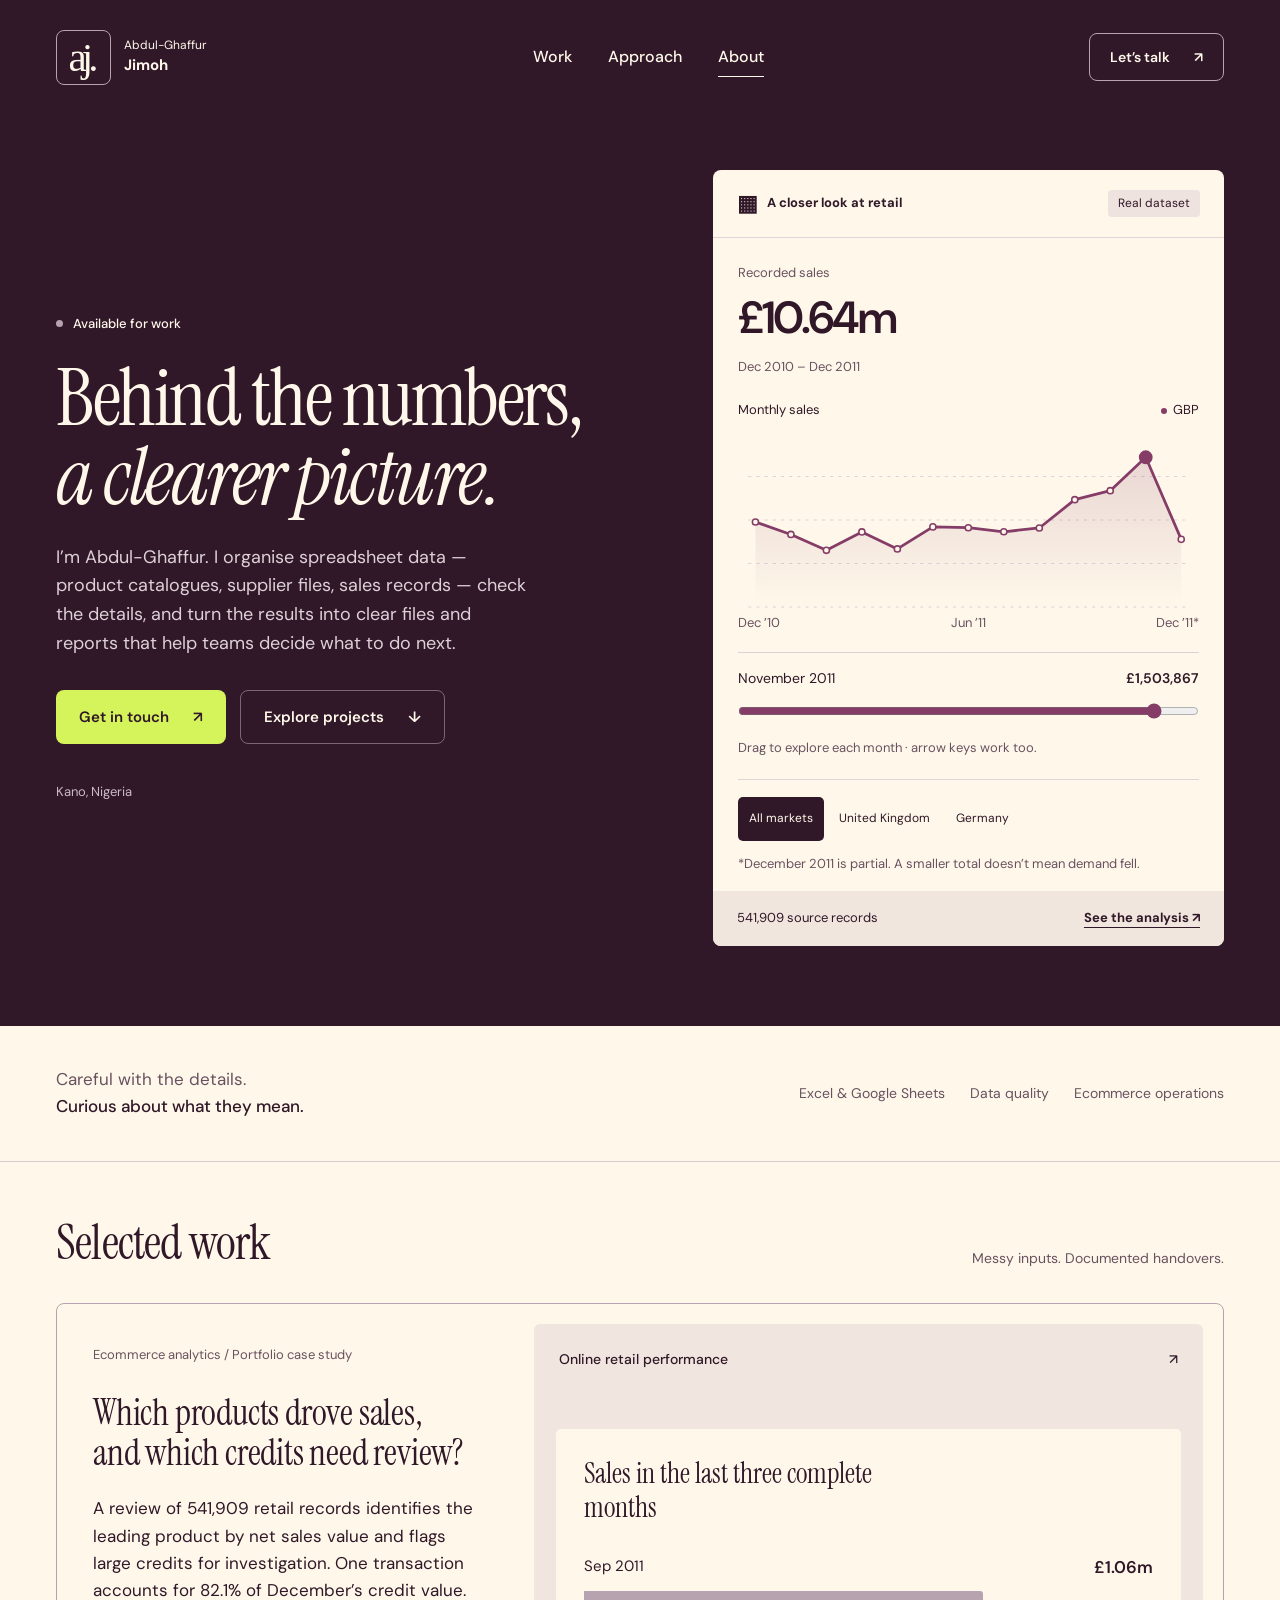
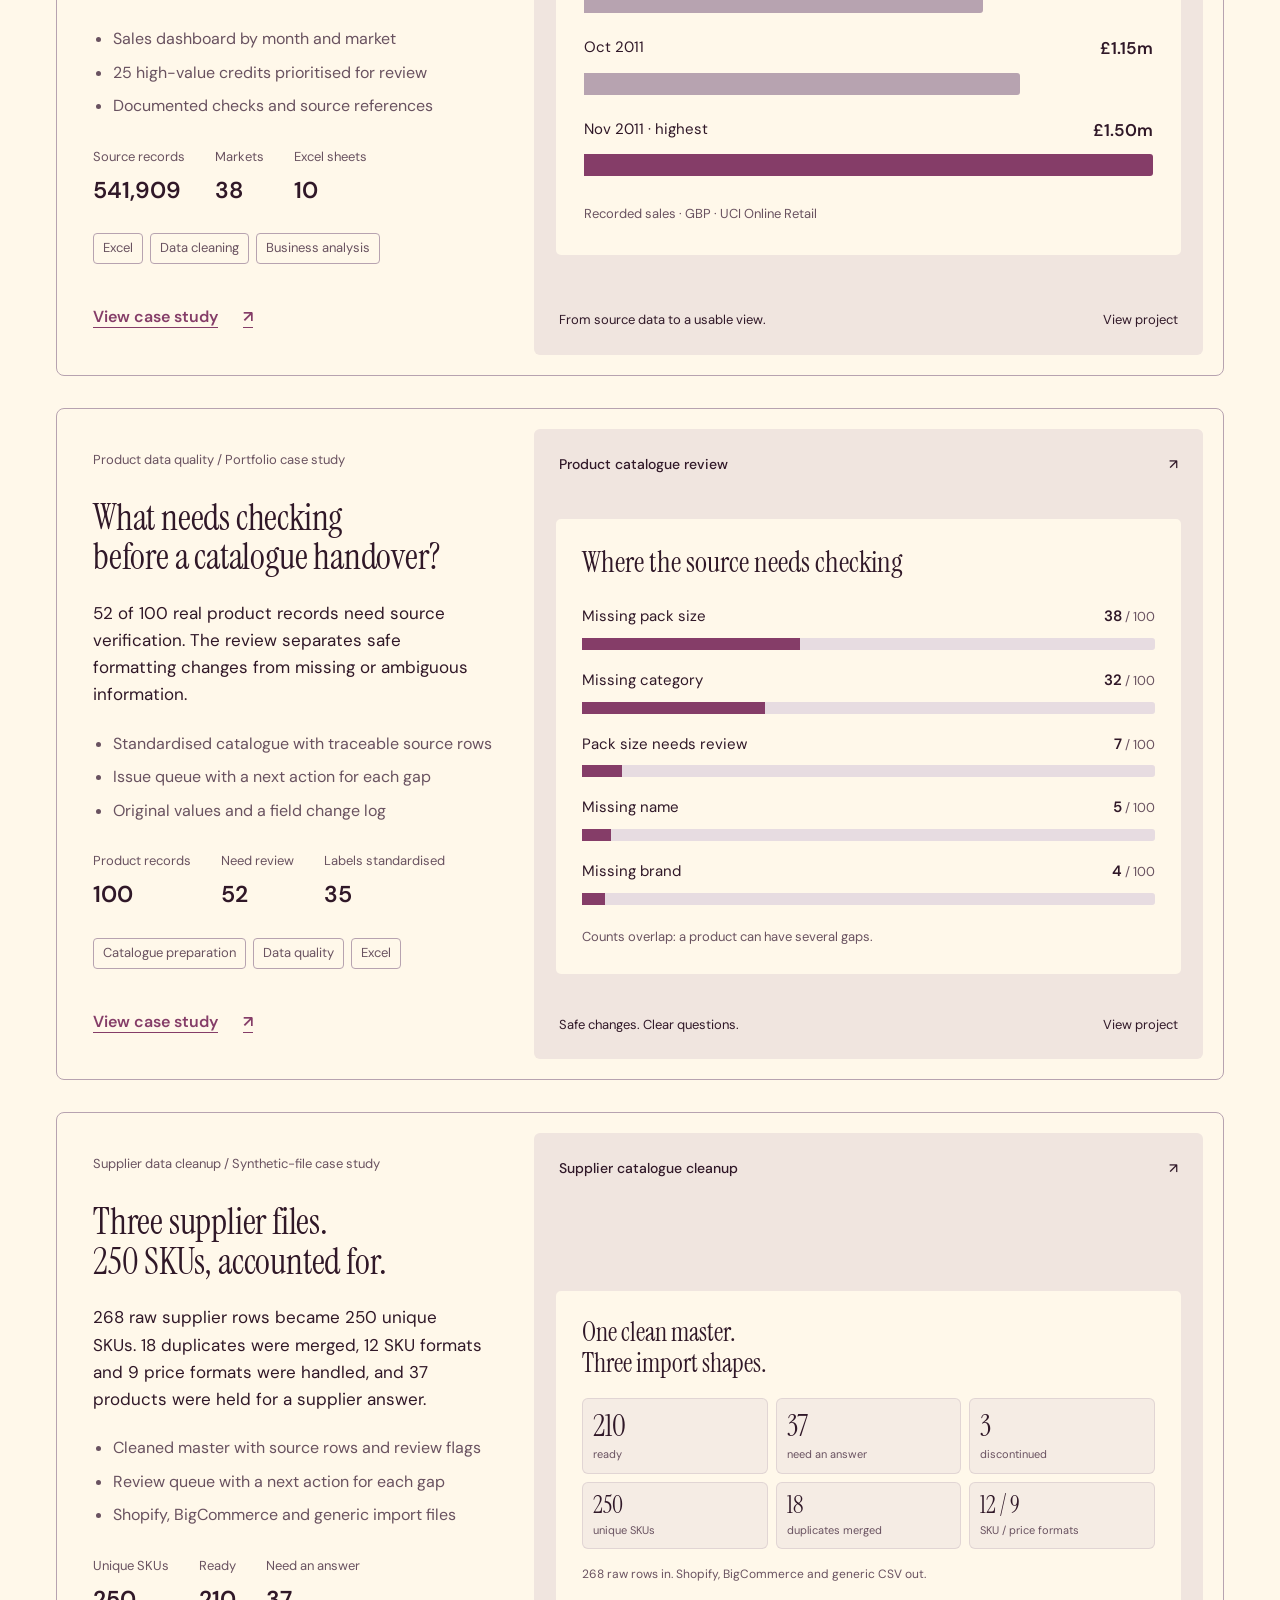
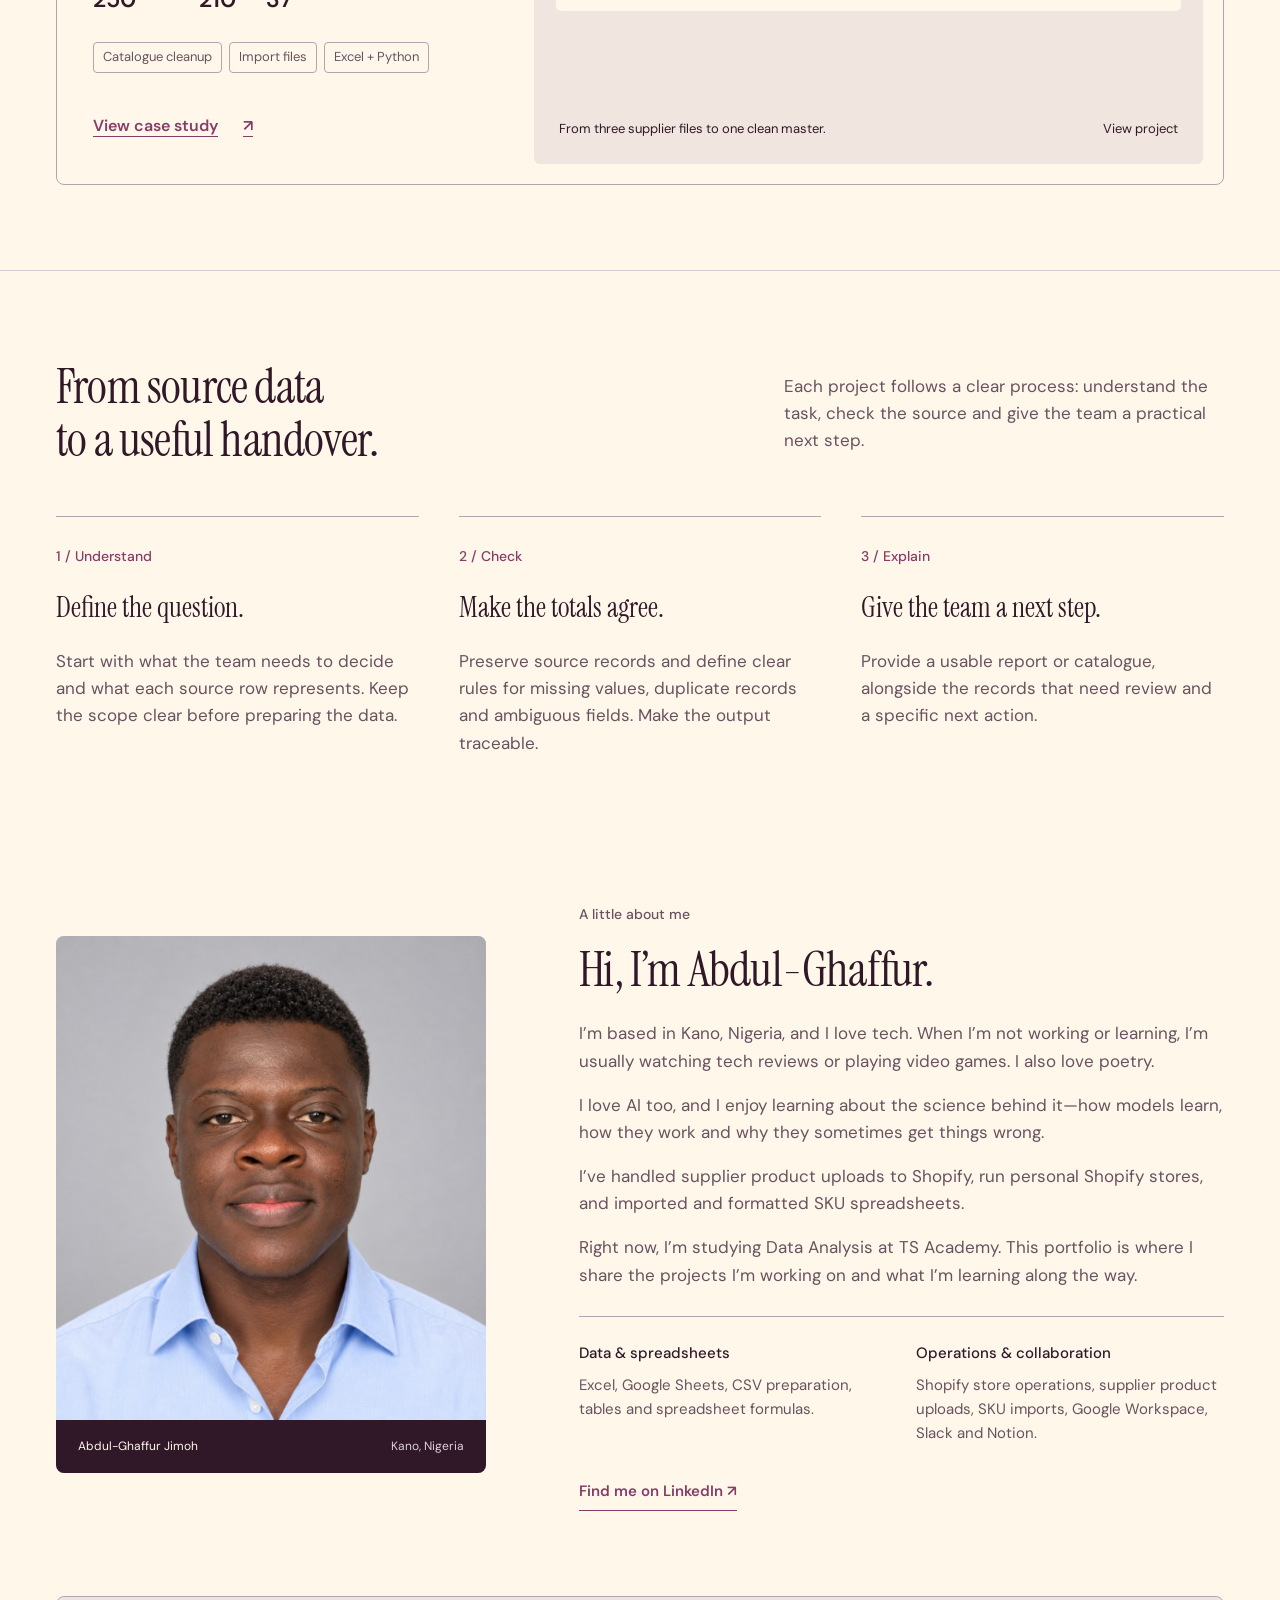
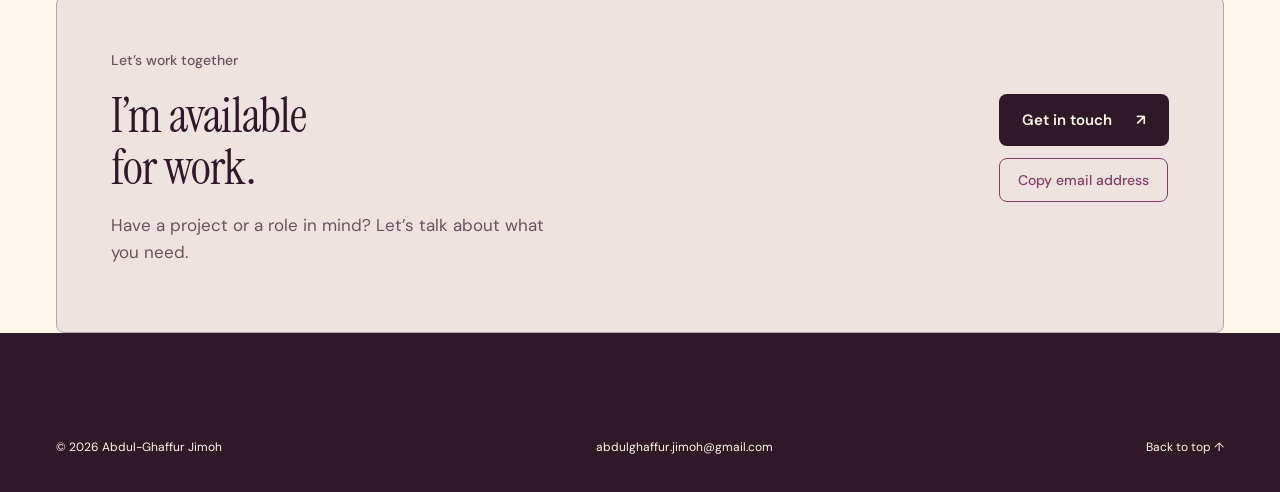
<file: index.html>
<!doctype html>
<html lang="en"><head><meta charset="utf-8"><meta name="viewport" content="width=device-width,initial-scale=1"><meta name="theme-color" content="#301828"><title>Abdul-Ghaffur Jimoh | Data Analyst Portfolio</title><meta name="description" content="Practical data analysis and product-catalogue cleanup by Abdul-Ghaffur Jimoh: clear business questions, Excel projects and documented, import-ready handovers."><link rel="icon" href="portfolio-mark.svg?v=3" type="image/svg+xml"><link rel="preconnect" href="https://fonts.googleapis.com"><link rel="preconnect" href="https://fonts.gstatic.com" crossorigin><link href="https://fonts.googleapis.com/css2?family=Instrument+Serif:ital@0;1&family=DM+Sans:wght@400;500;600&display=swap" rel="stylesheet"><link rel="stylesheet" href="style.css"><link rel="stylesheet" href="editorial.css?v=about-4"><script src="app.js?v=2" defer></script><link rel="canonical" href="https://abdulghaffurjimoh.github.io/"><meta name="author" content="Abdul-Ghaffur Jimoh"><meta property="og:type" content="website"><meta property="og:site_name" content="Abdul-Ghaffur Jimoh"><meta property="og:title" content="Abdul-Ghaffur Jimoh | Data Analyst Portfolio"><meta property="og:description" content="Practical data analysis and product-catalogue cleanup by Abdul-Ghaffur Jimoh: clear business questions, Excel projects and documented, import-ready handovers."><meta property="og:url" content="https://abdulghaffurjimoh.github.io/"><meta property="og:image" content="https://abdulghaffurjimoh.github.io/portfolio-social.jpg"><meta property="og:image:width" content="1200"><meta property="og:image:height" content="630"><meta property="og:image:alt" content="Abdul-Ghaffur Jimoh — Data Analysis Portfolio"><meta name="twitter:card" content="summary_large_image"><meta name="twitter:title" content="Abdul-Ghaffur Jimoh | Data Analyst Portfolio"><meta name="twitter:description" content="Practical data analysis and product-catalogue cleanup by Abdul-Ghaffur Jimoh: clear business questions, Excel projects and documented, import-ready handovers."><meta name="twitter:image" content="https://abdulghaffurjimoh.github.io/portfolio-social.jpg"><link rel="stylesheet" href="interactions.css?v=4"><script src="interactions.js?v=3" defer></script><link rel="stylesheet" href="catalogue.css?v=3"></head>
<body class="home-page"><a class="skip" href="#main">Skip to content</a><header class="site-header wrap"><a class="brand" href="index.html" aria-label="Abdul-Ghaffur Jimoh home"><span class="mark">aj<span>.</span></span><span>Abdul-Ghaffur<br><b>Jimoh</b></span></a><button class="menu-toggle" type="button" aria-expanded="false" aria-controls="primary-navigation"><span class="menu-label">Menu</span><span class="menu-icon" aria-hidden="true"></span></button><nav id="primary-navigation" aria-label="Main navigation"><a href="#work">Work</a><a href="#approach">Approach</a><a href="#about">About</a><a class="menu-contact" href="mailto:abdulghaffur.jimoh@gmail.com">Get in touch <span aria-hidden="true">↗</span></a></nav><a class="nav-contact" href="mailto:abdulghaffur.jimoh@gmail.com">Let’s talk <span aria-hidden="true">↗</span></a></header>
<main id="main"><section class="hero wrap"><div class="hero-copy"><div class="availability"><span></span>Available for work</div><h1>Behind the numbers,<br><em>a clearer picture.</em></h1><p>I’m Abdul-Ghaffur. I organise spreadsheet data — product catalogues, supplier files, sales records — check the details, and turn the results into clear files and reports that help teams decide what to do next.</p><div class="hero-actions"><a class="button primary" href="mailto:abdulghaffur.jimoh@gmail.com">Get in touch <span aria-hidden="true">↗</span></a><a class="button secondary" href="#work">Explore projects <span aria-hidden="true">↓</span></a></div><div class="hero-foot"><span>Kano, Nigeria</span></div></div>
<div class="exhibit"><div class="exhibit-top"><span class="exhibit-title"><span class="tiny-grid" aria-hidden="true">▦</span> A closer look at retail</span><span class="live-label">Real dataset</span></div><div class="exhibit-content"><div class="exhibit-number"><span>Recorded sales</span><strong id="sales-value">£10.64m</strong><span class="exhibit-period">Dec 2010 – Dec 2011</span></div><div class="chart-heading"><span>Monthly sales</span><span class="legend-dot">GBP</span></div><div class="chart-container" id="retail-chart" role="img" aria-label="Monthly sales trend: November 2011 was the highest complete month"></div><div class="chart-months"><span>Dec ’10</span><span>Jun ’11</span><span>Dec ’11*</span></div><div class="market-control" role="group" aria-label="Choose market"><button class="active" type="button" data-market="All" aria-pressed="true">All markets</button><button type="button" data-market="United Kingdom" aria-pressed="false">United Kingdom</button><button type="button" data-market="Germany" aria-pressed="false">Germany</button></div><p class="chart-note">*December 2011 is partial. A smaller total doesn’t mean demand fell.</p></div><div class="exhibit-bottom"><span>541,909 source records</span><a href="retail-case-study.html">See the analysis <span aria-hidden="true">↗</span></a></div></div></section>
<div class="intro-band wrap"><p>Careful with the details.<br><b>Curious about what they mean.</b></p><div><span>Excel & Google Sheets</span><span>Data quality</span><span>Ecommerce operations</span></div></div>
<section id="work" class="work-section"><div class="wrap"><div class="section-heading"><h2>Selected work</h2><span>Messy inputs. Documented handovers.</span></div><article class="featured-project"><div class="project-copy"><span class="project-type">Ecommerce analytics / Portfolio case study</span><h3>Which products drove sales,<br>and which credits need review?</h3><p>A review of 541,909 retail records identifies the leading product by net sales value and flags large credits for investigation. One transaction accounts for 82.1% of December’s credit value.</p><ul class="project-deliverables"><li>Sales dashboard by month and market</li><li>25 high-value credits prioritised for review</li><li>Documented checks and source references</li></ul><dl class="project-facts"><div><dt>Source records</dt><dd>541,909</dd></div><div><dt>Markets</dt><dd>38</dd></div><div><dt>Excel sheets</dt><dd>10</dd></div></dl><div class="project-tags"><span>Excel</span><span>Data cleaning</span><span>Business analysis</span></div><a class="case-link" href="retail-case-study.html">View case study <span aria-hidden="true">↗</span></a></div><a class="project-art" href="retail-case-study.html" aria-label="Explore the ecommerce analysis case study"><div class="project-art-top"><span>Online retail performance</span><span aria-hidden="true">↗</span></div><div class="project-preview"><div class="sales-preview" role="img" aria-label="Sales in the last three complete months: September 2011 £1.06 million; October £1.15 million; November £1.50 million, the highest complete month."><p>Sales in the last three complete months</p><div class="preview-row"><span>Sep 2011</span><strong>£1.06m</strong><i style="--bar:70.2%"></i></div><div class="preview-row"><span>Oct 2011</span><strong>£1.15m</strong><i style="--bar:76.6%"></i></div><div class="preview-row highlight"><span>Nov 2011 · highest</span><strong>£1.50m</strong><i style="--bar:100%"></i></div><small>Recorded sales · GBP · UCI Online Retail</small></div></div><div class="project-art-caption"><span>From source data to a usable view.</span><span>View project</span></div></a></article><article class="featured-project catalogue-feature"><div class="project-copy"><span class="project-type">Product data quality / Portfolio case study</span><h3>What needs checking<br>before a catalogue handover?</h3><p>52 of 100 real product records need source verification. The review separates safe formatting changes from missing or ambiguous information.</p><ul class="project-deliverables"><li>Standardised catalogue with traceable source rows</li><li>Issue queue with a next action for each gap</li><li>Original values and a field change log</li></ul><dl class="project-facts"><div><dt>Product records</dt><dd>100</dd></div><div><dt>Need review</dt><dd>52</dd></div><div><dt>Labels standardised</dt><dd>35</dd></div></dl><div class="project-tags"><span>Catalogue preparation</span><span>Data quality</span><span>Excel</span></div><a class="case-link" href="catalogue-case-study.html">View case study <span aria-hidden="true">↗</span></a></div><a class="project-art" href="catalogue-case-study.html" aria-label="Explore the product catalogue review"><div class="project-art-top"><span>Product catalogue review</span><span aria-hidden="true">↗</span></div><div class="project-preview catalogue-preview"><h4>Where the source needs checking</h4><div class="quality-chart" role="img" aria-label="Products with each issue, out of 100: 38 missing pack size; 32 missing category; 7 pack sizes need review; 5 missing names; 4 missing brands."><div class="quality-bar"><div><span>Missing pack size</span><strong>38<small> / 100</small></strong></div><div class="bar-track"><span style="width:38%"></span></div></div><div class="quality-bar"><div><span>Missing category</span><strong>32<small> / 100</small></strong></div><div class="bar-track"><span style="width:32%"></span></div></div><div class="quality-bar"><div><span>Pack size needs review</span><strong>7<small> / 100</small></strong></div><div class="bar-track"><span style="width:7%"></span></div></div><div class="quality-bar"><div><span>Missing name</span><strong>5<small> / 100</small></strong></div><div class="bar-track"><span style="width:5%"></span></div></div><div class="quality-bar"><div><span>Missing brand</span><strong>4<small> / 100</small></strong></div><div class="bar-track"><span style="width:4%"></span></div></div></div><p>Counts overlap: a product can have several gaps.</p></div><div class="project-art-caption"><span>Safe changes. Clear questions.</span><span>View project</span></div></a></article><article class="featured-project catalogue-feature supplier-feature" id="supplier-work"><div class="project-copy"><span class="project-type">Supplier data cleanup / Synthetic-file case study</span><h3>Three supplier files.<br>250 SKUs, accounted for.</h3><p>268 raw supplier rows became 250 unique SKUs. 18 duplicates were merged, 12 SKU formats and 9 price formats were handled, and 37 products were held for a supplier answer.</p><ul class="project-deliverables"><li>Cleaned master with source rows and review flags</li><li>Review queue with a next action for each gap</li><li>Shopify, BigCommerce and generic import files</li></ul><dl class="project-facts"><div><dt>Unique SKUs</dt><dd>250</dd></div><div><dt>Ready</dt><dd>210</dd></div><div><dt>Need an answer</dt><dd>37</dd></div></dl><div class="project-tags"><span>Catalogue cleanup</span><span>Import files</span><span>Excel + Python</span></div><a class="case-link" href="supplier-catalogue-case-study.html">View case study <span aria-hidden="true">↗</span></a></div><a class="project-art" href="supplier-catalogue-case-study.html" aria-label="Explore the supplier catalogue cleanup case study"><div class="project-art-top"><span>Supplier catalogue cleanup</span><span aria-hidden="true">↗</span></div><div class="project-preview catalogue-preview supplier-preview"><h4>One clean master.<br>Three import shapes.</h4><div class="supplier-stat-grid" role="img" aria-label="250 SKUs: 210 ready, 37 need a supplier answer, 3 discontinued."><div><strong>210</strong><span>ready</span></div><div><strong>37</strong><span>need an answer</span></div><div><strong>3</strong><span>discontinued</span></div></div><div class="supplier-stat-grid supplier-stat-grid-secondary" role="img" aria-label="250 unique SKUs, 18 duplicate rows merged, 12 SKU formats and 9 price formats handled."><div><strong>250</strong><span>unique SKUs</span></div><div><strong>18</strong><span>duplicates merged</span></div><div><strong>12 / 9</strong><span>SKU / price formats</span></div></div><p>268 raw rows in. Shopify, BigCommerce and generic CSV out.</p></div><div class="project-art-caption"><span>From three supplier files to one clean master.</span><span>View project</span></div></a></article></div></section>
<section id="approach" class="approach wrap"><div class="section-heading"><h2>From source data<br>to a useful handover.</h2><p>Each project follows a clear process: understand the task, check the source and give the team a practical next step.</p></div><div class="approach-grid"><article><span class="step">1 / Understand</span><h3>Define the question.</h3><p>Start with what the team needs to decide and what each source row represents. Keep the scope clear before preparing the data.</p></article><article><span class="step">2 / Check</span><h3>Make the totals agree.</h3><p>Preserve source records and define clear rules for missing values, duplicate records and ambiguous fields. Make the output traceable.</p></article><article><span class="step">3 / Explain</span><h3>Give the team a next step.</h3><p>Provide a usable report or catalogue, alongside the records that need review and a specific next action.</p></article></div></section>
<section id="about" class="about-section wrap"><figure class="about-art portrait"><img src="abdul-ghaffur-jimoh.jpg" width="1254" height="1254" alt="Abdul-Ghaffur Jimoh wearing a light blue shirt" loading="lazy"><figcaption>Abdul-Ghaffur Jimoh<span>Kano, Nigeria</span></figcaption></figure><div class="about-copy"><span class="section-label">A little about me</span><h2>Hi, I’m Abdul-Ghaffur.</h2><p>I’m based in Kano, Nigeria, and I love tech. When I’m not working or learning, I’m usually watching tech reviews or playing video games. I also love poetry.</p><p>I love AI too, and I enjoy learning about the science behind it—how models learn, how they work and why they sometimes get things wrong.</p><p>I’ve handled supplier product uploads to Shopify, run personal Shopify stores, and imported and formatted SKU spreadsheets.</p><p>Right now, I’m studying Data Analysis at TS Academy. This portfolio is where I share the projects I’m working on and what I’m learning along the way.</p><div class="tool-list"><div><h3>Data & spreadsheets</h3><p>Excel, Google Sheets, CSV preparation, tables and spreadsheet formulas.</p></div><div><h3>Operations & collaboration</h3><p>Shopify store operations, supplier product uploads, SKU imports, Google Workspace, Slack and Notion.</p></div></div><a class="text-link" href="https://www.linkedin.com/in/lexceez/" target="_blank" rel="noopener noreferrer">Find me on LinkedIn <span aria-hidden="true">↗</span></a></div></section>
<section class="contact-section wrap" id="contact"><div><span class="section-label">Let’s work together</span><h2>I’m available<br>for work.</h2><p>Have a project or a role in mind? Let’s talk about what you need.</p></div><a class="button primary" href="mailto:abdulghaffur.jimoh@gmail.com">Get in touch <span aria-hidden="true">↗</span></a></section></main>
<footer class="site-footer wrap"><span>© <span data-year>2026</span> Abdul-Ghaffur Jimoh</span><a href="mailto:abdulghaffur.jimoh@gmail.com">abdulghaffur.jimoh@gmail.com</a><a href="#main">Back to top ↑</a></footer></body></html>
</file>
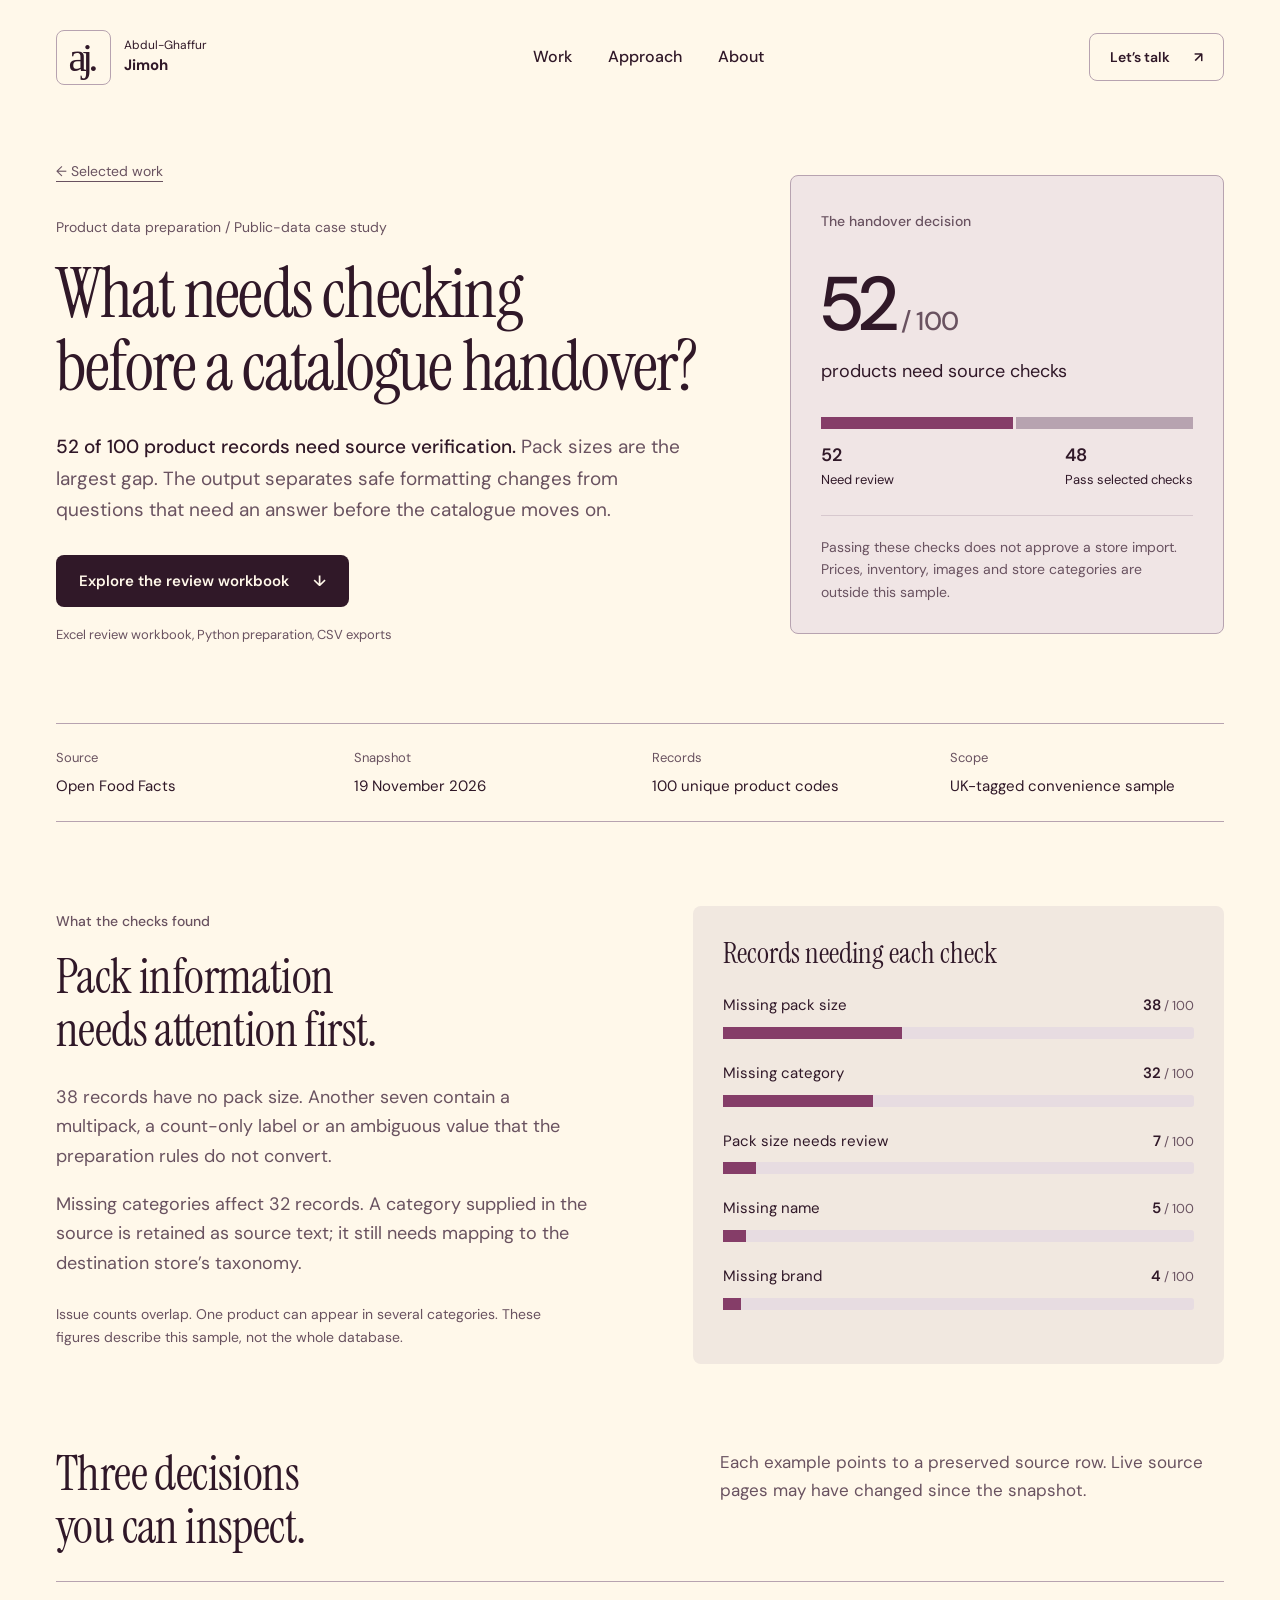
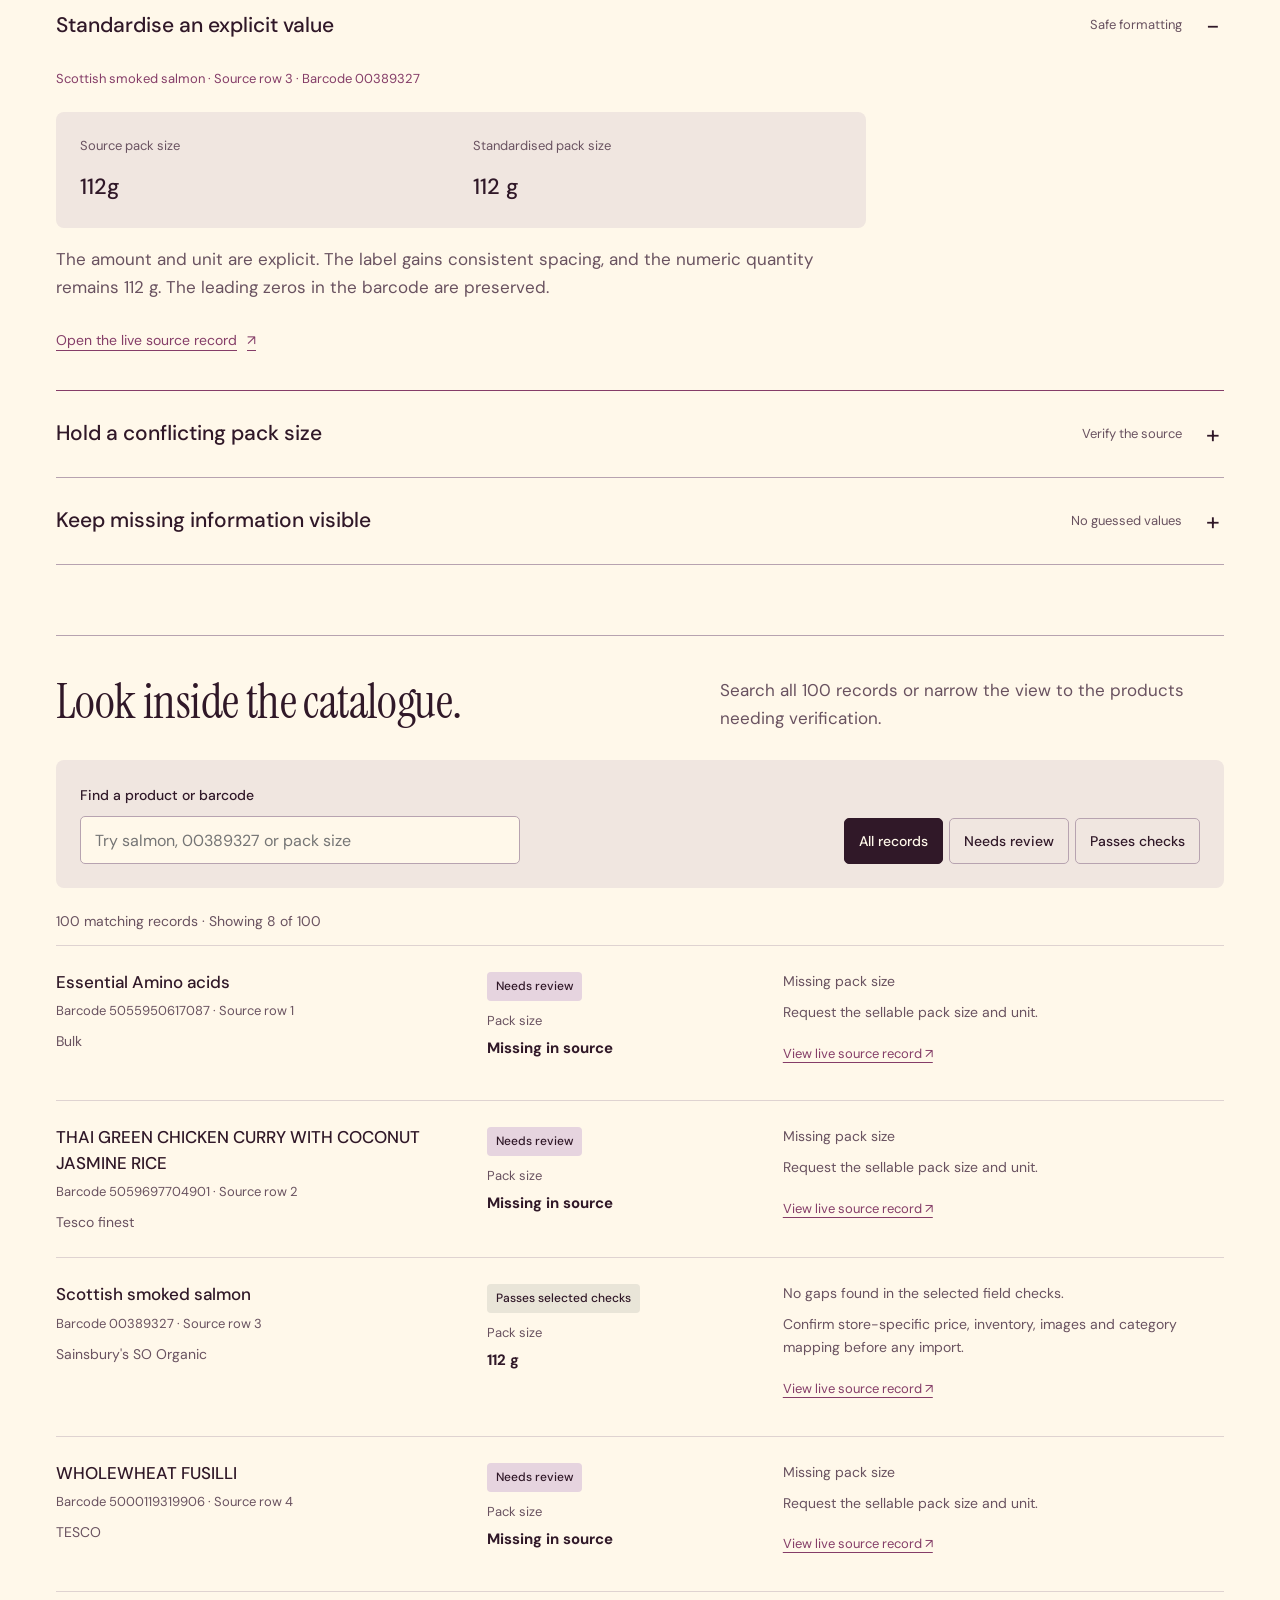
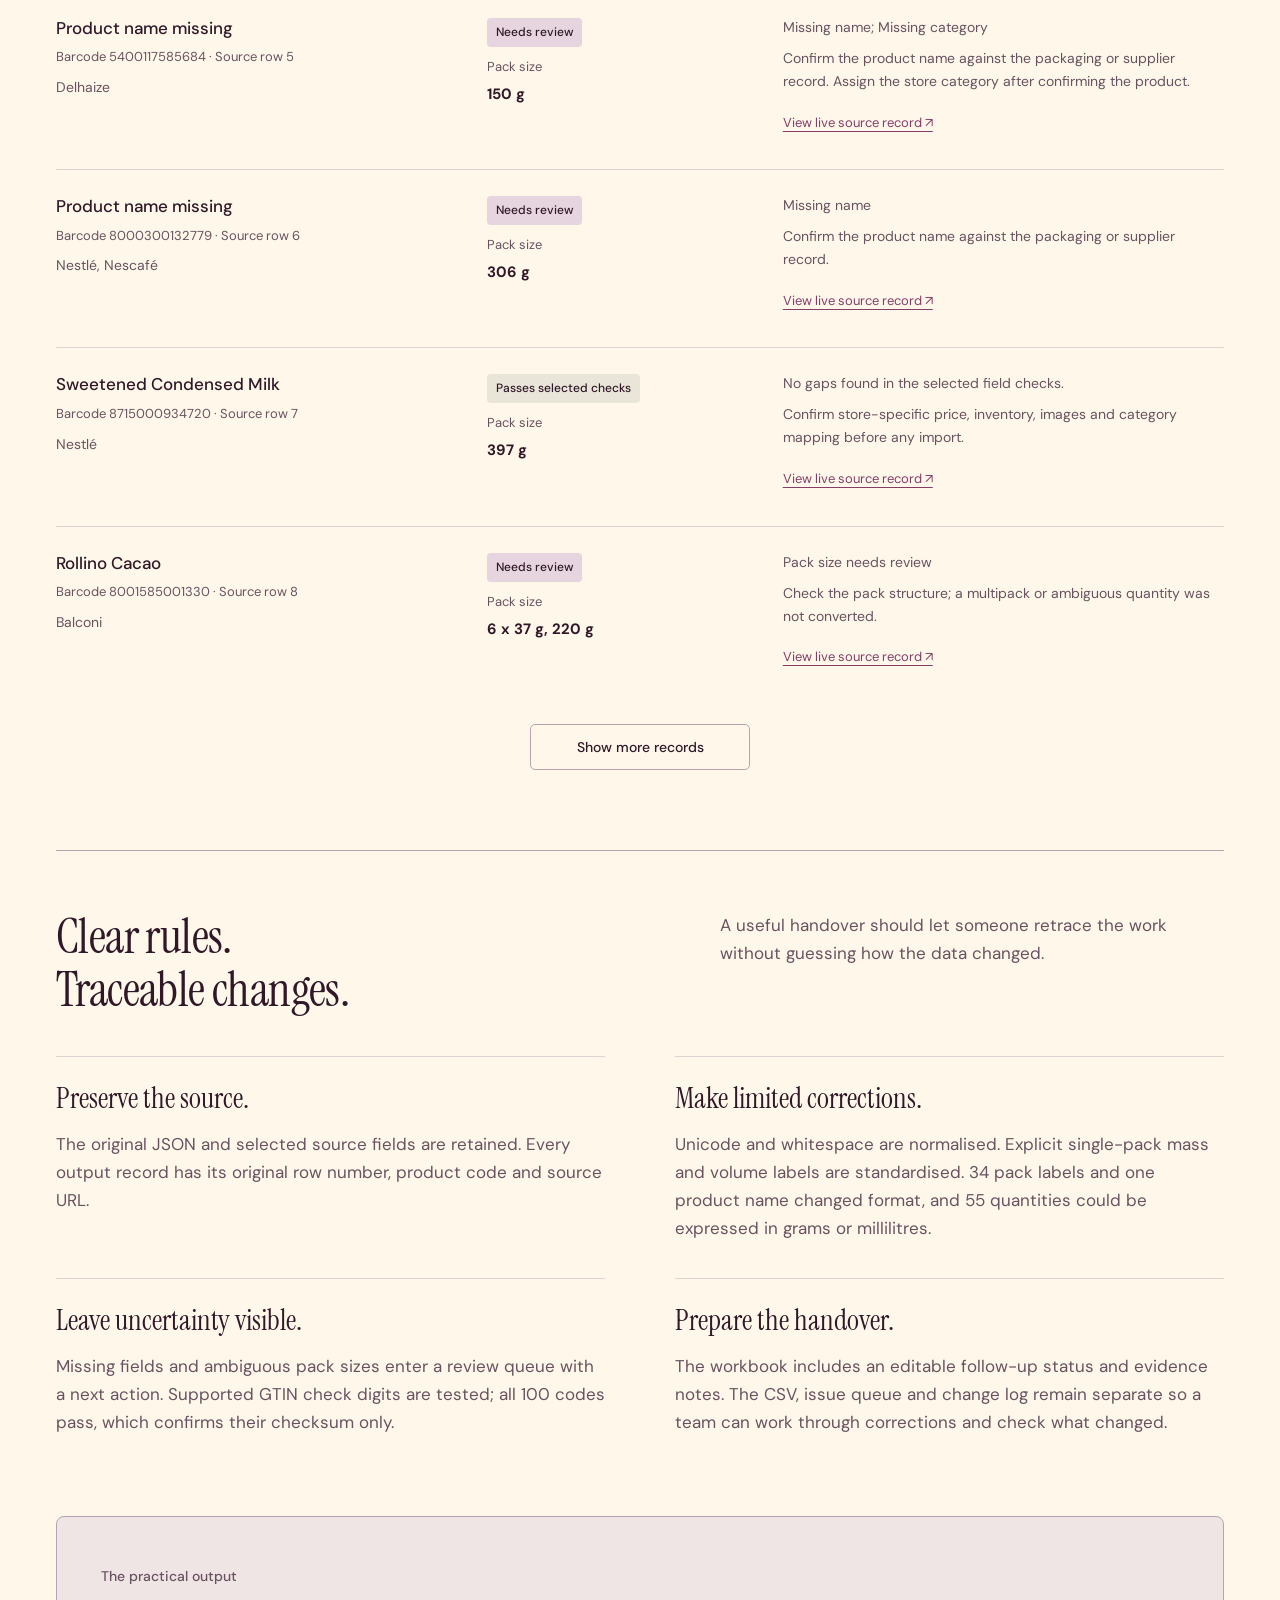
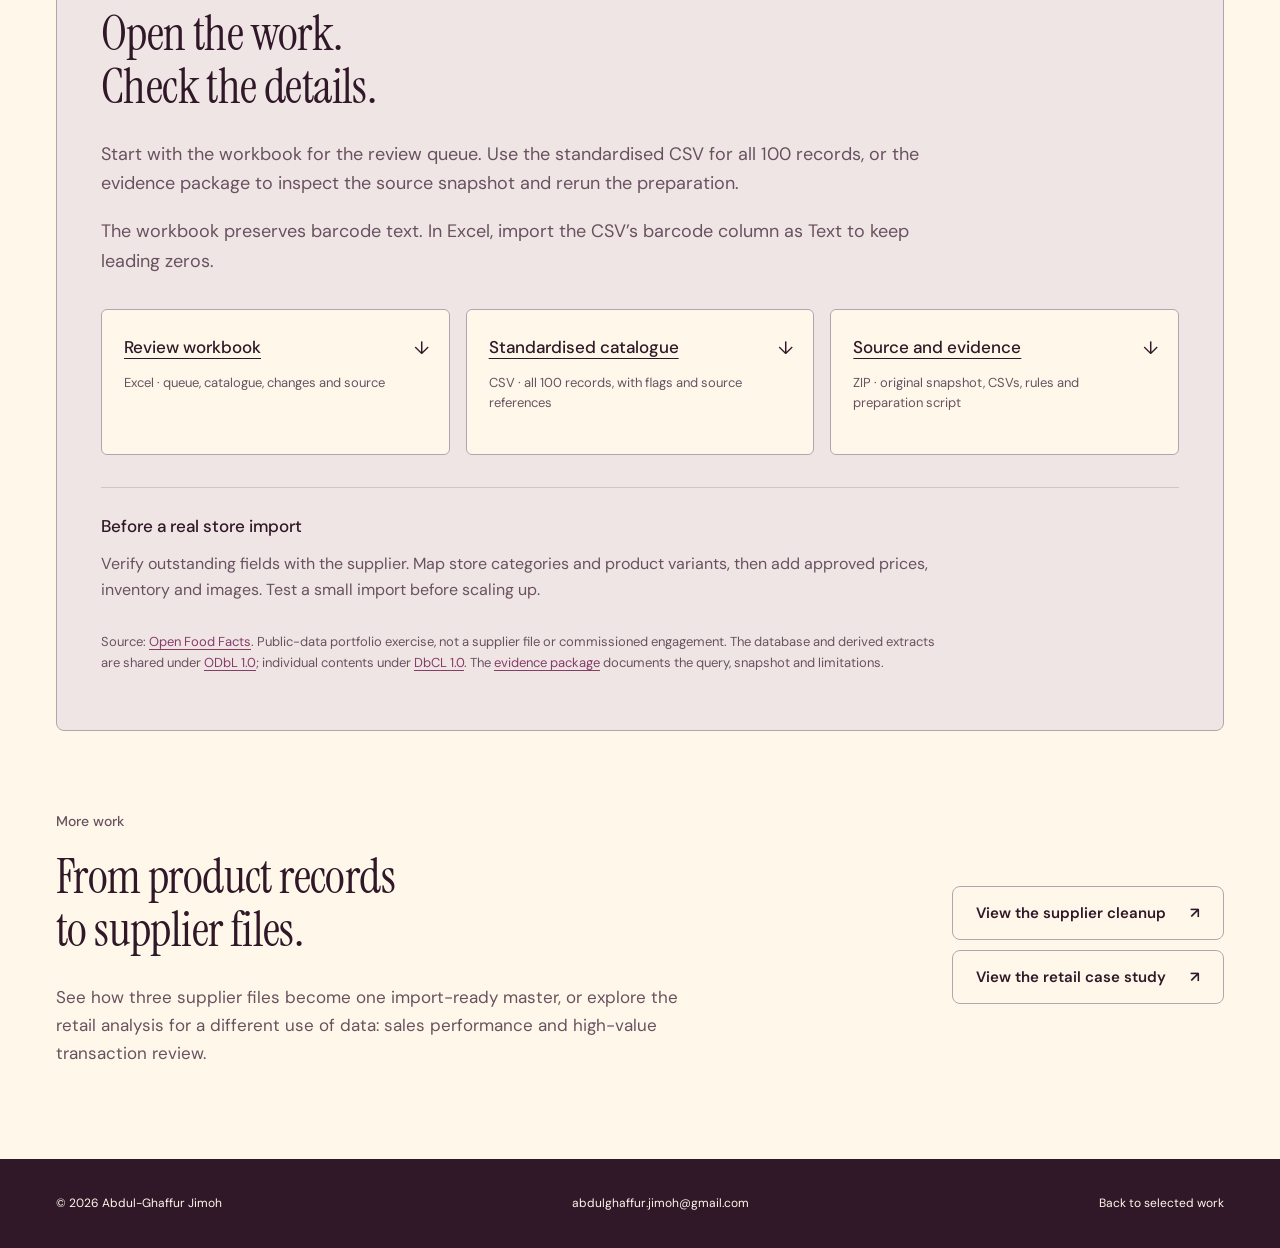
<file: catalogue-case-study.html>
<!doctype html><html lang="en"><head><meta charset="utf-8"><meta name="viewport" content="width=device-width,initial-scale=1"><meta name="theme-color" content="#FFF8EA"><title>Product Catalogue Quality Review | Abdul-Ghaffur Jimoh</title><meta name="description" content="A practical review of 100 real product records: 52 need source verification, 35 fields standardised, with a downloadable catalogue and review queue."><link rel="canonical" href="https://abdulghaffurjimoh.github.io/catalogue-case-study.html"><meta name="author" content="Abdul-Ghaffur Jimoh"><meta property="og:type" content="article"><meta property="og:title" content="What needs checking before a catalogue handover?"><meta property="og:description" content="100 real product records. Clear preparation rules, a traceable change log and a practical review queue."><meta property="og:url" content="https://abdulghaffurjimoh.github.io/catalogue-case-study.html"><meta property="og:image" content="https://abdulghaffurjimoh.github.io/portfolio-social.jpg"><meta name="twitter:card" content="summary_large_image"><meta name="twitter:title" content="Product Catalogue Quality Review | Abdul-Ghaffur Jimoh"><meta name="twitter:description" content="A practical catalogue review with real source records and downloadable evidence."><meta name="twitter:image" content="https://abdulghaffurjimoh.github.io/portfolio-social.jpg"><link rel="icon" href="portfolio-mark.svg?v=3" type="image/svg+xml"><link rel="preconnect" href="https://fonts.googleapis.com"><link rel="preconnect" href="https://fonts.gstatic.com" crossorigin><link href="https://fonts.googleapis.com/css2?family=Instrument+Serif:ital@0;1&family=DM+Sans:wght@400;500;600&display=swap" rel="stylesheet"><link rel="stylesheet" href="style.css"><link rel="stylesheet" href="editorial.css?v=about-4"><link rel="stylesheet" href="interactions.css?v=3"><link rel="stylesheet" href="catalogue.css?v=3"><script src="app.js?v=2" defer></script><script src="interactions.js?v=3" defer></script><script src="catalogue.js?v=1" defer></script></head><body class="case-page catalogue-page"><a class="skip" href="#main">Skip to content</a><header class="site-header wrap"><a class="brand" href="index.html" aria-label="Abdul-Ghaffur Jimoh home"><span class="mark">aj<span>.</span></span><span>Abdul-Ghaffur<br><b>Jimoh</b></span></a><button class="menu-toggle" type="button" aria-expanded="false" aria-controls="primary-navigation"><span class="menu-label">Menu</span><span class="menu-icon" aria-hidden="true"></span></button><nav id="primary-navigation" aria-label="Main navigation"><a href="index.html#work">Work</a><a href="index.html#approach">Approach</a><a href="index.html#about">About</a><a class="menu-contact" href="mailto:abdulghaffur.jimoh@gmail.com">Get in touch <span aria-hidden="true">↗</span></a></nav><a class="nav-contact" href="mailto:abdulghaffur.jimoh@gmail.com">Let’s talk <span aria-hidden="true">↗</span></a></header><main id="main">
<section class="catalogue-hero wrap"><div class="catalogue-intro"><a class="back-link" href="index.html#work">← Selected work</a><p class="project-type">Product data preparation / Public-data case study</p><h1>What needs checking<br>before a catalogue handover?</h1><p class="catalogue-deck"><strong>52 of 100 product records need source verification.</strong> Pack sizes are the largest gap. The output separates safe formatting changes from questions that need an answer before the catalogue moves on.</p><a class="button primary" href="Catalogue_Review.xlsx" download>Explore the review workbook <span aria-hidden="true">↓</span></a><p class="catalogue-tools">Excel review workbook, Python preparation, CSV exports</p></div><aside class="catalogue-verdict" aria-label="Catalogue review result"><span class="section-label">The handover decision</span><div class="verdict-main"><strong>52<span> / 100</span></strong><p>products need source checks</p></div><div class="split-track" role="img" aria-label="52 products need review; 48 pass selected checks"><span></span><span></span></div><div class="split-labels"><p><strong>52</strong> Need review</p><p><strong>48</strong> Pass selected checks</p></div><p class="verdict-note">Passing these checks does not approve a store import. Prices, inventory, images and store categories are outside this sample.</p></aside></section>
<dl class="catalogue-context wrap"><div><dt>Source</dt><dd>Open Food Facts</dd></div><div><dt>Snapshot</dt><dd>19 November 2026</dd></div><div><dt>Records</dt><dd>100 unique product codes</dd></div><div><dt>Scope</dt><dd>UK-tagged convenience sample</dd></div></dl>
<section class="catalogue-evidence wrap" id="catalogue-findings"><div><span class="section-label">What the checks found</span><h2>Pack information<br>needs attention first.</h2><p>38 records have no pack size. Another seven contain a multipack, a count-only label or an ambiguous value that the preparation rules do not convert.</p><p>Missing categories affect 32 records. A category supplied in the source is retained as source text; it still needs mapping to the destination store’s taxonomy.</p><p class="evidence-note">Issue counts overlap. One product can appear in several categories. These figures describe this sample, not the whole database.</p></div><div class="quality-evidence"><h3>Records needing each check</h3><div class="quality-chart" role="img" aria-label="Products with each issue, out of 100: 38 missing pack size; 32 missing category; 7 pack sizes need review; 5 missing names; 4 missing brands."><div class="quality-bar"><div><span>Missing pack size</span><strong>38<small> / 100</small></strong></div><div class="bar-track"><span style="width:38%"></span></div></div><div class="quality-bar"><div><span>Missing category</span><strong>32<small> / 100</small></strong></div><div class="bar-track"><span style="width:32%"></span></div></div><div class="quality-bar"><div><span>Pack size needs review</span><strong>7<small> / 100</small></strong></div><div class="bar-track"><span style="width:7%"></span></div></div><div class="quality-bar"><div><span>Missing name</span><strong>5<small> / 100</small></strong></div><div class="bar-track"><span style="width:5%"></span></div></div><div class="quality-bar"><div><span>Missing brand</span><strong>4<small> / 100</small></strong></div><div class="bar-track"><span style="width:4%"></span></div></div></div></div></section>
<section class="catalogue-decisions wrap" id="decisions"><div class="section-heading"><h2>Three decisions<br>you can inspect.</h2><p>Each example points to a preserved source row. Live source pages may have changed since the snapshot.</p></div><div class="decision-list"><details class="decision-example" open><summary><span>Standardise an explicit value</span><span class="decision-tag">Safe formatting</span></summary><div class="decision-body"><p class="example-product">Scottish smoked salmon · Source row 3 · Barcode 00389327</p><div class="before-after"><div><span>Source pack size</span><strong>112g</strong></div><div><span>Standardised pack size</span><strong>112 g</strong></div></div><p>The amount and unit are explicit. The label gains consistent spacing, and the numeric quantity remains 112 g. The leading zeros in the barcode are preserved.</p><a href="https://world.openfoodfacts.org/product/00389327" target="_blank" rel="noopener noreferrer">Open the live source record <span aria-hidden="true">↗</span></a></div></details>
<details class="decision-example"><summary><span>Hold a conflicting pack size</span><span class="decision-tag">Verify the source</span></summary><div class="decision-body"><p class="example-product">Rollino Cacao · Source row 8 · Barcode 8001585001330</p><div class="before-after"><div><span>Source pack size</span><strong>6 x 37 g, 220 g</strong></div><div><span>Derived total</span><strong>Left blank</strong></div></div><p>Six units at 37 g would total 222 g, which conflicts with 220 g in the same field. The original label stays visible. The next action is to check the packaging or supplier record before choosing a value.</p><a href="https://world.openfoodfacts.org/product/8001585001330" target="_blank" rel="noopener noreferrer">Open the live source record <span aria-hidden="true">↗</span></a></div></details>
<details class="decision-example"><summary><span>Keep missing information visible</span><span class="decision-tag">No guessed values</span></summary><div class="decision-body"><p class="example-product">Source row 5 · Barcode 5400117585684</p><div class="before-after"><div><span>Product name</span><strong>Missing in source</strong></div><div><span>Known pack size</span><strong>150 g</strong></div></div><p>The record has a brand and pack size but no product name. Those fields are insufficient to identify the item safely. The name stays blank and the product enters the review queue.</p><a href="https://world.openfoodfacts.org/product/5400117585684" target="_blank" rel="noopener noreferrer">Open the live source record <span aria-hidden="true">↗</span></a></div></details></div></section>
<section class="catalogue-records wrap" id="records"><div class="section-heading"><h2>Look inside the catalogue.</h2><p>Search all 100 records or narrow the view to the products needing verification.</p></div><div class="record-toolbar" hidden><div class="record-search"><label for="catalogue-search">Find a product or barcode</label><input type="search" id="catalogue-search" placeholder="Try salmon, 00389327 or pack size" autocomplete="off"></div><div class="record-filters" role="group" aria-label="Filter catalogue records"><button type="button" data-record-filter="all" aria-pressed="true">All records</button><button type="button" data-record-filter="review" aria-pressed="false">Needs review</button><button type="button" data-record-filter="pass" aria-pressed="false">Passes checks</button></div></div><p class="record-count" role="status" aria-live="polite">Loading the product records…</p><div class="record-results" id="catalogue-results"></div><button class="records-more" type="button" hidden>Show more records</button><noscript><p>Download the workbook or CSV below to inspect all 100 records.</p></noscript></section>
<section class="catalogue-method wrap"><div class="section-heading"><h2>Clear rules.<br>Traceable changes.</h2><p>A useful handover should let someone retrace the work without guessing how the data changed.</p></div><div class="method-grid"><article><h3>Preserve the source.</h3><p>The original JSON and selected source fields are retained. Every output record has its original row number, product code and source URL.</p></article><article><h3>Make limited corrections.</h3><p>Unicode and whitespace are normalised. Explicit single-pack mass and volume labels are standardised. 34 pack labels and one product name changed format, and 55 quantities could be expressed in grams or millilitres.</p></article><article><h3>Leave uncertainty visible.</h3><p>Missing fields and ambiguous pack sizes enter a review queue with a next action. Supported GTIN check digits are tested; all 100 codes pass, which confirms their checksum only.</p></article><article><h3>Prepare the handover.</h3><p>The workbook includes an editable follow-up status and evidence notes. The CSV, issue queue and change log remain separate so a team can work through corrections and check what changed.</p></article></div></section>
<section class="catalogue-downloads wrap" id="downloads"><span class="section-label">The practical output</span><h2>Open the work.<br>Check the details.</h2><p>Start with the workbook for the review queue. Use the standardised CSV for all 100 records, or the evidence package to inspect the source snapshot and rerun the preparation.</p><p class="csv-guidance">The workbook preserves barcode text. In Excel, import the CSV’s barcode column as Text to keep leading zeros.</p><div class="download-grid"><a href="Catalogue_Review.xlsx" download><span>Review workbook</span><small>Excel · queue, catalogue, changes and source</small><b aria-hidden="true">↓</b></a><a href="catalogue-standardised.csv" download><span>Standardised catalogue</span><small>CSV · all 100 records, with flags and source references</small><b aria-hidden="true">↓</b></a><a href="catalogue-evidence.zip" download><span>Source and evidence</span><small>ZIP · original snapshot, CSVs, rules and preparation script</small><b aria-hidden="true">↓</b></a></div><div class="catalogue-limits"><h3>Before a real store import</h3><p>Verify outstanding fields with the supplier. Map store categories and product variants, then add approved prices, inventory and images. Test a small import before scaling up.</p></div><p class="source-credit">Source: <a href="https://world.openfoodfacts.org/" target="_blank" rel="noopener noreferrer">Open Food Facts</a>. Public-data portfolio exercise, not a supplier file or commissioned engagement. The database and derived extracts are shared under <a href="https://opendatacommons.org/licenses/odbl/1-0/" target="_blank" rel="noopener noreferrer">ODbL 1.0</a>; individual contents under <a href="https://opendatacommons.org/licenses/dbcl/1-0/" target="_blank" rel="noopener noreferrer">DbCL 1.0</a>. The <a href="catalogue-evidence.zip" download>evidence package</a> documents the query, snapshot and limitations.</p></section>
<section class="catalogue-next wrap"><div><span class="section-label">More work</span><h2>From product records<br>to supplier files.</h2><p>See how three supplier files become one import-ready master, or explore the retail analysis for a different use of data: sales performance and high-value transaction review.</p></div><div class="next-actions"><a class="button outline" href="supplier-catalogue-case-study.html">View the supplier cleanup <span aria-hidden="true">↗</span></a><a class="button outline" href="retail-case-study.html">View the retail case study <span aria-hidden="true">↗</span></a></div></section></main><footer class="site-footer wrap"><span>© <span data-year>2026</span> Abdul-Ghaffur Jimoh</span><a href="mailto:abdulghaffur.jimoh@gmail.com">abdulghaffur.jimoh@gmail.com</a><a href="index.html#work">Back to selected work</a></footer></body></html>
</file>
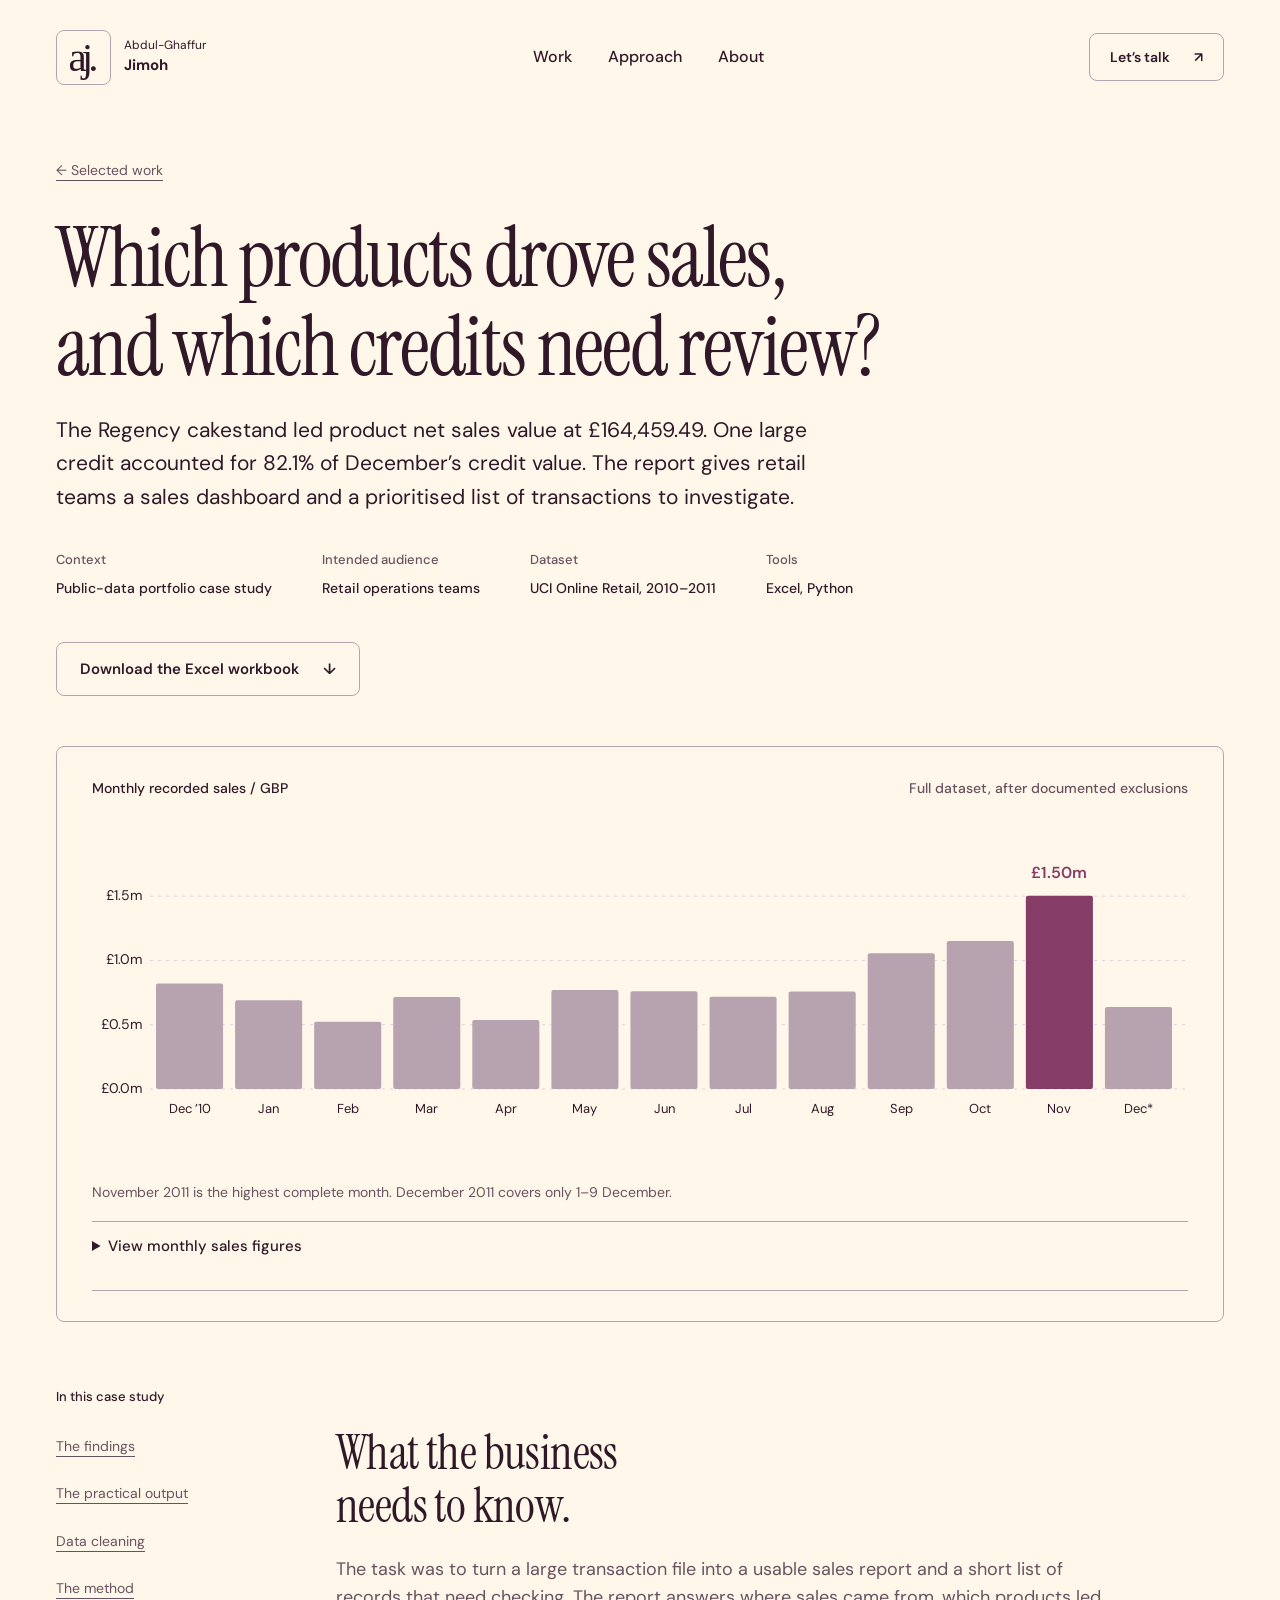
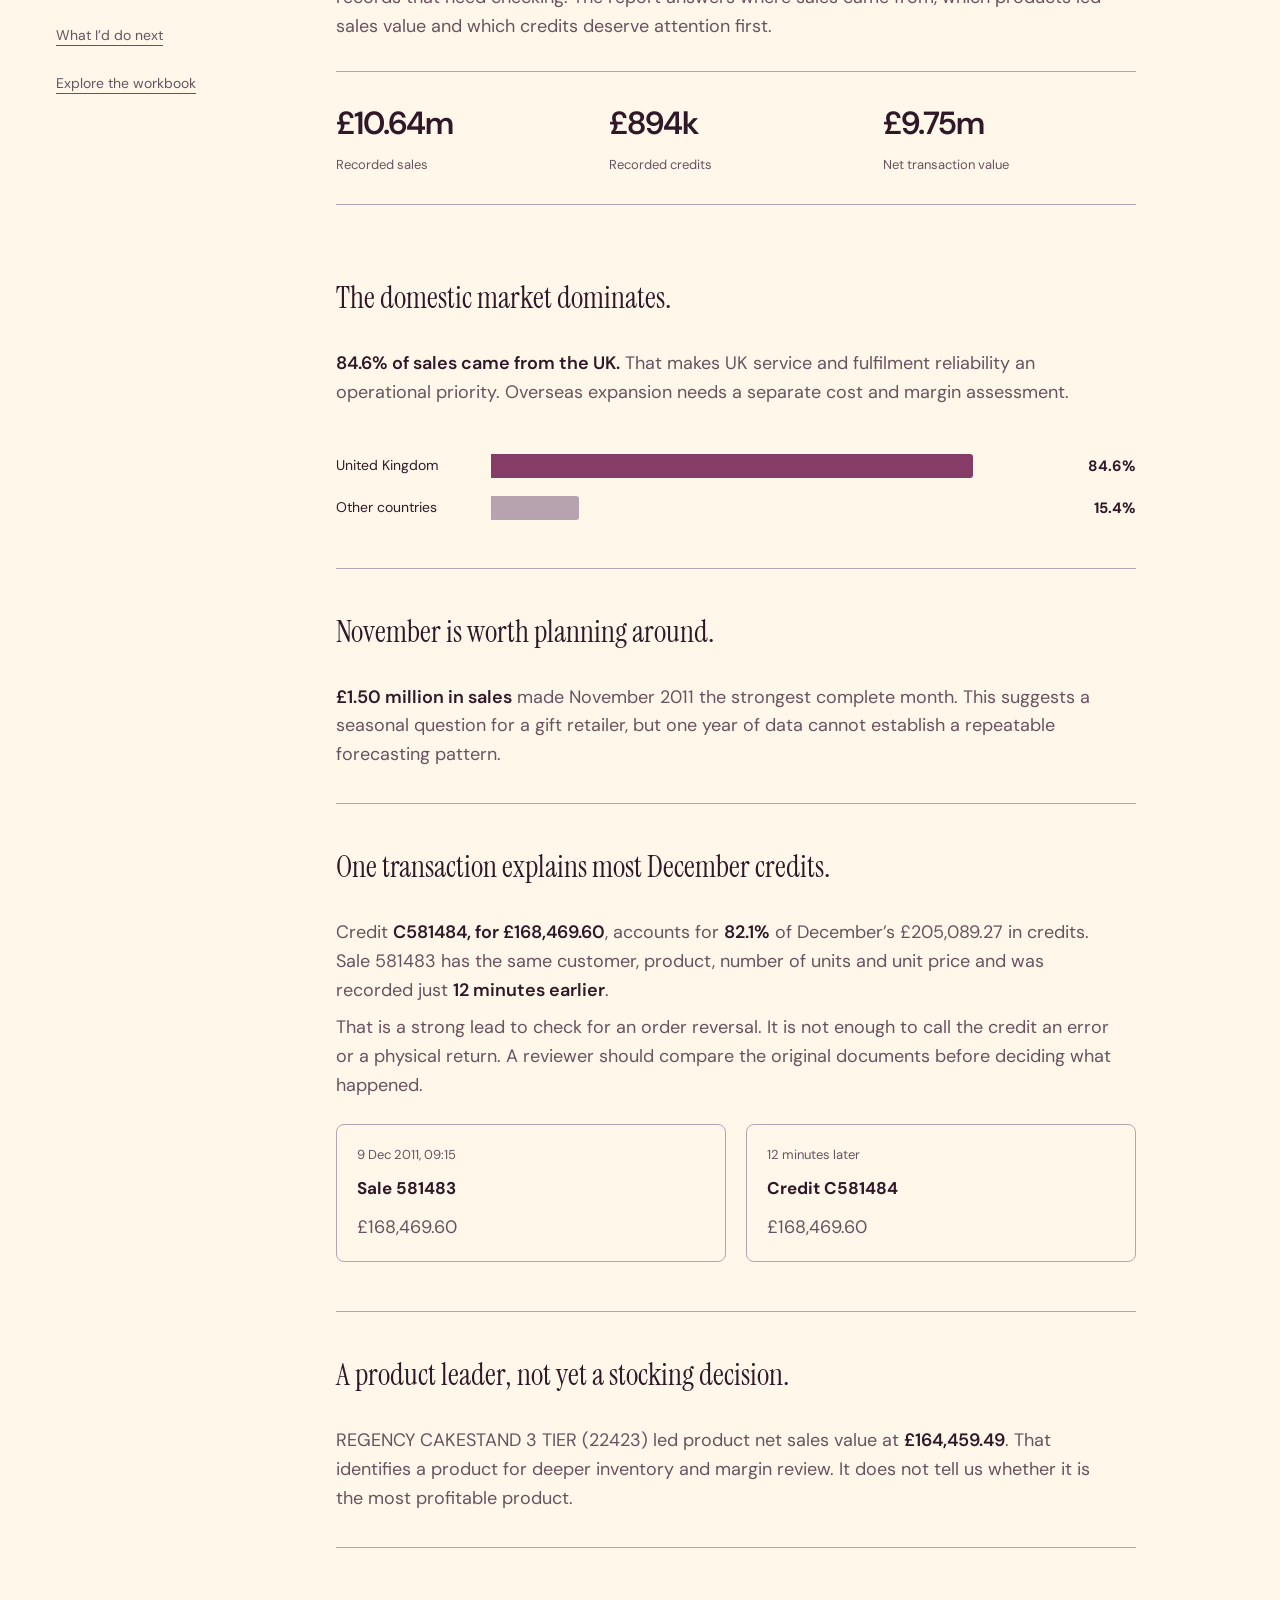
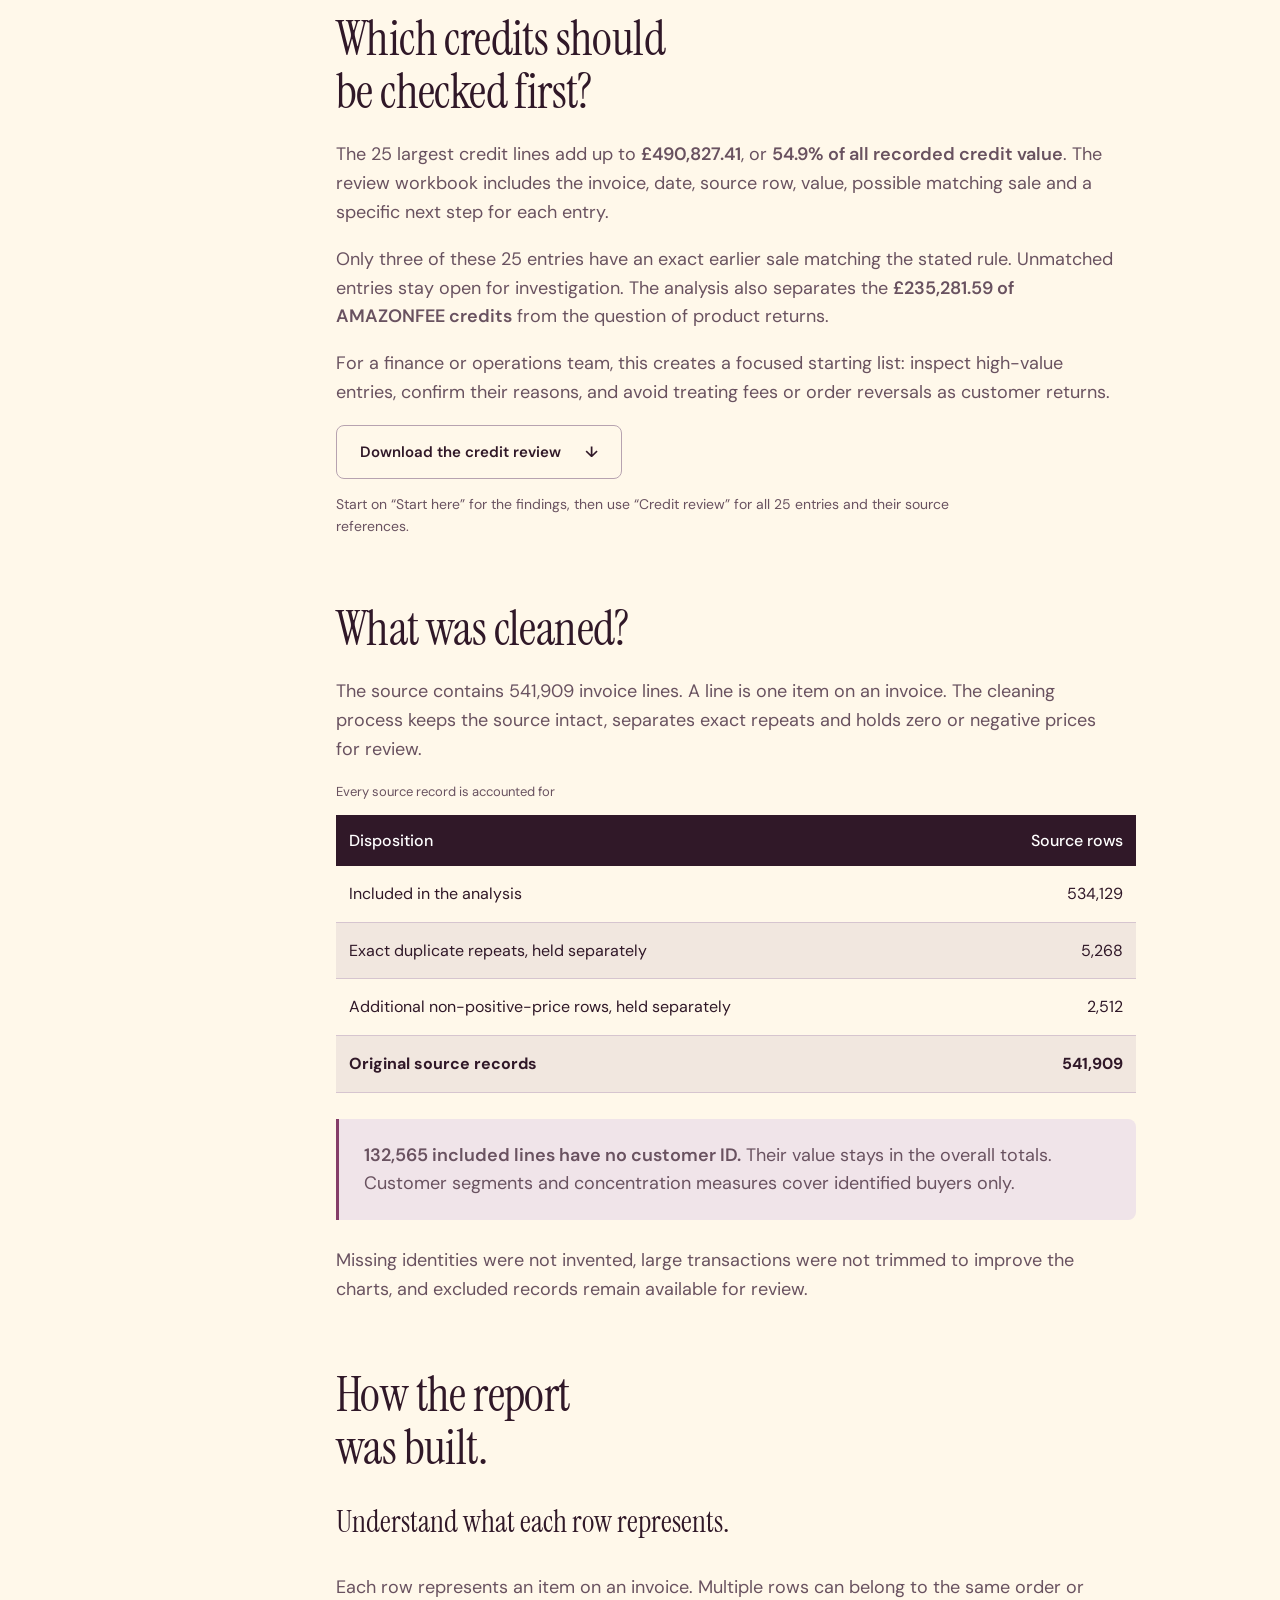
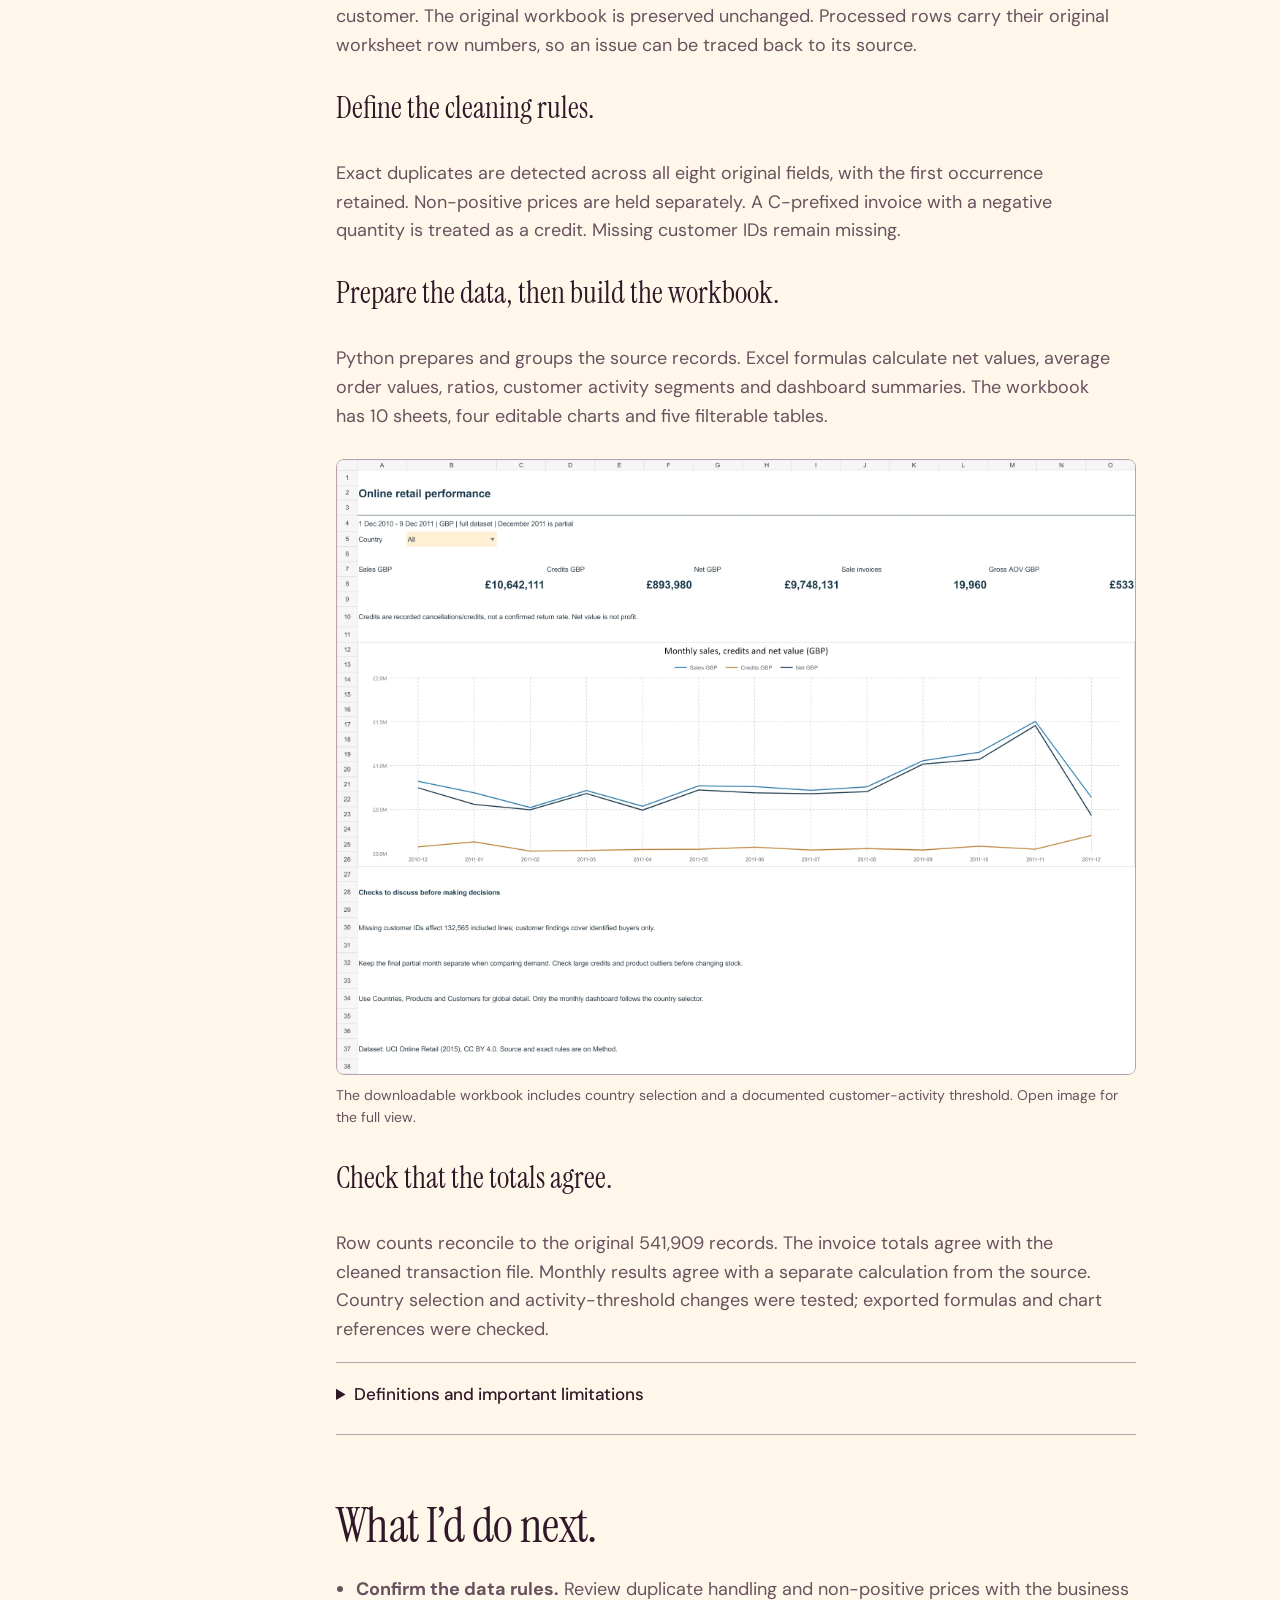
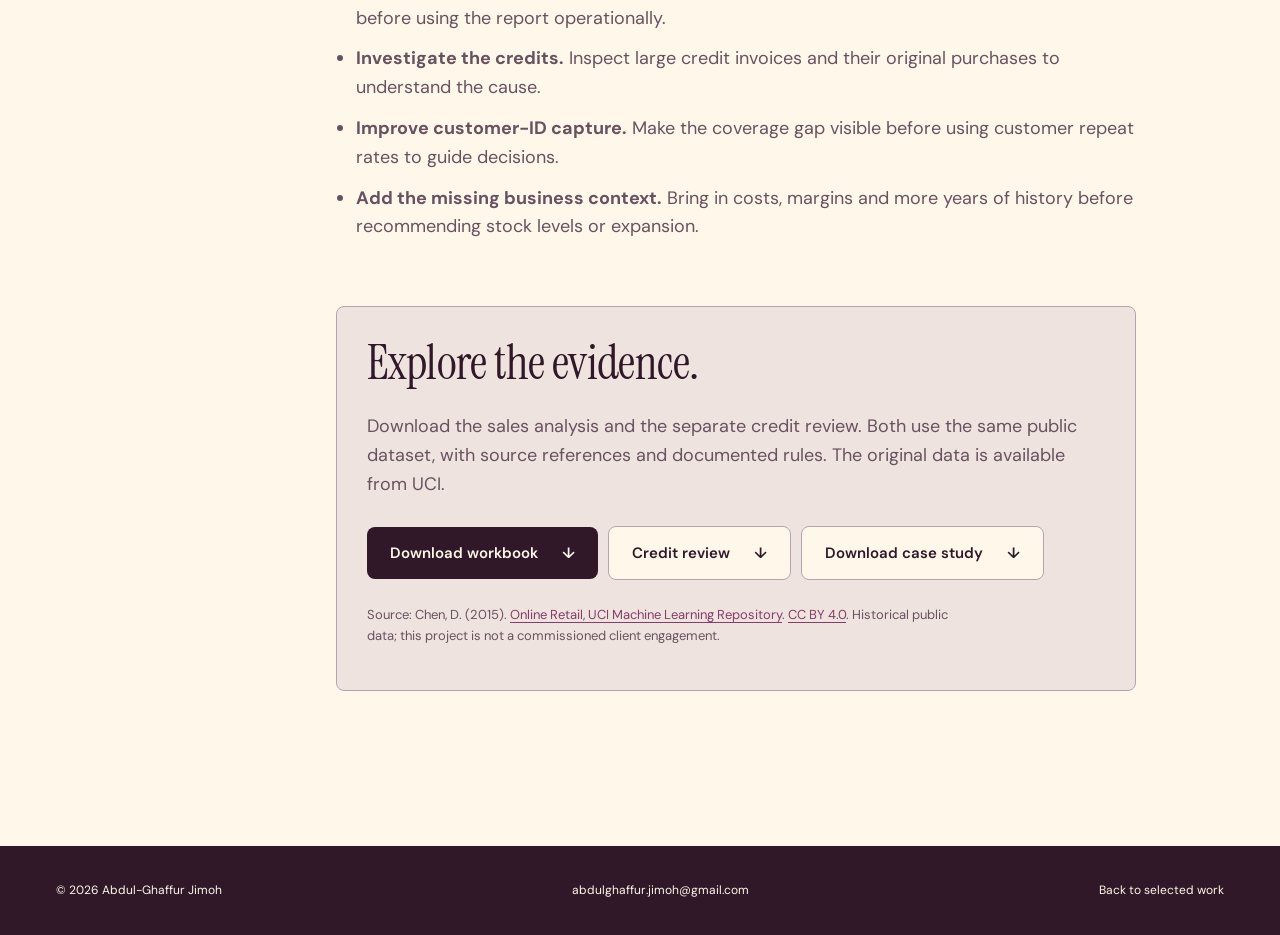
<file: retail-case-study.html>
<!doctype html><html lang="en"><head><meta charset="utf-8"><meta name="viewport" content="width=device-width,initial-scale=1"><meta name="theme-color" content="#FFF8EA"><title>Retail Sales &amp; Credit Analysis | Abdul-Ghaffur Jimoh</title><meta name="description" content="An analysis of 541,909 retail records: understand sales trends, investigate large credits and explore the evidence in a downloadable Excel workbook."><link rel="icon" href="portfolio-mark.svg?v=3"><link rel="preconnect" href="https://fonts.googleapis.com"><link rel="preconnect" href="https://fonts.gstatic.com" crossorigin><link href="https://fonts.googleapis.com/css2?family=Instrument+Serif:ital@0;1&family=DM+Sans:wght@400;500;600&display=swap" rel="stylesheet"><link rel="stylesheet" href="style.css"><link rel="stylesheet" href="editorial.css?v=about-4"><script src="app.js?v=2" defer></script><link rel="canonical" href="https://abdulghaffurjimoh.github.io/retail-case-study.html"><meta name="author" content="Abdul-Ghaffur Jimoh"><meta property="og:type" content="website"><meta property="og:site_name" content="Abdul-Ghaffur Jimoh"><meta property="og:title" content="Retail Sales &amp; Credit Analysis | Abdul-Ghaffur Jimoh"><meta property="og:description" content="An analysis of 541,909 retail records: understand sales trends, investigate large credits and explore the evidence in a downloadable Excel workbook."><meta property="og:url" content="https://abdulghaffurjimoh.github.io/retail-case-study.html"><meta property="og:image" content="https://abdulghaffurjimoh.github.io/portfolio-social.jpg"><meta property="og:image:width" content="1200"><meta property="og:image:height" content="630"><meta property="og:image:alt" content="Abdul-Ghaffur Jimoh — Data Analysis Portfolio"><meta name="twitter:card" content="summary_large_image"><meta name="twitter:title" content="Retail Sales &amp; Credit Analysis | Abdul-Ghaffur Jimoh"><meta name="twitter:description" content="An analysis of 541,909 retail records: understand sales trends, investigate large credits and explore the evidence in a downloadable Excel workbook."><meta name="twitter:image" content="https://abdulghaffurjimoh.github.io/portfolio-social.jpg"><link rel="stylesheet" href="interactions.css?v=3"><script src="interactions.js?v=3" defer></script></head><body class="case-page"><a class="skip" href="#main">Skip to content</a><header class="site-header wrap"><a class="brand" href="index.html" aria-label="Abdul-Ghaffur Jimoh home"><span class="mark">aj<span>.</span></span><span>Abdul-Ghaffur<br><b>Jimoh</b></span></a><button class="menu-toggle" type="button" aria-expanded="false" aria-controls="primary-navigation"><span class="menu-label">Menu</span><span class="menu-icon" aria-hidden="true"></span></button><nav id="primary-navigation" aria-label="Main navigation"><a href="index.html#work">Work</a><a href="index.html#approach">Approach</a><a href="index.html#about">About</a><a class="menu-contact" href="mailto:abdulghaffur.jimoh@gmail.com">Get in touch <span aria-hidden="true">↗</span></a></nav><a class="nav-contact" href="mailto:abdulghaffur.jimoh@gmail.com">Let’s talk <span aria-hidden="true">↗</span></a></header><main id="main"><section class="case-hero wrap"><a href="index.html#work" class="back-link">← Selected work</a><h1>Which products drove sales,<br>and which credits need review?</h1><p class="case-deck">The Regency cakestand led product net sales value at £164,459.49. One large credit accounted for 82.1% of December’s credit value. The report gives retail teams a sales dashboard and a prioritised list of transactions to investigate.</p><dl class="case-meta"><div><dt>Context</dt><dd>Public-data portfolio case study</dd></div><div><dt>Intended audience</dt><dd>Retail operations teams</dd></div><div><dt>Dataset</dt><dd>UCI Online Retail, 2010–2011</dd></div><div><dt>Tools</dt><dd>Excel, Python</dd></div></dl><a class="button outline" href="Online_Retail_Portfolio.xlsx" download>Download the Excel workbook <span aria-hidden="true">↓</span></a></section>
<div class="case-cover wrap"><div class="evidence-heading"><span>Monthly recorded sales / GBP</span><span>Full dataset, after documented exclusions</span></div><p class="chart-scroll-hint">On a small screen, swipe the chart horizontally or use the monthly figures below.</p><div id="case-chart" class="large-chart" role="img" aria-label="Monthly sales chart highlighting November's £1.50 million sales"></div><p class="evidence-note">November 2011 is the highest complete month. December 2011 covers only 1–9 December.</p></div>
<div class="case-body wrap"><aside class="case-nav" aria-label="Case study contents"><strong>In this case study</strong><a href="#findings">The findings</a><a href="#review-output">The practical output</a><a href="#quality">Data cleaning</a><a href="#method">The method</a><a href="#recommendations">What I’d do next</a><a href="#downloads">Explore the workbook</a></aside><article class="case-content"><section id="findings"><h2>What the business<br>needs to know.</h2><p>The task was to turn a large transaction file into a usable sales report and a short list of records that need checking. The report answers where sales came from, which products led sales value and which credits deserve attention first.</p><div class="stat-row"><div><strong>£10.64m</strong><span>Recorded sales</span></div><div><strong>£894k</strong><span>Recorded credits</span></div><div><strong>£9.75m</strong><span>Net transaction value</span></div></div><div class="finding"><h3>The domestic market dominates.</h3><p><strong>84.6% of sales came from the UK.</strong> That makes UK service and fulfilment reliability an operational priority. Overseas expansion needs a separate cost and margin assessment.</p><div class="comparison-chart" aria-label="UK sales share 84.6 percent compared with other countries 15.4 percent"><div class="comparison-row"><span>United Kingdom</span><div><span style="width:84.6%" class="highlight-bar"></span></div><strong>84.6%</strong></div><div class="comparison-row"><span>Other countries</span><div><span style="width:15.4%" class="baseline-bar"></span></div><strong>15.4%</strong></div></div></div><div class="finding"><h3>November is worth planning around.</h3><p><strong>£1.50 million in sales</strong> made November 2011 the strongest complete month. This suggests a seasonal question for a gift retailer, but one year of data cannot establish a repeatable forecasting pattern.</p></div><div class="finding"><h3>One transaction explains most December credits.</h3><p>Credit <strong>C581484, for £168,469.60</strong>, accounts for <strong>82.1%</strong> of December’s £205,089.27 in credits. Sale 581483 has the same customer, product, number of units and unit price and was recorded just <strong>12 minutes earlier</strong>.</p><p>That is a strong lead to check for an order reversal. It is not enough to call the credit an error or a physical return. A reviewer should compare the original documents before deciding what happened.</p><div class="transaction-pair"><div><span>9 Dec 2011, 09:15</span><strong>Sale 581483</strong><p>£168,469.60</p></div><div><span>12 minutes later</span><strong>Credit C581484</strong><p>£168,469.60</p></div></div></div><div class="finding"><h3>A product leader, not yet a stocking decision.</h3><p>REGENCY CAKESTAND 3 TIER (22423) led product net sales value at <strong>£164,459.49</strong>. That identifies a product for deeper inventory and margin review. It does not tell us whether it is the most profitable product.</p></div></section>
<section id="review-output"><h2>Which credits should<br>be checked first?</h2><p>The 25 largest credit lines add up to <strong>£490,827.41</strong>, or <strong>54.9% of all recorded credit value</strong>. The review workbook includes the invoice, date, source row, value, possible matching sale and a specific next step for each entry.</p><p>Only three of these 25 entries have an exact earlier sale matching the stated rule. Unmatched entries stay open for investigation. The analysis also separates the <strong>£235,281.59 of AMAZONFEE credits</strong> from the question of product returns.</p><p>For a finance or operations team, this creates a focused starting list: inspect high-value entries, confirm their reasons, and avoid treating fees or order reversals as customer returns.</p><a class="button outline" href="Credit_Review.xlsx" download>Download the credit review <span aria-hidden="true">↓</span></a><p class="review-help">Start on “Start here” for the findings, then use “Credit review” for all 25 entries and their source references.</p></section><section id="quality"><h2>What was cleaned?</h2><p>The source contains 541,909 invoice lines. A line is one item on an invoice. The cleaning process keeps the source intact, separates exact repeats and holds zero or negative prices for review.</p><div class="table-scroll"><table class="case-table"><caption>Every source record is accounted for</caption><thead><tr><th scope="col">Disposition</th><th scope="col">Source rows</th></tr></thead><tbody><tr><td>Included in the analysis</td><td>534,129</td></tr><tr><td>Exact duplicate repeats, held separately</td><td>5,268</td></tr><tr><td>Additional non-positive-price rows, held separately</td><td>2,512</td></tr><tr><td><strong>Original source records</strong></td><td><strong>541,909</strong></td></tr></tbody></table></div><div class="case-callout"><p><strong>132,565 included lines have no customer ID.</strong> Their value stays in the overall totals. Customer segments and concentration measures cover identified buyers only.</p></div><p>Missing identities were not invented, large transactions were not trimmed to improve the charts, and excluded records remain available for review.</p></section>
<section id="method"><h2>How the report<br>was built.</h2><h3>Understand what each row represents.</h3><p>Each row represents an item on an invoice. Multiple rows can belong to the same order or customer. The original workbook is preserved unchanged. Processed rows carry their original worksheet row numbers, so an issue can be traced back to its source.</p><h3>Define the cleaning rules.</h3><p>Exact duplicates are detected across all eight original fields, with the first occurrence retained. Non-positive prices are held separately. A C-prefixed invoice with a negative quantity is treated as a credit. Missing customer IDs remain missing.</p><h3>Prepare the data, then build the workbook.</h3><p>Python prepares and groups the source records. Excel formulas calculate net values, average order values, ratios, customer activity segments and dashboard summaries. The workbook has 10 sheets, four editable charts and five filterable tables.</p><figure class="article-image"><a href="dashboard.webp" target="_blank" rel="noopener"><img src="dashboard.webp" width="2184" height="1682" alt="Full Excel dashboard with the country selector, transaction totals and monthly sales trend" loading="lazy"></a><figcaption>The downloadable workbook includes country selection and a documented customer-activity threshold. Open image for the full view.</figcaption></figure><h3>Check that the totals agree.</h3><p>Row counts reconcile to the original 541,909 records. The invoice totals agree with the cleaned transaction file. Monthly results agree with a separate calculation from the source. Country selection and activity-threshold changes were tested; exported formulas and chart references were checked.</p><details><summary>Definitions and important limitations</summary><ul><li>Net value is sales minus recorded credits. No costs are available, so it is not profit.</li><li>December 2011 ends on 9 December. Its total cannot be compared directly with a complete month.</li><li>Credits are not linked to purchase cohorts. The credit-to-sales ratio is not a verified return rate.</li><li>Without a source line ID, exact duplicate removal could affect legitimate repeats. This is a documented assumption.</li><li>Customer activity groups use a transparent recency rule, not a validated churn model.</li><li>This is a prepared snapshot, not a native Power Query refresh or PivotTable model. Checks used the spreadsheet engine and exported structure; the file was not opened in Microsoft Excel during verification.</li></ul></details></section>
<section id="recommendations"><h2>What I’d do next.</h2><ul><li><strong>Confirm the data rules.</strong> Review duplicate handling and non-positive prices with the business before using the report operationally.</li><li><strong>Investigate the credits.</strong> Inspect large credit invoices and their original purchases to understand the cause.</li><li><strong>Improve customer-ID capture.</strong> Make the coverage gap visible before using customer repeat rates to guide decisions.</li><li><strong>Add the missing business context.</strong> Bring in costs, margins and more years of history before recommending stock levels or expansion.</li></ul></section>
<section id="downloads" class="download-panel"><h2>Explore the evidence.</h2><p>Download the sales analysis and the separate credit review. Both use the same public dataset, with source references and documented rules. The original data is available from UCI.</p><a class="button primary" href="Online_Retail_Portfolio.xlsx" download>Download workbook <span aria-hidden="true">↓</span></a><a class="button outline" href="Credit_Review.xlsx" download>Credit review <span aria-hidden="true">↓</span></a><a class="button outline" href="Case_Study.md" download>Download case study <span aria-hidden="true">↓</span></a><p class="source-credit">Source: Chen, D. (2015). <a href="https://archive.ics.uci.edu/dataset/352/online-retail" target="_blank" rel="noopener noreferrer">Online Retail, UCI Machine Learning Repository</a>. <a href="https://creativecommons.org/licenses/by/4.0/" target="_blank" rel="noopener noreferrer">CC BY 4.0</a>. Historical public data; this project is not a commissioned client engagement.</p></section></article></div></main><footer class="site-footer wrap"><span>© <span data-year>2026</span> Abdul-Ghaffur Jimoh</span><a href="mailto:abdulghaffur.jimoh@gmail.com">abdulghaffur.jimoh@gmail.com</a><a href="index.html#work">Back to selected work</a></footer></body></html>
</file>
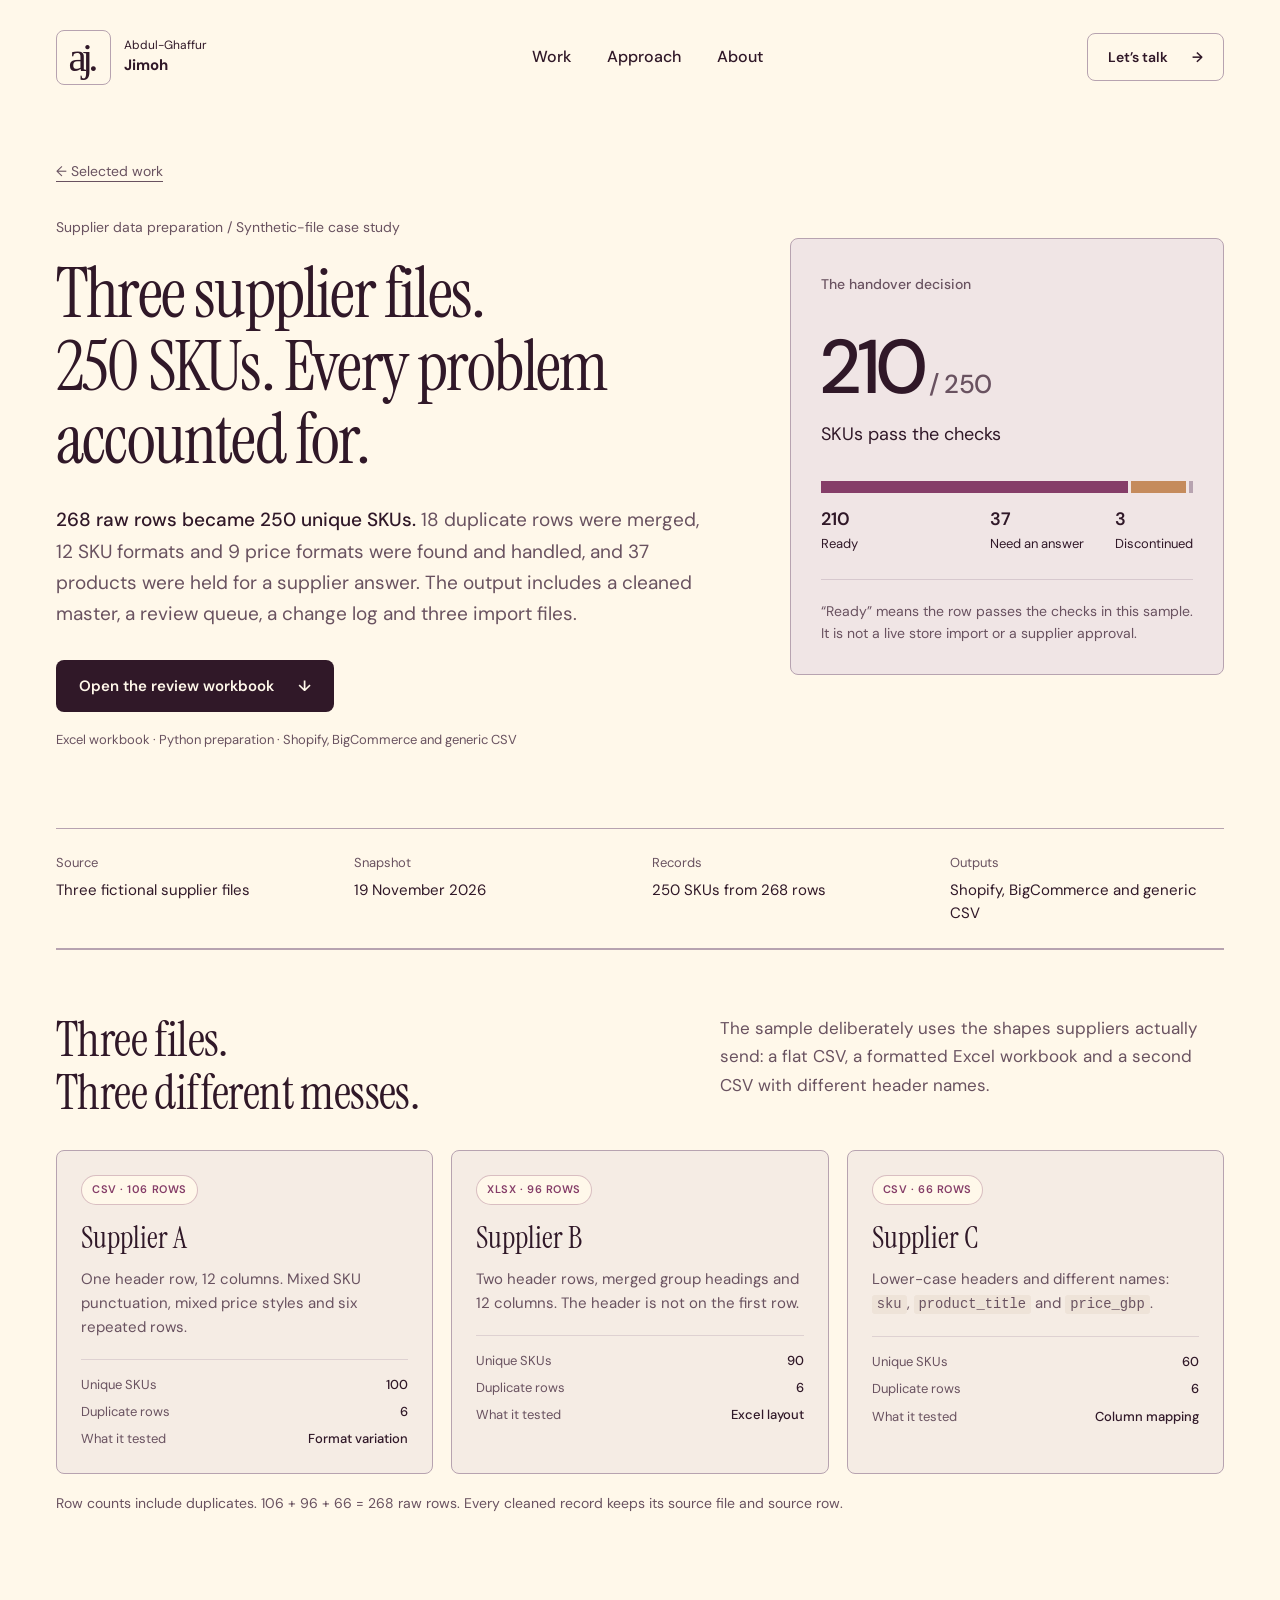
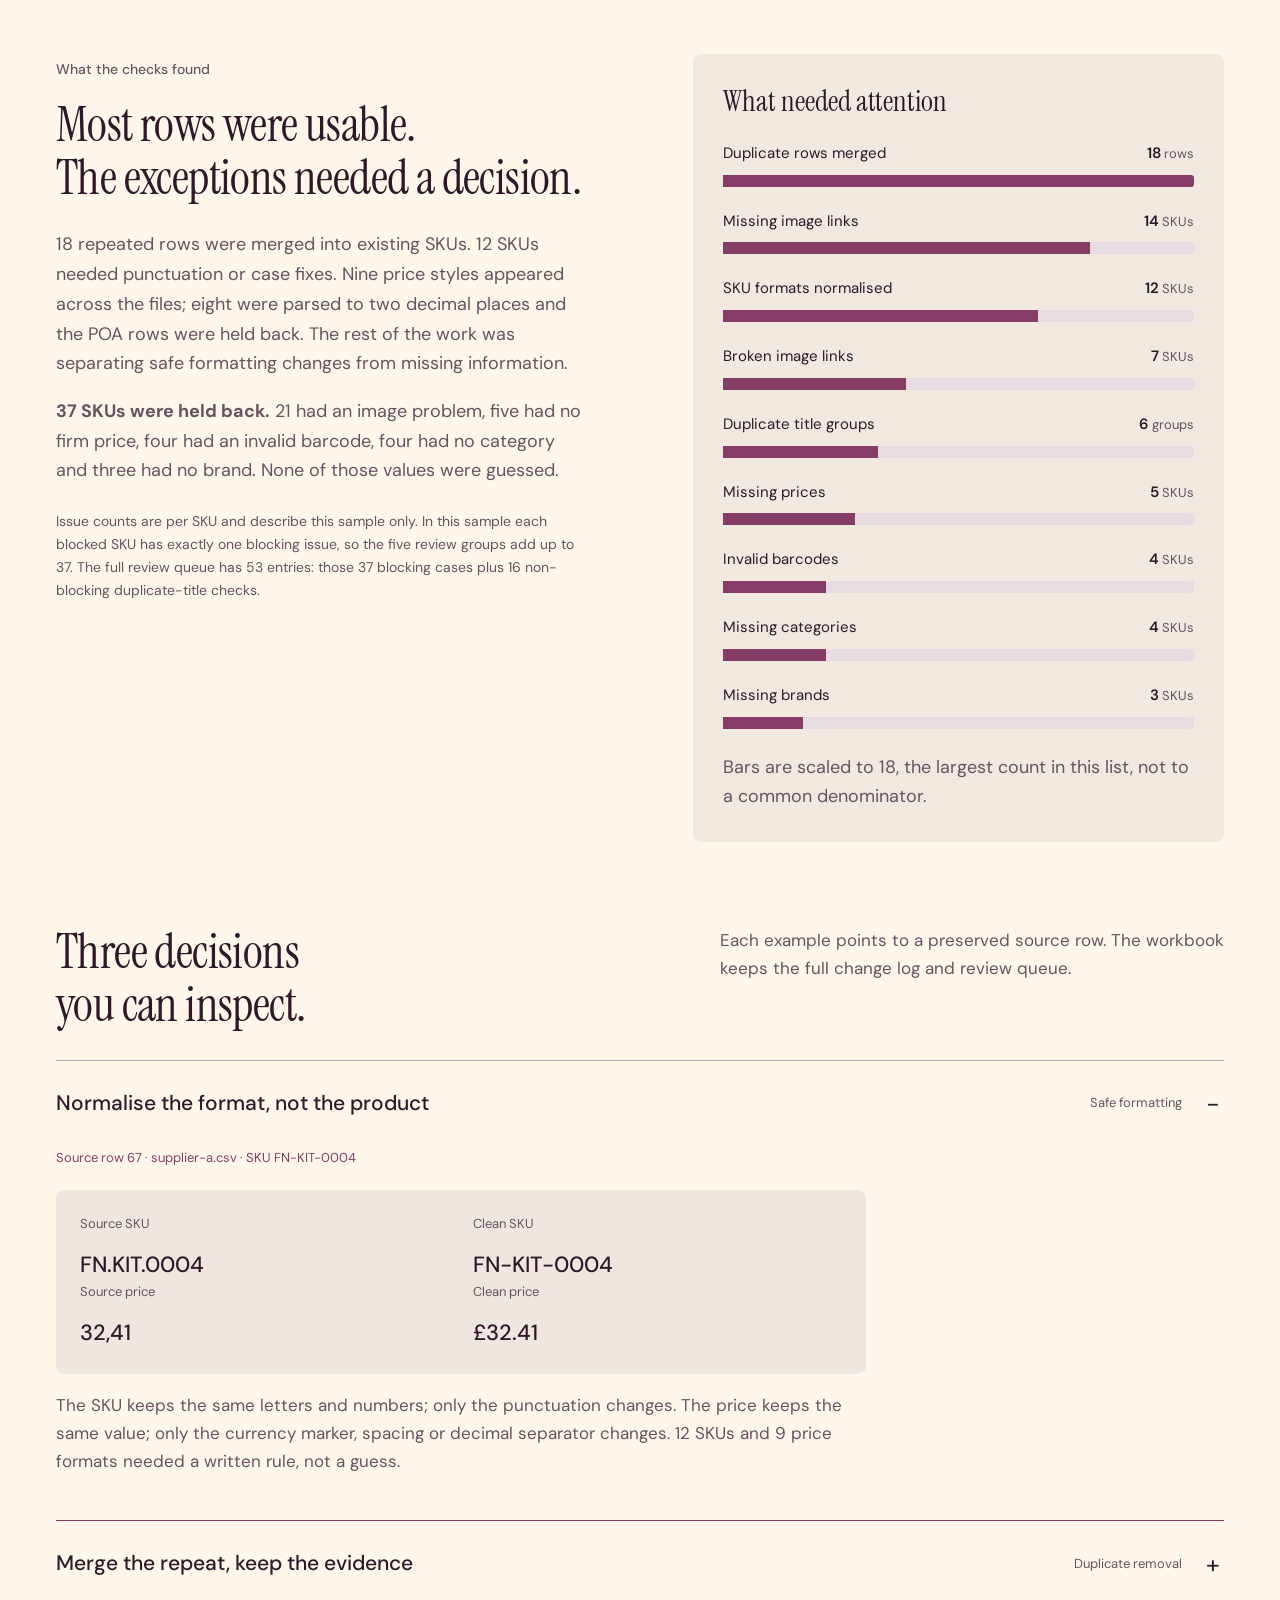
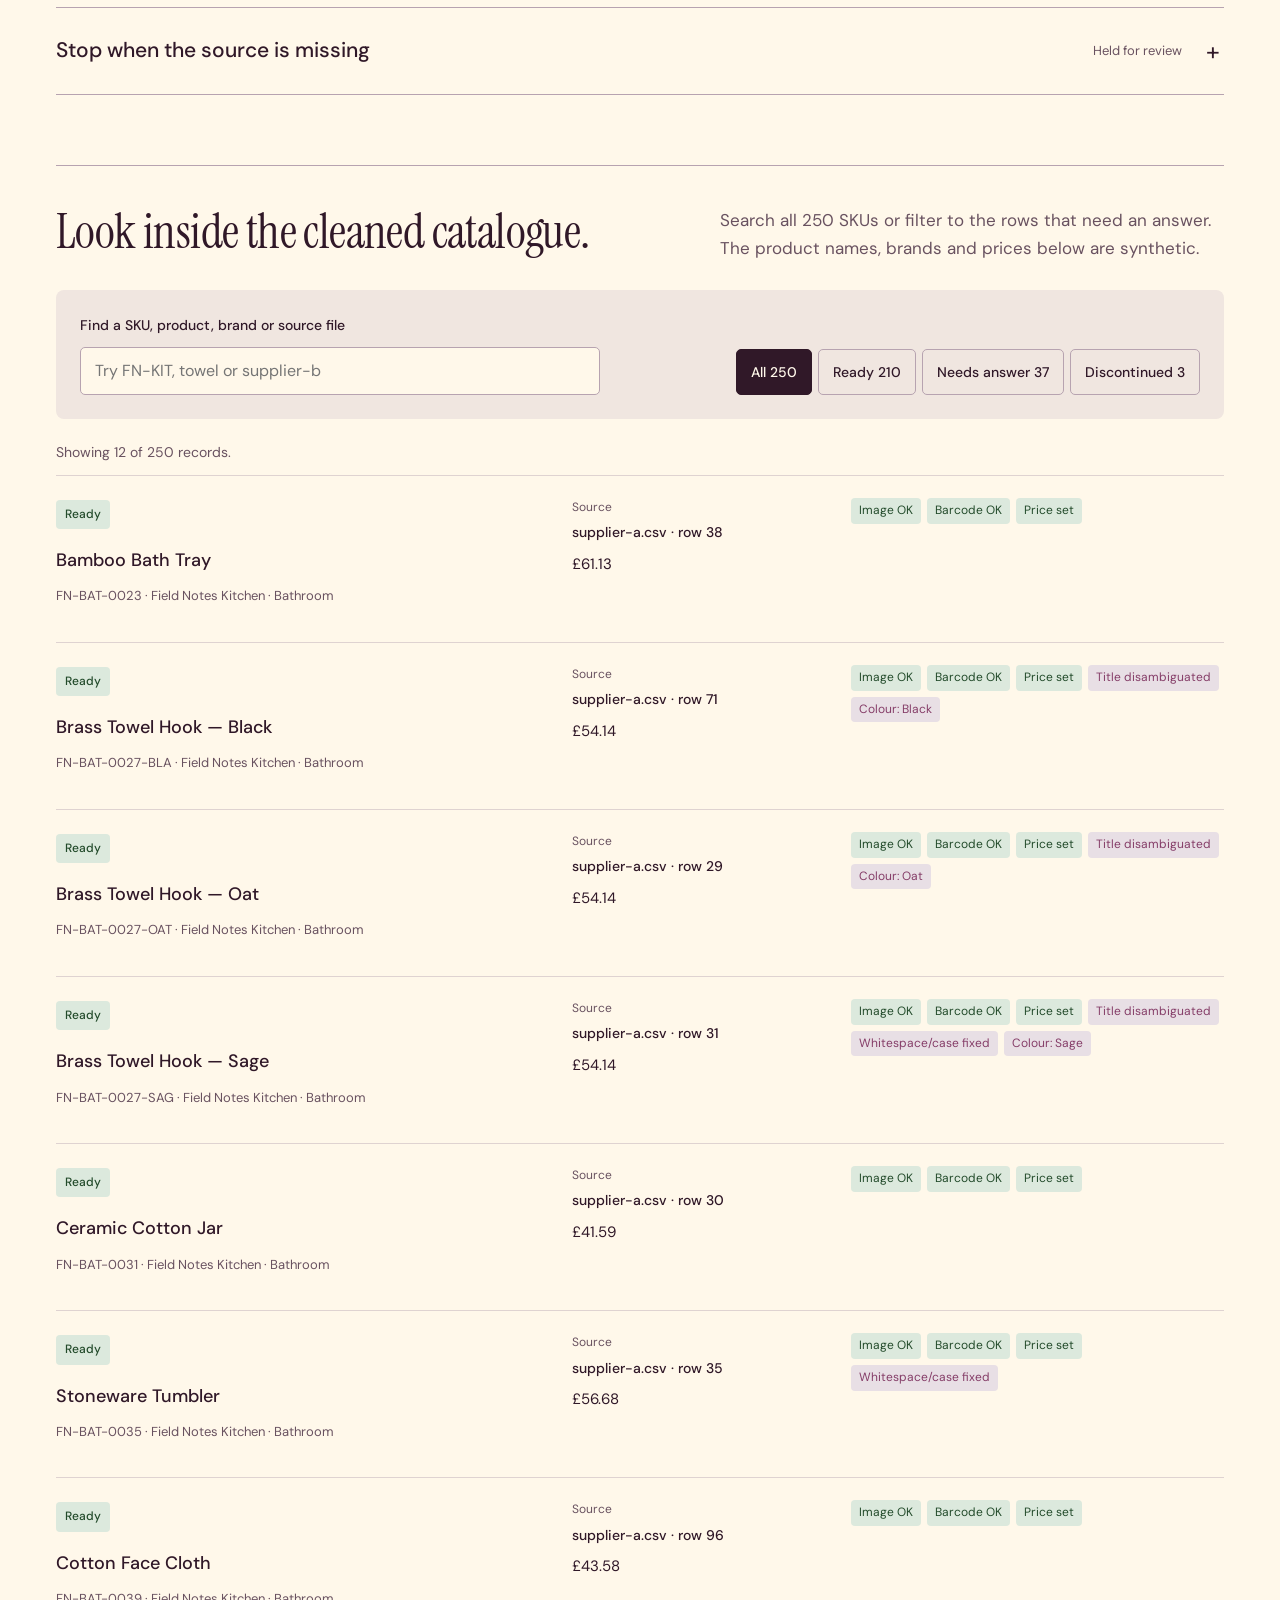
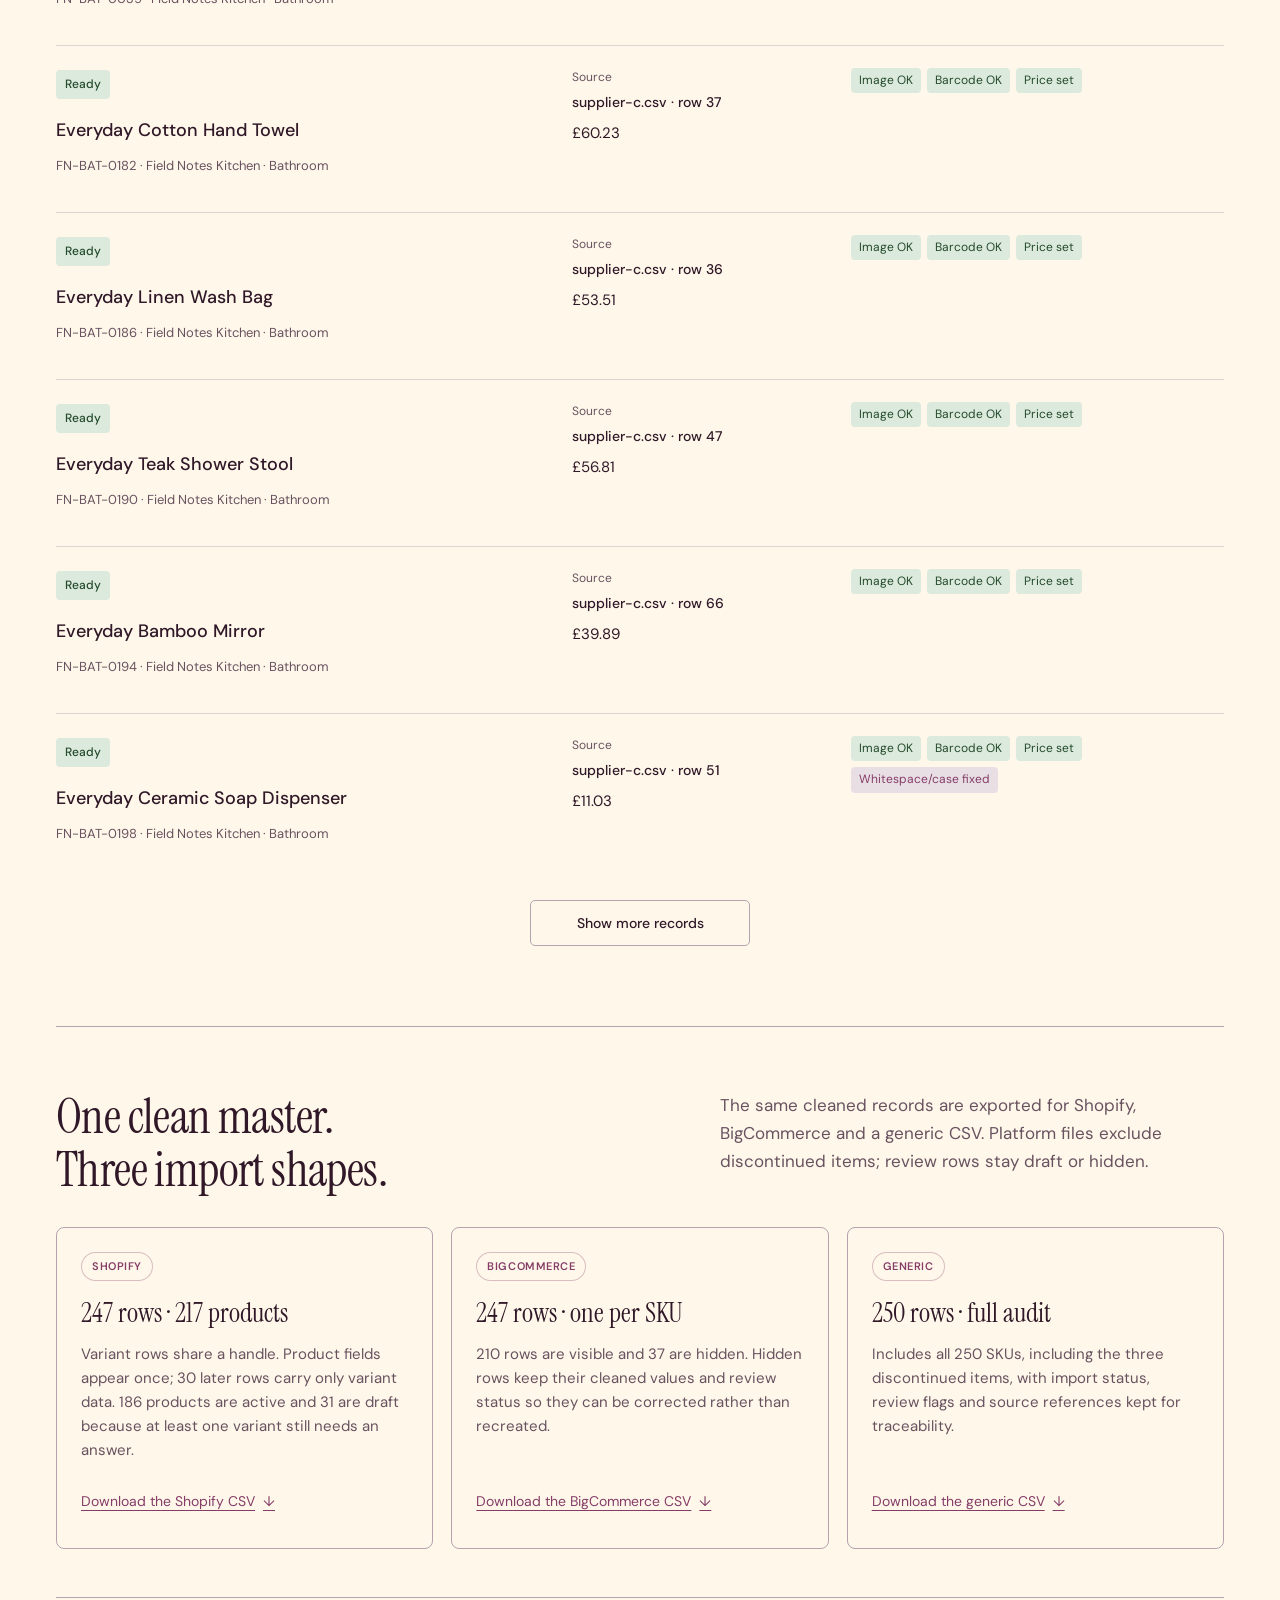
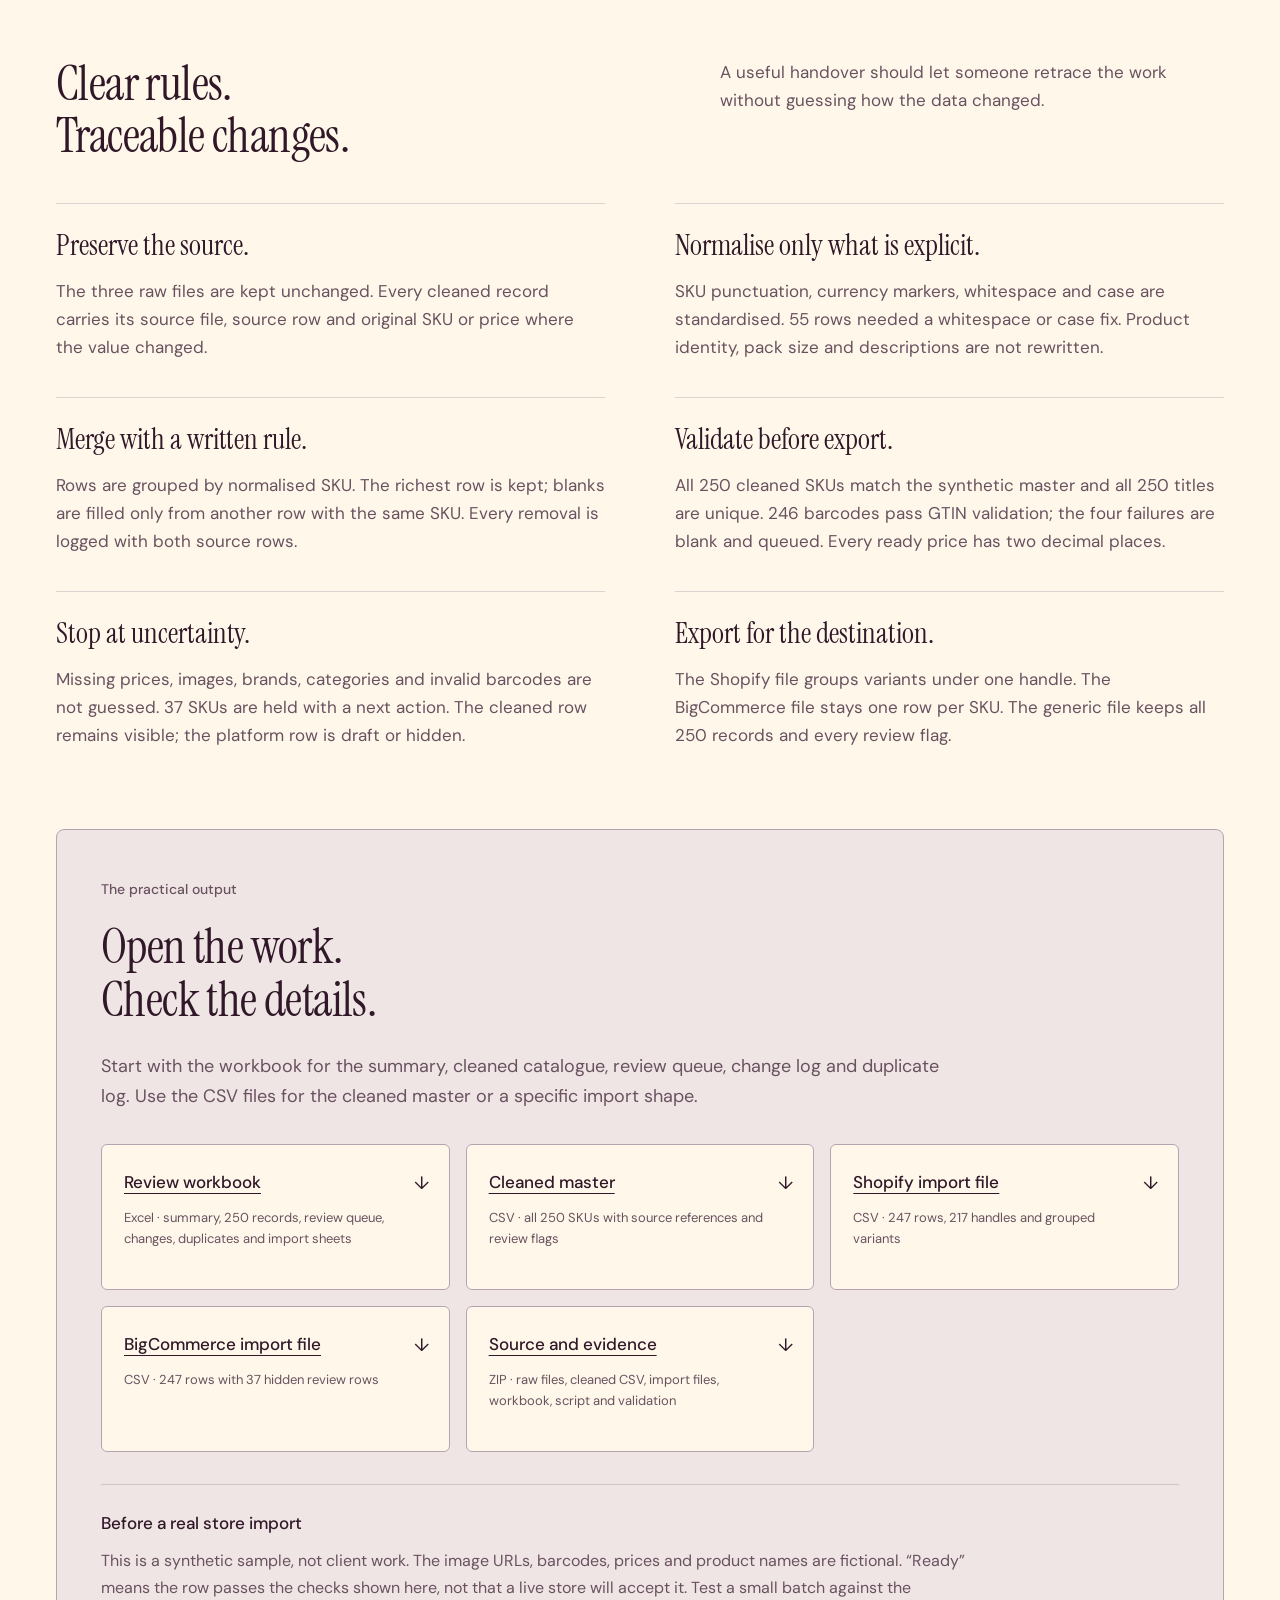
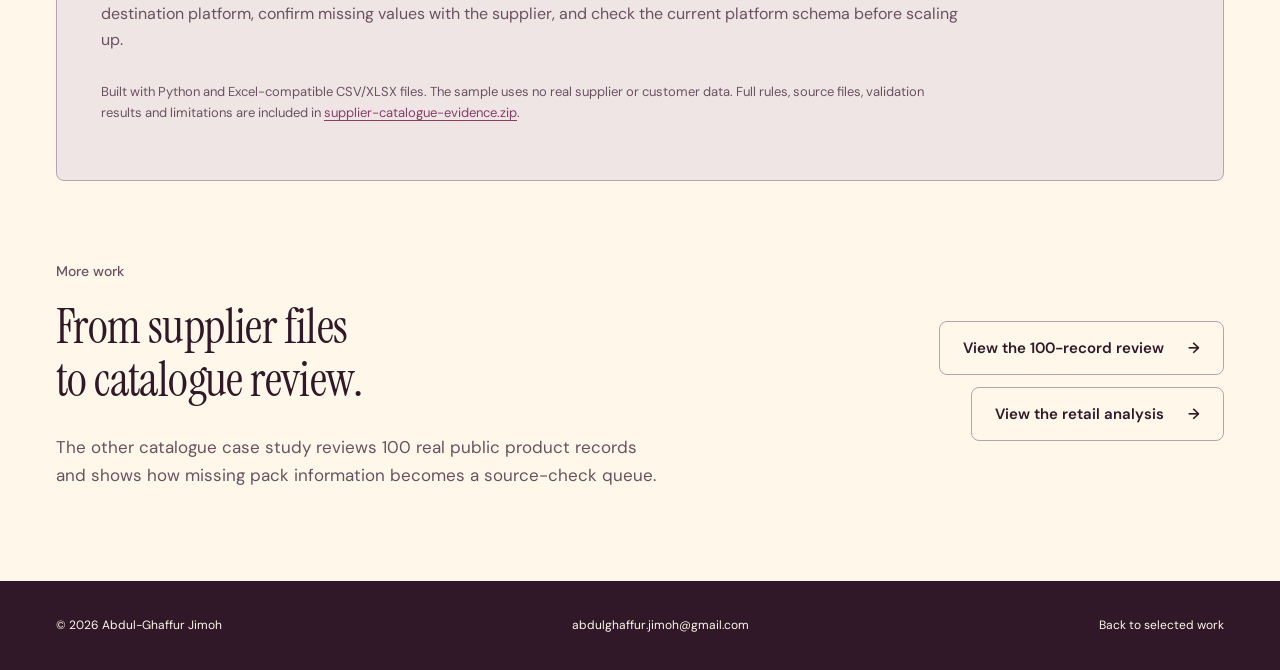
<file: supplier-catalogue-case-study.html>
<!doctype html>
<html lang="en">
<head>
<meta charset="utf-8">
<meta name="viewport" content="width=device-width,initial-scale=1">
<meta name="theme-color" content="#FFF8EA">
<title>Supplier Catalogue Cleanup | Abdul-Ghaffur Jimoh</title>
<meta name="description" content="A synthetic 250-SKU supplier-file case study: 268 raw rows, 18 duplicates merged, 12 SKU formats and 9 price formats found and handled, with 37 products held for a supplier answer.">
<link rel="canonical" href="https://abdulghaffurjimoh.github.io/supplier-catalogue-case-study.html">
<meta name="author" content="Abdul-Ghaffur Jimoh">
<meta property="og:type" content="article">
<meta property="og:title" content="Three supplier files. 250 SKUs. Every problem accounted for.">
<meta property="og:description" content="A synthetic supplier-catalogue exercise with a cleaned master, review queue, change log and Shopify, BigCommerce and generic import files.">
<meta property="og:url" content="https://abdulghaffurjimoh.github.io/supplier-catalogue-case-study.html">
<meta property="og:image" content="https://abdulghaffurjimoh.github.io/portfolio-social.jpg">
<meta name="twitter:card" content="summary_large_image">
<meta name="twitter:title" content="Supplier Catalogue Cleanup | Abdul-Ghaffur Jimoh">
<meta name="twitter:description" content="A synthetic 268-row supplier-file exercise: 250 cleaned SKUs, with every duplicate, missing field and import decision documented.">
<meta name="twitter:image" content="https://abdulghaffurjimoh.github.io/portfolio-social.jpg">
<link rel="icon" href="portfolio-mark.svg?v=3" type="image/svg+xml">
<link rel="preconnect" href="https://fonts.googleapis.com">
<link rel="preconnect" href="https://fonts.gstatic.com" crossorigin>
<link href="https://fonts.googleapis.com/css2?family=Instrument+Serif:ital@0;1&family=DM+Sans:wght@400;500;600&display=swap" rel="stylesheet">
<link rel="stylesheet" href="style.css">
<link rel="stylesheet" href="editorial.css?v=about-4">
<link rel="stylesheet" href="interactions.css?v=3">
<link rel="stylesheet" href="catalogue.css?v=3">
<link rel="stylesheet" href="supplier-catalogue.css?v=2">
<script src="app.js?v=2" defer></script>
<script src="interactions.js?v=3" defer></script>
<script src="supplier-catalogue.js?v=3" defer></script>
</head>
<body class="case-page catalogue-page supplier-page">
<a class="skip" href="#main">Skip to content</a>
<header class="site-header wrap">
  <a class="brand" href="index.html" aria-label="Abdul-Ghaffur Jimoh home">
    <span class="mark">aj<span>.</span></span>
    <span>Abdul-Ghaffur<br><b>Jimoh</b></span>
  </a>
  <button class="menu-toggle" type="button" aria-expanded="false" aria-controls="primary-navigation">
    <span class="menu-label">Menu</span><span class="menu-icon" aria-hidden="true"></span>
  </button>
  <nav id="primary-navigation" aria-label="Main navigation">
    <a href="index.html#work">Work</a>
    <a href="index.html#approach">Approach</a>
    <a href="index.html#about">About</a>
    <a class="menu-contact" href="mailto:abdulghaffur.jimoh@gmail.com">Get in touch <span aria-hidden="true">&rarr;</span></a>
  </nav>
  <a class="nav-contact" href="mailto:abdulghaffur.jimoh@gmail.com">Let&rsquo;s talk <span aria-hidden="true">&rarr;</span></a>
</header>
<main id="main">

<section class="catalogue-hero wrap">
  <div class="catalogue-intro">
    <a class="back-link" href="index.html#work">&larr; Selected work</a>
    <p class="project-type">Supplier data preparation / Synthetic-file case study</p>
    <h1>Three supplier files.<br>250 SKUs. Every problem accounted for.</h1>
    <p class="catalogue-deck"><strong>268 raw rows became 250 unique SKUs.</strong> 18 duplicate rows were merged, 12 SKU formats and 9 price formats were found and handled, and 37 products were held for a supplier answer. The output includes a cleaned master, a review queue, a change log and three import files.</p>
    <a class="button primary" href="Supplier_Catalogue_Review.xlsx" download>Open the review workbook <span aria-hidden="true">&darr;</span></a>
    <p class="catalogue-tools">Excel workbook &middot; Python preparation &middot; Shopify, BigCommerce and generic CSV</p>
  </div>
  <aside class="catalogue-verdict" aria-label="Catalogue cleanup result">
    <span class="section-label">The handover decision</span>
    <div class="verdict-main">
      <strong>210<span> / 250</span></strong>
      <p>SKUs pass the checks</p>
    </div>
    <div class="split-track supplier-split" role="img" aria-label="210 ready, 37 need an answer, 3 discontinued">
      <span></span><span></span><span></span>
    </div>
    <div class="split-labels supplier-split-labels">
      <p><strong>210</strong> Ready</p>
      <p><strong>37</strong> Need an answer</p>
      <p><strong>3</strong> Discontinued</p>
    </div>
    <p class="verdict-note">&ldquo;Ready&rdquo; means the row passes the checks in this sample. It is not a live store import or a supplier approval.</p>
  </aside>
</section>

<dl class="catalogue-context wrap">
  <div><dt>Source</dt><dd>Three fictional supplier files</dd></div>
  <div><dt>Snapshot</dt><dd>19 November 2026</dd></div>
  <div><dt>Records</dt><dd>250 SKUs from 268 rows</dd></div>
  <div><dt>Outputs</dt><dd>Shopify, BigCommerce and generic CSV</dd></div>
</dl>

<section class="supplier-arrived wrap" id="files">
  <div class="section-heading">
    <h2>Three files.<br>Three different messes.</h2>
    <p>The sample deliberately uses the shapes suppliers actually send: a flat CSV, a formatted Excel workbook and a second CSV with different header names.</p>
  </div>
  <div class="supplier-files">
    <article class="supplier-file">
      <span class="file-tag">CSV &middot; 106 rows</span>
      <h3>Supplier A</h3>
      <p>One header row, 12 columns. Mixed SKU punctuation, mixed price styles and six repeated rows.</p>
      <dl>
        <div><dt>Unique SKUs</dt><dd>100</dd></div>
        <div><dt>Duplicate rows</dt><dd>6</dd></div>
        <div><dt>What it tested</dt><dd>Format variation</dd></div>
      </dl>
    </article>
    <article class="supplier-file">
      <span class="file-tag">XLSX &middot; 96 rows</span>
      <h3>Supplier B</h3>
      <p>Two header rows, merged group headings and 12 columns. The header is not on the first row.</p>
      <dl>
        <div><dt>Unique SKUs</dt><dd>90</dd></div>
        <div><dt>Duplicate rows</dt><dd>6</dd></div>
        <div><dt>What it tested</dt><dd>Excel layout</dd></div>
      </dl>
    </article>
    <article class="supplier-file">
      <span class="file-tag">CSV &middot; 66 rows</span>
      <h3>Supplier C</h3>
      <p>Lower-case headers and different names: <code>sku</code>, <code>product_title</code> and <code>price_gbp</code>.</p>
      <dl>
        <div><dt>Unique SKUs</dt><dd>60</dd></div>
        <div><dt>Duplicate rows</dt><dd>6</dd></div>
        <div><dt>What it tested</dt><dd>Column mapping</dd></div>
      </dl>
    </article>
  </div>
  <p class="supplier-note">Row counts include duplicates. 106 + 96 + 66 = 268 raw rows. Every cleaned record keeps its source file and source row.</p>
</section>

<section class="catalogue-evidence wrap" id="findings">
  <div>
    <span class="section-label">What the checks found</span>
    <h2>Most rows were usable.<br>The exceptions needed a decision.</h2>
    <p>18 repeated rows were merged into existing SKUs. 12 SKUs needed punctuation or case fixes. Nine price styles appeared across the files; eight were parsed to two decimal places and the POA rows were held back. The rest of the work was separating safe formatting changes from missing information.</p>
    <p><strong>37 SKUs were held back.</strong> 21 had an image problem, five had no firm price, four had an invalid barcode, four had no category and three had no brand. None of those values were guessed.</p>
    <p class="evidence-note">Issue counts are per SKU and describe this sample only. In this sample each blocked SKU has exactly one blocking issue, so the five review groups add up to 37. The full review queue has 53 entries: those 37 blocking cases plus 16 non-blocking duplicate-title checks.</p>
  </div>
  <div class="quality-evidence">
    <h3>What needed attention</h3>
    <div class="quality-chart" role="img" aria-label="Counts: 18 duplicate rows merged; 14 missing image links; 12 SKU formats normalised; 7 broken image links; 6 duplicate title groups; 5 missing prices; 4 invalid barcodes; 4 missing categories; 3 missing brands.">
      <div class="quality-bar"><div><span>Duplicate rows merged</span><strong>18<small> rows</small></strong></div><div class="bar-track"><span style="width:100%"></span></div></div>
      <div class="quality-bar"><div><span>Missing image links</span><strong>14<small> SKUs</small></strong></div><div class="bar-track"><span style="width:78%"></span></div></div>
      <div class="quality-bar"><div><span>SKU formats normalised</span><strong>12<small> SKUs</small></strong></div><div class="bar-track"><span style="width:67%"></span></div></div>
      <div class="quality-bar"><div><span>Broken image links</span><strong>7<small> SKUs</small></strong></div><div class="bar-track"><span style="width:39%"></span></div></div>
      <div class="quality-bar"><div><span>Duplicate title groups</span><strong>6<small> groups</small></strong></div><div class="bar-track"><span style="width:33%"></span></div></div>
      <div class="quality-bar"><div><span>Missing prices</span><strong>5<small> SKUs</small></strong></div><div class="bar-track"><span style="width:28%"></span></div></div>
      <div class="quality-bar"><div><span>Invalid barcodes</span><strong>4<small> SKUs</small></strong></div><div class="bar-track"><span style="width:22%"></span></div></div>
      <div class="quality-bar"><div><span>Missing categories</span><strong>4<small> SKUs</small></strong></div><div class="bar-track"><span style="width:22%"></span></div></div>
      <div class="quality-bar"><div><span>Missing brands</span><strong>3<small> SKUs</small></strong></div><div class="bar-track"><span style="width:17%"></span></div></div>
    </div>
    <p class="chart-caption">Bars are scaled to 18, the largest count in this list, not to a common denominator.</p>
  </div>
</section>

<section class="catalogue-decisions wrap" id="decisions">
  <div class="section-heading">
    <h2>Three decisions<br>you can inspect.</h2>
    <p>Each example points to a preserved source row. The workbook keeps the full change log and review queue.</p>
  </div>
  <div class="decision-list">
    <details class="decision-example" open>
      <summary><span>Normalise the format, not the product</span><span class="decision-tag">Safe formatting</span></summary>
      <div class="decision-body">
        <p class="example-product">Source row <span data-example="format-row">67</span> &middot; <span data-example="format-file">supplier-a.csv</span> &middot; SKU <span data-example="format-sku">FN-KIT-0004</span></p>
        <div class="before-after">
          <div><span>Source SKU</span><strong data-example="format-source-sku">FN.KIT.0004</strong><span>Source price</span><strong data-example="format-source-price">32,41</strong></div>
          <div><span>Clean SKU</span><strong data-example="format-clean-sku">FN-KIT-0004</strong><span>Clean price</span><strong data-example="format-clean-price">&pound;32.41</strong></div>
        </div>
        <p>The SKU keeps the same letters and numbers; only the punctuation changes. The price keeps the same value; only the currency marker, spacing or decimal separator changes. 12 SKUs and 9 price formats needed a written rule, not a guess.</p>
      </div>
    </details>
    <details class="decision-example">
      <summary><span>Merge the repeat, keep the evidence</span><span class="decision-tag">Duplicate removal</span></summary>
      <div class="decision-body">
        <p class="example-product">SKU <span data-example="duplicate-sku">NH-TEX-0081</span> &middot; Supplier A CSV &middot; source rows <span data-example="duplicate-rows">25 and 97</span></p>
        <div class="before-after">
          <div><span>Source rows</span><strong data-example="duplicate-count">2 rows</strong><span>Stored as</span><strong>1 SKU</strong></div>
          <div><span>Field filled from the repeat</span><strong data-example="duplicate-field">Image URL</strong><span>Rule</span><strong>Keep one row</strong></div>
        </div>
        <p>The two rows share a normalised SKU. The kept row already carried the barcode; the repeat supplied the missing image. The cleaned record keeps both values, and the duplicate log records which source row filled the blank. Across the sample, 18 rows were merged into 18 existing SKUs.</p>
      </div>
    </details>
    <details class="decision-example">
      <summary><span>Stop when the source is missing</span><span class="decision-tag">Held for review</span></summary>
      <div class="decision-body">
        <p class="example-product">Two separate records &middot; FN-KIT-0012, source row 56 (barcode) &middot; HO-KIT-0014, source row 16 (price)</p>
        <div class="before-after review-records">
          <div><span>Record 1 &middot; invalid barcode</span><strong data-example="review-barcode">5060000000147</strong><span>Cleaned barcode</span><strong>Left blank</strong></div>
          <div><span>Record 2 &middot; missing price</span><strong data-example="review-price">POA</strong><span>Cleaned price</span><strong>Left blank</strong></div>
        </div>
        <p>These are two separate records. The barcode fails the GTIN check digit; the price is &ldquo;price on application&rdquo;, which is not a number. Both records stay in the cleaned master and enter the review queue with a next action; neither value is guessed.</p>
        <div class="review-split">
          <div><strong>21</strong><span>image problems</span></div>
          <div><strong>5</strong><span>missing prices</span></div>
          <div><strong>4</strong><span>invalid barcodes</span></div>
          <div><strong>4</strong><span>missing categories</span></div>
          <div><strong>3</strong><span>missing brands</span></div>
        </div>
      </div>
    </details>
  </div>
</section>

<section class="catalogue-records wrap" id="records">
  <div class="section-heading">
    <h2>Look inside the cleaned catalogue.</h2>
    <p>Search all 250 SKUs or filter to the rows that need an answer. The product names, brands and prices below are synthetic.</p>
  </div>
  <div class="record-toolbar supplier-record-toolbar">
    <div class="record-search">
      <label for="supplier-search">Find a SKU, product, brand or source file</label>
      <input type="search" id="supplier-search" placeholder="Try FN-KIT, towel or supplier-b" autocomplete="off">
    </div>
    <div class="record-filters" role="group" aria-label="Filter cleaned records">
      <button type="button" data-supplier-filter="all" aria-pressed="true">All 250</button>
      <button type="button" data-supplier-filter="ready" aria-pressed="false">Ready 210</button>
      <button type="button" data-supplier-filter="review" aria-pressed="false">Needs answer 37</button>
      <button type="button" data-supplier-filter="discontinued" aria-pressed="false">Discontinued 3</button>
    </div>
  </div>
  <p class="record-count" id="supplier-record-count" role="status" aria-live="polite">Loading 250 records&hellip;</p>
  <div class="supplier-record-results" id="supplier-results"></div>
  <button class="records-more" id="supplier-more" type="button" hidden>Show more records</button>
  <noscript><p class="no-records">Download the standardised CSV to inspect all 250 records.</p></noscript>
</section>

<section class="supplier-imports wrap" id="imports">
  <div class="section-heading">
    <h2>One clean master.<br>Three import shapes.</h2>
    <p>The same cleaned records are exported for Shopify, BigCommerce and a generic CSV. Platform files exclude discontinued items; review rows stay draft or hidden.</p>
  </div>
  <div class="supplier-import-grid">
    <article>
      <span class="file-tag">Shopify</span>
      <h3>247 rows &middot; 217 products</h3>
      <p>Variant rows share a handle. Product fields appear once; 30 later rows carry only variant data. 186 products are active and 31 are draft because at least one variant still needs an answer.</p>
      <a href="shopify-import.csv" download>Download the Shopify CSV <span aria-hidden="true">&darr;</span></a>
    </article>
    <article>
      <span class="file-tag">BigCommerce</span>
      <h3>247 rows &middot; one per SKU</h3>
      <p>210 rows are visible and 37 are hidden. Hidden rows keep their cleaned values and review status so they can be corrected rather than recreated.</p>
      <a href="bigcommerce-import.csv" download>Download the BigCommerce CSV <span aria-hidden="true">&darr;</span></a>
    </article>
    <article>
      <span class="file-tag">Generic</span>
      <h3>250 rows &middot; full audit</h3>
      <p>Includes all 250 SKUs, including the three discontinued items, with import status, review flags and source references kept for traceability.</p>
      <a href="generic-import.csv" download>Download the generic CSV <span aria-hidden="true">&darr;</span></a>
    </article>
  </div>
</section>

<section class="catalogue-method wrap" id="method">
  <div class="section-heading">
    <h2>Clear rules.<br>Traceable changes.</h2>
    <p>A useful handover should let someone retrace the work without guessing how the data changed.</p>
  </div>
  <div class="method-grid">
    <article>
      <h3>Preserve the source.</h3>
      <p>The three raw files are kept unchanged. Every cleaned record carries its source file, source row and original SKU or price where the value changed.</p>
    </article>
    <article>
      <h3>Normalise only what is explicit.</h3>
      <p>SKU punctuation, currency markers, whitespace and case are standardised. 55 rows needed a whitespace or case fix. Product identity, pack size and descriptions are not rewritten.</p>
    </article>
    <article>
      <h3>Merge with a written rule.</h3>
      <p>Rows are grouped by normalised SKU. The richest row is kept; blanks are filled only from another row with the same SKU. Every removal is logged with both source rows.</p>
    </article>
    <article>
      <h3>Validate before export.</h3>
      <p>All 250 cleaned SKUs match the synthetic master and all 250 titles are unique. 246 barcodes pass GTIN validation; the four failures are blank and queued. Every ready price has two decimal places.</p>
    </article>
    <article>
      <h3>Stop at uncertainty.</h3>
      <p>Missing prices, images, brands, categories and invalid barcodes are not guessed. 37 SKUs are held with a next action. The cleaned row remains visible; the platform row is draft or hidden.</p>
    </article>
    <article>
      <h3>Export for the destination.</h3>
      <p>The Shopify file groups variants under one handle. The BigCommerce file stays one row per SKU. The generic file keeps all 250 records and every review flag.</p>
    </article>
  </div>
</section>

<section class="catalogue-downloads wrap" id="downloads">
  <span class="section-label">The practical output</span>
  <h2>Open the work.<br>Check the details.</h2>
  <p>Start with the workbook for the summary, cleaned catalogue, review queue, change log and duplicate log. Use the CSV files for the cleaned master or a specific import shape.</p>
  <div class="download-grid supplier-download-grid">
    <a href="Supplier_Catalogue_Review.xlsx" download><span>Review workbook</span><small>Excel &middot; summary, 250 records, review queue, changes, duplicates and import sheets</small><b aria-hidden="true">&darr;</b></a>
    <a href="supplier-catalogue-standardised.csv" download><span>Cleaned master</span><small>CSV &middot; all 250 SKUs with source references and review flags</small><b aria-hidden="true">&darr;</b></a>
    <a href="shopify-import.csv" download><span>Shopify import file</span><small>CSV &middot; 247 rows, 217 handles and grouped variants</small><b aria-hidden="true">&darr;</b></a>
    <a href="bigcommerce-import.csv" download><span>BigCommerce import file</span><small>CSV &middot; 247 rows with 37 hidden review rows</small><b aria-hidden="true">&darr;</b></a>
    <a href="supplier-catalogue-evidence.zip" download><span>Source and evidence</span><small>ZIP &middot; raw files, cleaned CSV, import files, workbook, script and validation</small><b aria-hidden="true">&darr;</b></a>
  </div>
  <div class="catalogue-limits">
    <h3>Before a real store import</h3>
    <p>This is a synthetic sample, not client work. The image URLs, barcodes, prices and product names are fictional. &ldquo;Ready&rdquo; means the row passes the checks shown here, not that a live store will accept it. Test a small batch against the destination platform, confirm missing values with the supplier, and check the current platform schema before scaling up.</p>
  </div>
  <p class="source-credit">Built with Python and Excel-compatible CSV/XLSX files. The sample uses no real supplier or customer data. Full rules, source files, validation results and limitations are included in <a href="supplier-catalogue-evidence.zip" download>supplier-catalogue-evidence.zip</a>.</p>
</section>

<section class="catalogue-next wrap">
  <div>
    <span class="section-label">More work</span>
    <h2>From supplier files<br>to catalogue review.</h2>
    <p>The other catalogue case study reviews 100 real public product records and shows how missing pack information becomes a source-check queue.</p>
  </div>
  <div class="supplier-next-links">
    <a class="button outline" href="catalogue-case-study.html">View the 100-record review <span aria-hidden="true">&rarr;</span></a>
    <a class="button outline" href="retail-case-study.html">View the retail analysis <span aria-hidden="true">&rarr;</span></a>
  </div>
</section>

</main>
<footer class="site-footer wrap">
  <span>&copy; <span data-year>2026</span> Abdul-Ghaffur Jimoh</span>
  <a href="mailto:abdulghaffur.jimoh@gmail.com">abdulghaffur.jimoh@gmail.com</a>
  <a href="index.html#work">Back to selected work</a>
</footer>
</body>
</html>
</file>
<file: style.css>
:root{--paper:#fcfcfb;--ink:#172d39;--blue:#3155d9;--mist:#eaf0fa;--sage:#e0ece5;--line:#dce2e5;--muted:#546670;--font:Manrope,Arial,sans-serif}*{box-sizing:border-box}html{scroll-behavior:smooth;scroll-padding-top:35px}body{margin:0;background:var(--paper);color:var(--ink);font:16px/1.65 var(--font);-webkit-font-smoothing:antialiased}a{color:inherit;text-decoration:none}button{font:inherit}button,a{-webkit-tap-highlight-color:transparent}a:focus-visible,button:focus-visible,summary:focus-visible{outline:3px solid var(--blue);outline-offset:5px}::selection{background:#cbd9ff}.wrap{max-width:1320px;width:calc(100% - 112px);margin-inline:auto}.skip{position:absolute;left:20px;top:-100px;background:var(--ink);color:white;padding:10px 20px;z-index:20}.skip:focus{top:15px}.site-header{height:120px;display:flex;align-items:center;justify-content:space-between;gap:30px}.brand{display:flex;align-items:center;gap:13px;font-size:12px;line-height:1.45}.brand b{font-size:14px}.mark{font-family:Georgia,serif;font-size:41px;letter-spacing:-5px;line-height:1;background:var(--ink);color:white;width:55px;height:55px;display:flex;align-items:center;justify-content:center;border-radius:16px;padding-right:5px}.mark span{color:#a9c1ff}.site-header nav{display:flex;gap:36px;font-size:14px;font-weight:600}.site-header nav a{padding:12px 0}.site-header nav a:hover,.text-link:hover{color:var(--blue)}.nav-contact{display:flex;align-items:center;gap:24px;border:1px solid var(--line);border-radius:30px;padding:11px 22px;font-size:13px;font-weight:700}.nav-contact:hover{background:var(--mist)}.hero{display:grid;grid-template-columns:1.1fr 1fr;gap:7%;align-items:center;min-height:650px;padding-block:50px 80px}.availability{display:flex;align-items:center;gap:10px;font-size:12px;font-weight:600;margin-bottom:25px}.availability>span{width:7px;height:7px;background:#417252;border-radius:50%;box-shadow:0 0 0 5px #e7efe9}.hero h1{font-family:'Instrument Serif',Georgia,serif;font-weight:400;font-size:clamp(56px,5.8vw,84px);line-height:1.03;letter-spacing:-2.4px;margin:0 0 25px}.hero-copy>p{max-width:440px;font-size:16px;line-height:1.8;color:var(--muted)}.hero-actions{display:flex;align-items:center;gap:28px;margin-top:30px}.button{min-height:49px;display:inline-flex;align-items:center;justify-content:center;gap:30px;padding:14px 23px;border-radius:7px;font-size:13px;font-weight:700;transition:background .2s,transform .2s;white-space:nowrap}.button:hover{transform:translateY(-2px)}.button.primary{background:var(--blue);color:#fff}.button.primary:hover{background:#2543af}.button.light{background:white;color:var(--ink)}.button.outline{border:1px solid var(--line);background:white}.text-link{font-size:13px;font-weight:700;border-bottom:1px solid currentColor;padding-block:7px;display:inline-block}.hero-foot{display:flex;gap:19px;margin-top:38px;font-size:10px;color:var(--muted)}.hero-foot span+span{border-left:1px solid var(--line);padding-left:19px}.exhibit{background:var(--mist);border-radius:18px;overflow:hidden;box-shadow:0 22px 75px #18324b0c;position:relative;transform:rotate(-1deg)}.exhibit-top{display:flex;justify-content:space-between;align-items:center;padding:22px 25px;border-bottom:1px solid #ccd8ed;font-size:11px;gap:12px}.exhibit-title{display:flex;align-items:center;gap:9px;font-weight:700}.tiny-grid{font-size:22px;line-height:1}.live-label{font-size:9px;background:#dbe6fb;border-radius:20px;padding:4px 10px}.exhibit-content{padding:27px 28px 20px}.exhibit-number>span:first-child{font-size:11px;color:var(--muted);display:block}.exhibit-number strong{font-size:43px;font-weight:600;letter-spacing:-2px;display:block;line-height:1.5}.exhibit-period{font-size:9px;color:var(--muted)}.chart-heading{display:flex;justify-content:space-between;font-size:10px;margin:28px 0 12px}.legend-dot:before{content:'';width:6px;height:6px;background:var(--blue);border-radius:50%;display:inline-block;margin-right:6px}.chart-container{height:170px;position:relative}.chart-container svg{width:100%;height:100%;overflow:visible}.chart-months{display:flex;justify-content:space-between;font-size:8px;color:var(--muted);margin-top:6px}.market-control{display:flex;gap:4px;border-top:1px solid #ccd8ed;margin-top:23px;padding-top:17px}.market-control button{border:0;border-radius:5px;background:transparent;padding:10px 12px;font-size:10px;color:var(--muted);cursor:pointer;min-height:40px}.market-control button.active{color:var(--ink);background:white;box-shadow:0 2px 5px #18324b09}.chart-note{font-size:9px;color:var(--muted);margin-top:13px;margin-bottom:0}.exhibit-bottom{display:flex;justify-content:space-between;gap:10px;align-items:center;padding:17px 25px;background:#e1e9f7;font-size:9px}.exhibit-bottom a{font-weight:700}.intro-band{border-top:1px solid var(--line);padding:30px 0 50px;display:flex;justify-content:space-between;align-items:center;gap:25px}.intro-band p{margin:0;font-size:14px;color:var(--muted)}.intro-band b{font-weight:500;color:var(--ink)}.intro-band>div{display:flex;gap:32px;font-size:11px;color:var(--muted)}.work-section{background:#f1f4f6;padding:70px 0 80px}.section-heading{display:flex;align-items:flex-end;justify-content:space-between;gap:40px;margin-bottom:34px}.section-heading h2{font-weight:600;font-size:31px;letter-spacing:-1.2px;line-height:1.3;margin:0}.section-heading>span{font-size:11px;color:var(--muted)}.featured-project{background:var(--ink);color:white;border-radius:16px;display:grid;grid-template-columns:.9fr 1.25fr;overflow:hidden}.project-copy{padding:49px 43px}.project-type{font-size:10px;color:#bfced5}.project-copy h3{font-size:48px;line-height:1.15;font-weight:500;letter-spacing:-2px;margin:23px 0}.project-copy>p{color:#c3d0d7;font-size:13px;max-width:330px;line-height:1.85}.project-facts{display:flex;gap:30px;margin:28px 0 21px}.project-facts dt{font-size:9px;color:#bfced5}.project-facts dd{font-size:22px;margin:4px 0;font-weight:500}.project-tags{display:flex;gap:7px;flex-wrap:wrap;margin-bottom:30px}.project-tags span{font-size:9px;padding:4px 9px;border:1px solid #46606e;border-radius:20px}.project-art{background:#dbe6df;margin:27px 27px 27px 0;border-radius:10px;display:flex;flex-direction:column;justify-content:space-between;color:var(--ink);overflow:hidden;min-width:0}.project-art-top{display:flex;justify-content:space-between;padding:24px 25px;font-size:12px;font-weight:700}.project-preview{position:relative;margin:3px 22px 0;box-shadow:0 10px 30px #18332c15;transform:rotate(1.8deg);border-radius:5px;overflow:hidden;aspect-ratio:1.3;background:white}.project-preview img{width:100%;height:auto;display:block}.project-art-caption{display:flex;justify-content:space-between;padding:24px 25px;font-size:10px;gap:15px}.approach{padding:95px 0}.approach .section-heading{align-items:center;margin-bottom:45px}.section-heading>p{font-size:14px;color:var(--muted);max-width:370px;line-height:1.8}.approach-grid{display:grid;grid-template-columns:repeat(3,1fr);gap:45px}.approach-grid article{border-top:2px solid var(--line);padding-top:24px}.step{font-size:11px;color:var(--blue);font-weight:700}.approach-grid h3{font-size:20px;letter-spacing:-.6px;margin:16px 0 12px}.approach-grid p{font-size:13px;color:var(--muted);line-height:1.8}.about-section{display:grid;grid-template-columns:.8fr 1.2fr;gap:9%;align-items:center;padding:40px 0 100px}.about-art{background:var(--sage);border-radius:110px 15px 15px 15px;min-height:500px;display:flex;flex-direction:column;justify-content:space-between;position:relative;overflow:hidden}.about-monogram{font-family:'Instrument Serif',Georgia,serif;letter-spacing:-24px;font-size:245px;line-height:1;margin:auto;color:#58776b;transform:rotate(-10deg)}.about-monogram>span{color:#a4beb0}.about-art:before{content:'';width:330px;height:330px;border:1px solid #c1d3c8;border-radius:50%;position:absolute;left:18%;top:15%}.about-art-footer{display:flex;justify-content:space-between;gap:15px;font-size:10px;padding:25px}.section-label{font-size:11px;font-weight:700;color:var(--muted)}.about-copy h2{font-size:34px;letter-spacing:-1.2px;line-height:1.35;font-weight:600;margin:16px 0 24px}.about-copy>p{font-size:14px;color:var(--muted);line-height:1.9}.tool-list{margin:27px 0;display:grid;grid-template-columns:1fr 1fr;gap:28px;border-top:1px solid var(--line);padding-top:24px}.tool-list h3{font-size:12px;font-weight:700;margin:0 0 8px}.tool-list p{font-size:12px;line-height:1.8;color:var(--muted);margin:0}.contact-section{background:var(--mist);border-radius:16px;display:flex;align-items:center;justify-content:space-between;gap:40px;padding:48px 54px;margin-bottom:50px}.contact-section h2{font-size:40px;font-weight:500;letter-spacing:-1.5px;line-height:1.2;margin:16px 0}.contact-section p{font-size:13px;color:var(--muted);max-width:450px}.site-footer{display:flex;align-items:center;justify-content:space-between;gap:20px;font-size:10px;padding-bottom:35px;color:var(--muted)}.site-footer a:hover{color:var(--blue)}
/* Case study */
.case-hero{padding:52px 0 50px}.back-link{font-size:12px;color:var(--muted);display:inline-block;padding:10px 0}.case-hero h1{font-family:'Instrument Serif',Georgia,serif;font-size:clamp(54px,6.2vw,85px);line-height:1.05;font-weight:400;letter-spacing:-2px;max-width:900px;margin:23px 0}.case-deck{font-size:18px;color:var(--muted);max-width:700px;line-height:1.8}.case-meta{display:flex;gap:50px;flex-wrap:wrap;margin:35px 0}.case-meta dt{color:var(--muted);font-size:11px}.case-meta dd{margin:7px 0;font-size:13px;font-weight:700}.case-cover{background:var(--mist);padding:28px;border-radius:14px;max-height:600px;overflow:hidden}.case-cover img{width:100%;height:auto;display:block;border-radius:5px}.case-body{display:grid;grid-template-columns:210px minmax(0,800px);gap:70px;padding:65px 0 90px}.case-nav{align-self:start;position:sticky;top:35px;font-size:12px;display:flex;flex-direction:column;gap:5px}.case-nav>a{padding:10px 0;color:var(--muted)}.case-nav>a:hover{color:var(--blue)}.case-nav>strong{font-size:11px;margin-bottom:12px}.case-content section{margin-bottom:65px;scroll-margin-top:35px}.case-content h2{font-size:29px;line-height:1.3;letter-spacing:-.9px;font-weight:600;margin-bottom:22px}.case-content h3{font-size:18px;line-height:1.4;margin-top:27px}.case-content p,.case-content li{font-size:15px;line-height:1.9;color:var(--muted)}.case-content ul{padding-left:20px}.case-content li{margin-block:12px}.case-content a:not(.button){color:var(--blue);text-decoration:underline;text-underline-offset:3px}.case-callout{background:var(--mist);padding:22px 25px;border-left:3px solid var(--blue);border-radius:0 8px 8px 0;margin:26px 0}.case-callout p{margin:0}.stat-row{display:grid;grid-template-columns:repeat(3,1fr);gap:20px;margin:30px 0;padding:22px 0;border-block:1px solid var(--line)}.stat-row strong{display:block;font-size:27px;letter-spacing:-1px}.stat-row span{font-size:11px;color:var(--muted)}.article-image{margin:28px 0}.article-image img{display:block;width:100%;height:auto;border:1px solid var(--line);border-radius:8px}.article-image figcaption{font-size:11px;color:var(--muted);margin:9px 0}.finding{padding:20px 0;border-bottom:1px solid var(--line)}.finding strong{font-size:20px;color:var(--ink)}.finding p{margin:9px 0}.table-scroll{overflow-x:auto}.case-table{border-collapse:collapse;width:100%;font-size:12px;min-width:500px}.case-table th{text-align:left;background:var(--ink);color:white;padding:13px}.case-table td{padding:15px 13px;border-bottom:1px solid var(--line)}.case-table td:last-child{text-align:right;font-variant-numeric:tabular-nums}.case-table tbody tr:nth-child(2n){background:#f0f4f7}.case-content details{border-block:1px solid var(--line);padding:18px 0}.case-content summary{font-size:14px;cursor:pointer;font-weight:700;min-height:35px}.download-panel{background:var(--sage);padding:30px;border-radius:12px}.download-panel h2{margin-top:0}.download-panel .button{margin:10px 10px 0 0}.no-js-note{font-size:12px;color:var(--muted)}
@media(min-width:1500px){.hero{gap:10%;min-height:730px}.hero h1{font-size:90px}}
@media(max-width:1050px){.wrap{width:calc(100% - 64px)}.hero{gap:5%;min-height:600px}.hero h1{font-size:65px}.exhibit-content{padding:23px 20px 17px}.hero-actions{gap:20px}.hero-foot{font-size:9px;gap:12px}.hero-foot span+span{padding-left:12px}.intro-band>div{gap:17px;font-size:10px}.project-copy{padding:37px 30px}.project-copy h3{font-size:40px}.project-facts{gap:20px}.project-art{margin:22px 22px 22px 0}.about-art{min-height:440px}.about-monogram{font-size:205px}.about-copy h2{font-size:29px}.case-body{gap:35px;grid-template-columns:160px 1fr}.contact-section{padding:40px}}
@media(max-width:760px){.wrap{width:calc(100% - 40px)}.site-header{height:94px;gap:15px}.site-header nav{display:none}.nav-contact{padding:9px 17px;font-size:11px;gap:12px}.brand{font-size:10px;gap:10px}.brand b{font-size:12px}.mark{width:45px;height:45px;font-size:35px;border-radius:12px}.hero{grid-template-columns:1fr;gap:40px;padding:35px 0 50px}.hero h1{font-size:66px;letter-spacing:-1.7px}.hero-copy>p{font-size:15px;max-width:440px}.availability{font-size:11px}.hero-actions{gap:24px}.hero-foot{font-size:9px;margin-top:27px}.exhibit{max-width:520px;width:100%;margin:auto;transform:none}.exhibit-content{padding:24px}.chart-container{height:165px}.exhibit-number strong{font-size:40px}.market-control button{font-size:11px;padding-inline:14px}.exhibit-bottom{font-size:10px}.chart-note{font-size:10px}.intro-band{align-items:flex-start;flex-direction:column;padding-block:24px 35px;gap:20px}.intro-band>div{flex-wrap:wrap;gap:12px 22px;font-size:10px}.intro-band p{font-size:13px}.work-section{padding:45px 0}.section-heading{align-items:flex-start;flex-direction:column;gap:12px;margin-bottom:25px}.section-heading h2{font-size:28px}.section-heading>span{font-size:10px}.featured-project{grid-template-columns:1fr}.project-copy{padding:31px 27px}.project-copy h3{font-size:42px;margin-block:20px}.project-copy>p{max-width:100%}.project-facts{gap:36px}.project-art{margin:0 15px 15px}.project-preview{max-height:360px}.project-art-caption{font-size:9px}.approach{padding:58px 0}.approach .section-heading{align-items:flex-start;margin-bottom:30px}.section-heading>p{margin:0;font-size:13px;max-width:100%}.approach-grid{grid-template-columns:1fr;gap:24px}.approach-grid article{padding-top:18px}.approach-grid h3{margin-block:10px;font-size:18px}.approach-grid p{margin-bottom:0}.about-section{grid-template-columns:1fr;gap:35px;padding:0 0 55px}.about-art{min-height:300px;border-top-left-radius:80px}.about-monogram{font-size:180px;letter-spacing:-17px;margin:35px auto 20px}.about-art:before{width:260px;height:260px;top:5%;left:20%}.about-art-footer{padding:20px;font-size:10px}.about-copy h2{font-size:30px}.about-copy>p{font-size:13px}.tool-list{gap:20px}.contact-section{padding:30px;flex-direction:column;align-items:flex-start;gap:18px;margin-bottom:30px}.contact-section h2{font-size:34px}.site-footer{flex-direction:column;align-items:flex-start;gap:9px;font-size:10px}.case-hero{padding-top:18px}.case-hero h1{font-size:54px;letter-spacing:-1.3px}.case-deck{font-size:16px}.case-meta{gap:22px}.case-meta div{min-width:42%}.case-cover{padding:12px;max-height:370px}.case-body{display:block;padding:35px 0}.case-nav{position:static;flex-direction:row;flex-wrap:wrap;gap:3px 18px;border-bottom:1px solid var(--line);padding-bottom:20px;margin-bottom:35px}.case-nav>strong{display:none}.case-nav>a{font-size:11px;padding:6px 0}.case-content section{margin-bottom:45px}.case-content h2{font-size:26px}.case-content p,.case-content li{font-size:14px}.stat-row{gap:12px}.stat-row strong{font-size:24px}.stat-row span{font-size:10px}.download-panel{padding:24px}.case-callout{padding:20px}.button{gap:22px;font-size:12px;min-height:48px}}
@media(prefers-reduced-motion:reduce){html{scroll-behavior:auto}*,*:before,*:after{animation:none!important;transition:none!important}.button:hover{transform:none}}
</file>
<file: editorial.css>
/* User-directed editorial system */
:root{--paper:#FFF8EA;--ink:#301828;--blue:#853D68;--mist:#f2e9df;--sage:#eee2df;--line:#B7A3B0;--muted:#695260;--font:'DM Sans',Arial,sans-serif;--cherry:#301828;--oat:#FFF8EA;--chartreuse:#D5F45B;--mulberry:#853D68;--mauve:#B7A3B0}
body{font-size:18px;line-height:1.6}.site-header{height:114px}.site-header nav{font-size:16px;font-weight:500}.brand{font-size:12px}.brand b{font-size:15px}.mark{background:transparent;color:var(--ink);border:1px solid var(--mauve);border-radius:8px}.mark span{color:inherit}.nav-contact{font-size:14px;font-weight:600;border-radius:8px;padding:12px 20px}.home-page{background:var(--cherry)}.home-page main{background:var(--oat)}.home-page .site-header,.home-page .hero{background:var(--cherry);color:var(--oat)}.home-page .site-header .mark{color:var(--oat)}.home-page .site-header nav a:hover,.home-page .nav-contact:hover{color:var(--oat);background:#452238}.home-page .hero{width:100%;max-width:none;padding:56px max(56px,calc((100vw - 1320px)/2)) 80px;grid-template-columns:1.15fr 1fr;gap:6%;min-height:650px}.hero h1{font-size:clamp(80px,6.1vw,96px);line-height:.99;letter-spacing:-2.5px;font-family:'Instrument Serif',Georgia,serif;max-width:680px}.hero h1 em{font-weight:400}.hero-copy>p{font-size:18px;line-height:1.6;max-width:470px;color:#ded0d8}.hero .availability{font-size:13px;font-weight:500}.availability>span{background:var(--mauve);box-shadow:none}.hero .button.primary{background:var(--chartreuse);color:var(--cherry)}.hero .button.primary:hover{background:#e0fb82}.button{font-family:var(--font);font-size:15px;font-weight:600;border-radius:8px;gap:24px;transform:none!important}.button span{transition:transform .2s}.button:hover span{transform:translateX(4px)}.hero .text-link{display:none}.hero-foot{font-size:11px;color:#cbbac4;gap:17px}.hero-foot span+span{border-color:#69495d}.hero-actions{margin-top:32px}.exhibit{transform:none!important;background:var(--oat);color:var(--ink);box-shadow:none;border-radius:8px;align-self:center}.exhibit-top{padding:20px 24px;border-color:#e1d3d7;font-size:12px}.live-label{background:#eee3df;font-size:10px;border-radius:4px}.exhibit-number strong{font-size:45px;font-weight:600;color:var(--ink)}.exhibit-content{padding:25px 25px 18px}.exhibit-number>span:first-child{font-size:12px}.exhibit-period{font-size:11px}.chart-heading{font-size:12px;margin-top:20px}.chart-container{height:174px}.chart-months{font-size:10px}.market-control{border-color:#e1d3d7;margin-top:20px}.market-control button{font-size:12px;min-height:44px;color:var(--ink);padding:10px 11px}.market-control button.active{background:var(--cherry);color:var(--oat);box-shadow:none;border-radius:5px}.chart-note{font-size:11px;line-height:1.5}.exhibit-bottom{background:#f0e6de;font-size:11px;padding:17px 24px}.exhibit-bottom a{text-decoration:underline;text-underline-offset:4px}.intro-band{border-top:0;padding-block:40px;gap:40px}.intro-band p{font-size:17px}.intro-band>div{font-size:14px;gap:25px}.section-heading h2,.about-copy h2,.contact-section h2{font-family:'Instrument Serif',Georgia,serif;font-size:48px;font-weight:400;line-height:1.1;letter-spacing:-.8px}.section-heading>span{font-size:14px}.work-section{background:var(--oat);padding:55px 0 85px;border-block:1px solid #d8c9ce}.featured-project{background:var(--oat);color:var(--ink);border:1px solid var(--mauve);border-radius:8px;grid-template-columns:.9fr 1.3fr}.project-copy{padding:35px 36px}.project-type{font-size:12px;color:var(--muted)}.project-copy h3{font-family:'Instrument Serif',Georgia,serif;font-size:36px;font-weight:400;line-height:1.1;letter-spacing:-.2px;margin-top:25px}.project-copy>p{font-size:17px;line-height:1.6;color:var(--ink);max-width:390px}.project-facts dt{font-size:11px;color:var(--muted)}.project-facts dd{font-size:23px;font-weight:600}.project-tags span{font-size:11px;border-color:var(--mauve);border-radius:4px;color:var(--muted)}.case-link{font-size:16px;font-weight:600;color:var(--mulberry);display:inline-flex;gap:25px;text-decoration:underline;text-underline-offset:6px;padding:10px 0}.project-art{background:#f0e5df;color:var(--ink);border-radius:6px;margin:20px 20px 20px 0}.project-art-top{font-size:14px;font-weight:500}.project-art-caption{font-size:12px}.project-preview{box-shadow:none;transform:none;aspect-ratio:1.4}.approach{padding-block:85px}.section-heading>p{font-size:17px;line-height:1.6;max-width:440px}.approach-grid{gap:40px}.approach-grid article{border-top:1px solid var(--mauve)}.step{font-size:14px;font-weight:500;color:var(--mulberry)}.approach-grid h3{font-family:'Instrument Serif',Georgia,serif;font-size:28px;letter-spacing:0;font-weight:400}.approach-grid p{font-size:17px;line-height:1.6}.about-section{padding-bottom:85px;gap:8%;grid-template-columns:.8fr 1.2fr}.about-art{background:#e8d9df;border-radius:8px}.about-monogram{color:var(--mulberry)}.about-monogram>span{color:var(--mauve)}.about-art:before{border-color:#c7afbd}.about-art-footer{font-size:12px}.about-copy>p{font-size:17px;line-height:1.6;max-width:65ch}.section-label{font-size:14px;font-weight:500}.tool-list h3{font-size:15px;font-weight:500}.tool-list p{font-size:15px;line-height:1.6}.text-link{font-size:15px;color:var(--mulberry);font-weight:600}.contact-section{background:#efe3df;border:1px solid var(--mauve);border-radius:8px;margin-bottom:70px}.contact-section h2{font-size:48px}.contact-section p{font-size:17px;line-height:1.6}.button.primary{background:var(--cherry);color:var(--oat)}.button.primary:hover{background:var(--mulberry)}.site-footer{background:var(--cherry);color:var(--oat);width:100%;max-width:none;padding:35px max(56px,calc((100vw - 1320px)/2));font-size:12px}.site-footer a:hover{color:var(--oat);text-decoration:underline}.case-page .site-header{background:var(--oat)}.case-hero{padding-top:35px}.case-hero h1{font-family:'Instrument Serif',Georgia,serif;font-size:84px;font-weight:400;max-width:970px}.case-deck{font-size:21px;max-width:780px;color:var(--ink);line-height:1.6}.case-meta dt{font-size:13px;font-weight:500}.case-meta dd{font-size:14px;font-weight:500}.case-cover{background:var(--oat);border:1px solid var(--mauve);border-radius:8px;max-height:none;padding:30px 35px}.evidence-heading{display:flex;justify-content:space-between;gap:20px;font-size:14px;font-weight:500}.evidence-heading span:last-child{font-size:12px;color:var(--muted)}.large-chart{height:310px;margin-top:25px}.large-chart svg{height:100%;width:100%;overflow:visible}.evidence-note{font-size:13px;line-height:1.5;margin:18px 0 0;color:var(--muted)}.case-nav{font-size:14px}.case-nav>strong{font-weight:500;font-size:13px}.case-nav>a{text-decoration:underline;text-underline-offset:5px}.case-content h2{font-family:'Instrument Serif',Georgia,serif;font-size:48px;font-weight:400;letter-spacing:-.6px;line-height:1.1}.case-content h3{font-family:'Instrument Serif',Georgia,serif;font-size:30px;font-weight:400;letter-spacing:0}.case-content p,.case-content li{font-size:18px;line-height:1.6;max-width:65ch}.case-content p strong{font-weight:600}.stat-row{padding:26px 0;border-color:var(--mauve)}.stat-row strong{font-size:32px;font-weight:600;font-variant-numeric:tabular-nums}.stat-row span{font-size:13px}.finding{padding:15px 0 25px}.finding strong{font-size:inherit}.case-callout{background:#f0e4e9;border-color:var(--mulberry);border-radius:0 8px 8px 0}.case-table{font-size:16px;font-variant-numeric:tabular-nums}.case-table caption{text-align:left;font-size:13px;margin:0 0 12px;color:var(--muted)}.case-table th{font-weight:500;background:var(--cherry)}.case-table th:last-child{text-align:right}.case-table tbody tr:nth-child(2n){background:#f1e7df}.case-table td{border-color:#d6c5cf}.case-content details{border-color:var(--mauve)}.case-content summary{font-size:17px;font-weight:500}.download-panel{background:#efe3df;border:1px solid var(--mauve);border-radius:8px}.source-credit{font-size:13px!important;line-height:1.6!important;margin-top:25px}.back-link{font-size:14px;text-decoration:underline;text-underline-offset:5px}.comparison-chart{padding:20px 0 5px}.comparison-row{display:grid;grid-template-columns:140px 1fr 60px;align-items:center;gap:15px;margin:18px 0;font-size:14px}.comparison-row>div{height:24px}.comparison-row>div>span{height:100%;display:block;border-radius:0 3px 3px 0}.comparison-row strong{font-size:15px;text-align:right;font-variant-numeric:tabular-nums}.highlight-bar{background:var(--mulberry)}.baseline-bar{background:var(--mauve)}.button.outline{background:var(--oat);border-color:var(--mauve)}a:focus-visible,button:focus-visible,summary:focus-visible{outline:3px solid var(--mulberry);outline-offset:5px}.home-page .site-header a:focus-visible,.hero a:focus-visible{outline-color:var(--oat)}
@media(max-width:1050px){.home-page .hero{padding-inline:32px;gap:4%;grid-template-columns:1.05fr 1fr}.hero h1{font-size:80px;letter-spacing:-2.5px}.hero-copy>p{font-size:17px}.project-copy{padding:30px 26px}.intro-band>div{gap:15px;font-size:12px}.case-body{gap:30px}.case-content h2{font-size:43px}}
@media(max-width:760px){.home-page .hero{padding:35px 20px 45px;grid-template-columns:1fr;gap:35px;min-height:0}.hero h1{font-size:54px;line-height:1.02;letter-spacing:-1px}.hero-copy>p{font-size:18px;max-width:65ch}.hero-foot{font-size:10px;flex-wrap:wrap}.hero-actions .button{font-size:14px}.site-header{height:95px}.nav-contact{font-size:13px;padding:10px 15px}.exhibit{max-width:none}.market-control button{font-size:12px;flex:1;padding-inline:6px}.exhibit-bottom{font-size:10px;padding:16px 20px}.exhibit-content{padding:23px 20px 16px}.intro-band{padding-block:30px;gap:20px}.intro-band p{font-size:17px}.intro-band>div{font-size:12px;gap:10px 20px}.section-heading h2,.about-copy h2,.contact-section h2{font-size:40px}.section-heading>span{font-size:13px}.work-section{padding:40px 0 50px}.featured-project{grid-template-columns:1fr}.project-copy{padding:28px 24px}.project-copy h3{font-size:34px}.project-copy>p{font-size:18px;max-width:100%}.project-facts{gap:28px}.project-art{margin:0 12px 12px}.project-art-top{font-size:13px;padding:20px}.project-preview{aspect-ratio:1.3;margin-inline:15px}.project-art-caption{font-size:11px;padding:20px}.approach{padding:55px 0}.section-heading>p{font-size:18px}.approach-grid p{font-size:18px}.approach-grid h3{font-size:29px}.about-section{padding-bottom:50px}.about-art{min-height:260px}.about-copy>p{font-size:18px}.tool-list{grid-template-columns:1fr;gap:20px}.tool-list p{font-size:16px}.contact-section{padding:28px;margin-bottom:40px}.contact-section p{font-size:18px}.site-footer{padding:28px 20px;font-size:12px}.case-hero{padding-top:15px}.case-hero h1{font-size:55px;letter-spacing:-1px}.case-deck{font-size:19px}.case-meta{gap:20px}.case-meta dd{font-size:13px}.case-cover{padding:23px 16px}.evidence-heading{flex-direction:column;gap:4px;font-size:13px}.evidence-heading span:last-child{font-size:11px}.large-chart{height:255px;margin-top:18px}.evidence-note{font-size:12px}.case-body{padding-top:30px}.case-content h2{font-size:40px}.case-content h3{font-size:29px}.case-content p,.case-content li{font-size:18px}.case-table{font-size:14px;min-width:460px}.stat-row{gap:12px}.stat-row strong{font-size:27px}.stat-row span{font-size:11px}.comparison-row{grid-template-columns:105px 1fr 48px;gap:8px;font-size:12px}.comparison-row strong{font-size:13px}.case-nav>a{font-size:13px;min-height:35px}.download-panel{padding:22px}.download-panel .button{white-space:normal;text-align:left}.source-credit{font-size:13px!important}}
@media(prefers-reduced-motion:reduce){.button:hover span{transform:none}}
.about-art.portrait{margin:0;min-height:0;aspect-ratio:4/5;position:relative;background:#ddd;border-radius:8px;overflow:hidden}.about-art.portrait:before{display:none}.portrait>img{display:block;position:absolute;inset:0;width:100%;height:100%;object-fit:cover;object-position:50% 32%}.portrait>figcaption{position:absolute;bottom:0;left:0;right:0;background:#301828;color:#FFF8EA;padding:17px 22px;display:flex;justify-content:space-between;gap:15px;font-size:12px}.portrait>figcaption>span{color:#ded0d8}.transaction-pair{display:grid;grid-template-columns:1fr 1fr;gap:20px;margin:24px 0}.transaction-pair>div{border:1px solid var(--mauve);padding:20px;border-radius:8px}.transaction-pair span{display:block;font-size:13px;color:var(--muted)}.transaction-pair strong{display:block;font-size:17px;margin:10px 0}.transaction-pair p{margin:0!important;font-variant-numeric:tabular-nums}.review-help{font-size:14px!important;color:var(--muted)}
@media(max-width:760px){.about-art.portrait{aspect-ratio:1/1.12;max-width:440px}.portrait>figcaption{font-size:11px;padding:15px}.transaction-pair{grid-template-columns:1fr;gap:12px}.case-content .review-help{font-size:14px!important}}
.button{max-width:100%}.button>span{flex-shrink:0}.case-hero .button{white-space:normal;text-align:left}.case-content,.hero-copy,.exhibit{min-width:0}
@media(min-width:761px) and (max-width:950px){.home-page .hero{grid-template-columns:1fr;gap:38px;padding-block:40px 55px}.hero h1{font-size:72px;max-width:700px}.hero-copy>p{max-width:600px}.exhibit{width:100%;max-width:620px;justify-self:start}}
.stat-row{grid-template-columns:repeat(3,minmax(0,1fr))}.stat-row>div{min-width:0}@media(max-width:360px){.stat-row strong{font-size:23px}}

/* Keep the portrait and biography readable on phones and smaller tablets. */
.about-copy{min-width:0}
@media(max-width:950px){
  .about-section{grid-template-columns:minmax(0,1fr);gap:32px;align-items:start}
  .about-art.portrait{width:100%;max-width:440px;justify-self:start;aspect-ratio:1/1.12}
  .about-copy{width:100%}
  .portrait>figcaption{flex-wrap:wrap;gap:4px 16px}
}
</file>
<file: interactions.css>
/* Feedback follows the visitor's actions; the editorial palette stays intact. */
:root{--interaction-ease:cubic-bezier(.2,.7,.2,1)}
a,button,summary{-webkit-tap-highlight-color:transparent;touch-action:manipulation}
.button,.nav-contact,.market-control button{position:relative;transition:background .2s,color .2s,box-shadow .2s,border-color .2s;cursor:pointer}
.button:hover,.nav-contact:hover{box-shadow:0 0 0 3px #853d6824}
.hero .button:hover{box-shadow:0 0 0 4px #d5f45b28}
.button:active,.nav-contact:active{filter:brightness(.9)}
.button span,.nav-contact span,.case-link span,.text-link span,.project-art-top>span:last-child{display:inline-block;transition:transform .22s var(--interaction-ease)}
.nav-contact:hover span,.case-link:hover span,.text-link:hover span,.project-art:hover .project-art-top>span:last-child{transform:translate(3px,-3px)}
.case-link,.text-link,.back-link,.site-footer a,.case-nav a,.exhibit-bottom a{text-decoration-thickness:1px;text-underline-offset:5px;transition:color .18s,text-decoration-color .18s}
.case-link:hover,.text-link:hover,.back-link:hover{color:var(--cherry);text-decoration-thickness:2px}
.site-header nav a{position:relative;padding-block:10px}
.site-header nav a:after{content:'';position:absolute;left:0;right:0;bottom:3px;height:1px;background:currentColor;transform:scaleX(0);transform-origin:left;transition:transform .2s}
.site-header nav a:hover:after,.site-header nav a[aria-current]:after{transform:scaleX(1)}
.featured-project{transition:border-color .2s,box-shadow .2s}
.featured-project:has(a:hover),.featured-project:focus-within{border-color:var(--mulberry);box-shadow:0 0 0 1px var(--mulberry)}
.project-preview img{transition:transform .4s var(--interaction-ease)}
.project-art:hover .project-preview img,.project-art:focus-visible .project-preview img{transform:scale(1.035)}
.market-control button:hover:not(.active){background:#e7d7df;color:var(--cherry)}
.market-control button:active{box-shadow:inset 0 0 0 2px var(--mulberry)}
.month-inspector{margin-top:18px;padding-top:14px;border-top:1px solid #dfd0d8}
.month-inspector label{display:flex;justify-content:space-between;gap:12px;font-size:12px;color:var(--ink)}
.month-inspector output{font-weight:600;font-variant-numeric:tabular-nums;text-align:right}
.month-inspector input{width:100%;height:36px;margin:4px 0 0;accent-color:var(--mulberry);cursor:ew-resize}
.month-inspector small{display:block;font-size:11px;color:var(--muted)}
.month-inspector input:focus-visible{outline:3px solid var(--mulberry);outline-offset:2px}
.contact-actions{display:flex;flex-direction:column;align-items:flex-start;gap:12px}
.copy-email{background:transparent;border:1px solid var(--mulberry);border-radius:8px;color:var(--mulberry);min-height:44px;padding:9px 18px;font:500 14px var(--font);cursor:pointer;transition:background .2s,color .2s}
.copy-email:hover{background:var(--mulberry);color:var(--oat)}
.interaction-status{font-size:13px!important;min-height:21px;margin:0!important;max-width:280px}
details summary{cursor:pointer;min-height:44px;transition:color .18s}
details summary:hover{color:var(--mulberry)}
details[open]{border-color:var(--mulberry)}
/* The navigation stays usable without JavaScript; enhancement adds a disclosure. */
.menu-toggle,.site-header nav .menu-contact{display:none}
.hero-actions{flex-wrap:wrap;gap:14px}
.hero-actions .button{min-height:54px}
.hero .button.secondary{background:transparent;color:var(--oat);border:1px solid #b7a3b091}
.hero .button.secondary:hover{background:#fff8ea0b;border-color:var(--oat);box-shadow:none}
.hero .button.secondary:active{background:#fff8ea16}
.menu-toggle{align-items:center;justify-content:center;gap:12px;min-width:100px;min-height:46px;padding:10px 14px;background:transparent;color:inherit;border:1px solid var(--mauve);border-radius:8px;font:500 15px var(--font);cursor:pointer}
.menu-toggle:hover{background:#853d6818}
.home-page .menu-toggle:hover{background:#452238}
.menu-icon{position:relative;display:block;width:18px;height:14px;border-top:1.5px solid currentColor;border-bottom:1.5px solid currentColor}
.menu-icon:after{content:'';position:absolute;left:0;right:0;top:5px;border-top:1.5px solid currentColor}
.menu-open .menu-icon{border:0}
.menu-open .menu-icon:before,.menu-open .menu-icon:after{content:'';position:absolute;left:0;right:0;top:6px;border-top:1.5px solid currentColor;transform:rotate(45deg)}
.menu-open .menu-icon:after{transform:rotate(-45deg)}
.menu-toggle:focus-visible{outline:3px solid var(--mulberry);outline-offset:4px}
.home-page .menu-toggle:focus-visible{outline-color:var(--oat)}
.project-deliverables{font-size:16px;line-height:1.6;color:var(--muted);padding-left:20px;margin:22px 0}
.project-deliverables li{margin:8px 0}
.project-preview{aspect-ratio:auto;box-shadow:none;transform:none;background:var(--oat)}
.sales-preview{padding:28px;color:var(--ink)}
.sales-preview>p{font:400 28px/1.2 'Instrument Serif',Georgia,serif;margin:0 0 30px;max-width:26ch}
.preview-row{display:grid;grid-template-columns:1fr auto;gap:10px 16px;margin:22px 0;font-size:15px}
.preview-row strong{font-size:17px;font-weight:600;font-variant-numeric:tabular-nums}
.preview-row i{grid-column:1/-1;display:block;width:var(--bar);height:22px;background:var(--mauve);border-radius:0 3px 3px 0}
.preview-row.highlight i{background:var(--mulberry)}
.sales-preview small{font-size:13px;color:var(--muted)}
.exhibit-top,.exhibit-number>span:first-child,.exhibit-period,.chart-heading,.chart-months,.chart-note,.exhibit-bottom{font-size:13px}
.live-label{font-size:12px;white-space:nowrap}
.month-inspector label{font-size:14px;flex-wrap:wrap}
.month-inspector small{font-size:13px}
.hero-foot{font-size:13px}
.project-type,.project-facts dt,.project-tags span,.project-art-caption{font-size:13px}
.evidence-note,.evidence-heading span:last-child,.article-image figcaption{font-size:14px}
.large-chart{height:340px;overflow-x:auto;overflow-y:hidden;overscroll-behavior-x:contain}
.large-chart svg{display:block;min-width:660px;height:310px}
.large-chart:focus-visible,.table-scroll:focus-visible{outline:3px solid var(--mulberry);outline-offset:4px}
.chart-scroll-hint{display:none;font-size:14px;color:var(--muted);margin:16px 0 0}
.chart-values{margin-top:18px;border-block:1px solid var(--mauve);padding:12px 0;font-size:15px}
.chart-values summary{font-weight:500}
.chart-values .case-table{font-size:15px;min-width:0;margin-top:16px}
.chart-values caption{font-size:14px}
.chart-values th,.chart-values td{padding:12px}
.chart-values tbody th{background:transparent;color:var(--ink);font-weight:400}
@media(max-width:1050px){.intro-band{flex-wrap:wrap}.intro-band>div{flex-wrap:wrap}.site-header{gap:20px}.site-header nav{gap:24px}}
@media(max-width:760px){
  .site-header{height:auto;min-height:90px;flex-wrap:wrap;padding-block:18px;gap:0 12px}
  .site-header .brand{margin-right:auto}
  .site-header nav{display:flex;order:3;flex-basis:100%;flex-direction:column;gap:4px;font-size:18px;margin-top:18px;padding:10px;border:1px solid #b7a3b04d;border-radius:8px;background:#f4eae2}
  .home-page .site-header nav{background:#3b2233;border-color:#b7a3b03b}
  .site-header nav a{min-height:56px;display:flex;align-items:center;justify-content:space-between;padding:13px 16px;border:0;border-radius:5px;font-weight:500;line-height:1.4;transition:background .18s,color .18s}
  .site-header nav a:not(.menu-contact):before{content:'';order:2;width:7px;height:7px;border-top:1px solid currentColor;border-right:1px solid currentColor;transform:rotate(45deg);opacity:.55;margin-right:3px}
  .site-header nav a:hover,.site-header nav a[aria-current]{background:#853d6812;color:var(--cherry)}
  .home-page .site-header nav a:hover,.home-page .site-header nav a[aria-current]{background:#fff8ea0c;color:var(--oat)}
  .site-header nav a:after{display:none}
  .site-header nav .menu-contact{display:flex;justify-content:space-between;font-size:14px;min-height:46px;margin-top:8px;border:1px solid #853d6855;background:var(--oat);color:var(--cherry)}
  .home-page .site-header nav .menu-contact{border-color:#b7a3b05c;background:#fff8ea0a;color:var(--oat)}
  .site-header>.nav-contact{display:none}
  .navigation-ready .menu-toggle{display:inline-flex}
  .navigation-ready nav{display:none}
  .navigation-ready.menu-open nav{display:flex;animation:nav-enter .18s ease-out}
  .contact-actions{width:100%}
  .project-copy h3{font-size:34px;line-height:1.12}
  .sales-preview{padding:22px 18px}
  .sales-preview>p{font-size:28px}
  .project-preview{margin-inline:12px}
  .project-art-caption{flex-wrap:wrap;padding:20px;font-size:13px}
  .project-facts{flex-wrap:wrap;gap:20px 28px}
  .chart-months,.chart-note,.exhibit-bottom,.hero-foot{font-size:13px}
  .exhibit-bottom{flex-wrap:wrap;gap:12px}
  .exhibit-top{padding:18px;gap:10px;flex-wrap:wrap}
  .market-control{flex-wrap:wrap}
  .market-control button{font-size:13px;min-height:46px;flex:1 1 auto}
  .chart-scroll-hint{display:block}
  .case-hero h1{font-size:clamp(40px,10vw,55px);line-height:1.05}
  .evidence-heading span:last-child,.evidence-note,.stat-row span,.comparison-row{font-size:14px}
  .stat-row{grid-template-columns:1fr;gap:16px}
  .stat-row>div{display:flex;align-items:baseline;justify-content:space-between;gap:16px}
  .stat-row strong{font-size:28px}
  .stat-row span{text-align:right}
  .case-nav>a{min-height:44px;display:flex;align-items:center}
  .site-footer{align-items:flex-start;overflow-wrap:anywhere}
}
@media(max-width:480px){.site-header .brand>span:last-child{display:none}.site-header .brand{gap:0}.site-header .mark{width:46px;height:46px}.site-header{min-height:86px}.hero-actions{display:grid;grid-template-columns:minmax(0,1fr);gap:12px}.hero-actions .button{width:100%;min-height:54px;justify-content:space-between}}
@keyframes nav-enter{from{opacity:0;transform:translateY(-5px)}to{opacity:1;transform:translateY(0)}}
@media(prefers-reduced-motion:reduce){*,*:before,*:after{scroll-behavior:auto!important;transition:none!important;animation:none!important}.project-art:hover .project-preview img{transform:none}.button:hover span,.nav-contact:hover span,.case-link:hover span,.text-link:hover span,.project-art:hover .project-art-top>span:last-child{transform:none}}
</file>
<file: catalogue.css>
/* Product data evidence uses the portfolio's existing editorial system. */
.catalogue-feature{margin-top:32px}
.catalogue-preview{padding:26px}
.catalogue-preview h4{font:400 29px/1.2 'Instrument Serif',Georgia,serif;margin:0 0 26px;color:var(--cherry)}
.catalogue-preview>p{font-size:13px;color:var(--muted);margin:22px 0 0}
.quality-bar{margin:20px 0}
.quality-bar>div:first-child{display:flex;justify-content:space-between;align-items:baseline;gap:20px;font-size:15px;line-height:1.45}
.quality-bar strong{font-weight:600;font-variant-numeric:tabular-nums;white-space:nowrap}
.quality-bar strong small{font-size:13px;font-weight:400;color:var(--muted)}
.bar-track{height:12px;background:#e7dce1;margin-top:10px;border-radius:0 3px 3px 0;overflow:hidden}
.bar-track>span{display:block;height:100%;background:var(--mulberry)}
.catalogue-hero{display:grid;grid-template-columns:minmax(0,1.5fr) minmax(0,1fr);gap:7%;padding-block:36px 64px;align-items:center}
.catalogue-intro>.project-type{color:var(--muted);font-size:14px;margin:24px 0 18px}
.catalogue-intro h1{font:400 clamp(54px,5.5vw,84px)/1.04 'Instrument Serif',Georgia,serif;letter-spacing:-1.8px;margin:0 0 28px;max-width:850px;text-wrap:balance}
.catalogue-deck{font-size:19px;line-height:1.65;max-width:58ch;color:var(--muted);margin-bottom:30px}
.catalogue-deck>strong{font-weight:500;color:var(--cherry)}
.catalogue-tools{font-size:13px;color:var(--muted);margin-top:18px}
.catalogue-verdict{border:1px solid var(--mauve);border-radius:8px;background:#f0e5e5;padding:30px;min-width:0}
.verdict-main{margin:32px 0}
.verdict-main>strong{font-size:76px;font-weight:500;letter-spacing:-3px;line-height:1}
.verdict-main>strong>span{font-size:26px;letter-spacing:-.5px;color:var(--muted)}
.verdict-main>p{font-size:18px;margin:14px 0 0}
.split-track{height:12px;display:flex;gap:3px}
.split-track>span:first-child{width:52%;background:var(--mulberry)}
.split-track>span:last-child{width:48%;background:var(--mauve)}
.split-labels{display:flex;justify-content:space-between;gap:24px;font-size:13px;margin-top:12px}
.split-labels p{margin:0}.split-labels strong{display:block;font-size:18px;font-weight:600}
.verdict-note{font-size:14px;line-height:1.6;border-top:1px solid #b7a3b070;margin:24px 0 0;padding-top:20px;color:var(--muted)}
.catalogue-context{display:grid;grid-template-columns:repeat(4,minmax(0,1fr));gap:24px;margin-block:0;padding:24px 0;border-block:1px solid var(--mauve)}
.catalogue-context dt{font-size:13px;color:var(--muted)}
.catalogue-context dd{margin:6px 0 0;font-size:15px;line-height:1.5}
.catalogue-page h2{font:400 48px/1.1 'Instrument Serif',Georgia,serif;letter-spacing:-.6px;margin:0 0 26px;text-wrap:balance}
.catalogue-page h3{font:400 29px/1.2 'Instrument Serif',Georgia,serif;margin:0 0 22px}
.catalogue-evidence{display:grid;grid-template-columns:1fr 1fr;gap:9%;padding-block:84px}
.catalogue-evidence h2{margin-top:16px}.catalogue-evidence p{font-size:18px;line-height:1.65;color:var(--muted);max-width:58ch}
.catalogue-evidence .evidence-note{font-size:14px;margin-top:24px}
.quality-evidence{padding:30px;background:#f1e8e0;border-radius:8px;align-self:start}
.quality-evidence .quality-bar{margin:24px 0}
.catalogue-decisions{padding-block:0 70px}
.catalogue-page .section-heading{align-items:flex-start;gap:40px;margin-bottom:28px}
.catalogue-page .section-heading h2{margin:0}
.catalogue-page .section-heading>p{font-size:17px;line-height:1.65;margin:0;max-width:42ch}
.decision-list{border-top:1px solid var(--mauve)}
.decision-example{border-bottom:1px solid var(--mauve);padding:0}
.decision-example summary{display:flex;align-items:center;justify-content:space-between;gap:20px;min-height:86px;padding:22px 0;list-style:none;font-size:21px;font-weight:500;line-height:1.4}
.decision-example summary::-webkit-details-marker{display:none}
.decision-example summary:after{content:'+';font-size:25px;font-weight:400;flex:none;width:22px;text-align:center;order:3}
.decision-example[open] summary:after{content:'−'}
.decision-tag{font-size:13px;font-weight:400;color:var(--muted);margin-left:auto}
.decision-body{padding:0 40px 28px 0;max-width:850px}
.decision-body p{font-size:17px;color:var(--muted);line-height:1.65}
.decision-body .example-product{font-size:13px;color:var(--mulberry);margin:0 0 22px}
.before-after{display:grid;grid-template-columns:1fr 1fr;gap:24px;background:#f0e6e0;border-radius:8px;padding:24px}
.before-after span{display:block;font-size:13px;color:var(--muted);margin-bottom:12px}
.before-after strong{font-size:22px;font-weight:500;font-variant-numeric:tabular-nums;overflow-wrap:anywhere}
@media(max-width:480px){.review-records{grid-template-columns:1fr;gap:18px}}
.decision-body a{font-size:14px;color:var(--mulberry);text-decoration:underline;text-underline-offset:5px;min-height:44px;display:inline-flex;align-items:center;gap:10px}
.catalogue-records{padding-block:40px 80px;border-top:1px solid var(--mauve)}
.record-toolbar{display:flex;justify-content:space-between;align-items:flex-end;gap:30px;padding:24px;background:#f0e6e0;border-radius:8px}
.record-toolbar[hidden]{display:none}
.record-search{flex:1;max-width:440px}.record-search label{display:block;font-size:14px;font-weight:500;margin-bottom:10px}
.record-search input{width:100%;min-height:48px;padding:12px 14px;border:1px solid var(--mauve);border-radius:5px;background:var(--oat);color:var(--cherry);font:400 16px var(--font)}
.record-search input:focus-visible{outline:3px solid var(--mulberry);outline-offset:3px}
.record-filters{display:flex;gap:6px;flex-wrap:wrap}
.record-filters button,.records-more{font:500 14px var(--font);border:1px solid var(--mauve);border-radius:5px;background:transparent;color:var(--cherry);padding:12px 14px;min-height:46px;cursor:pointer}
.record-filters button[aria-pressed=true]{background:var(--cherry);color:var(--oat);border-color:var(--cherry)}
.record-filters button:hover:not([aria-pressed=true]),.records-more:hover{background:#e5d4de}
.record-count{font-size:14px;color:var(--muted);margin:22px 0 12px;min-height:22px}
.catalogue-record{display:grid;grid-template-columns:minmax(0,1.2fr) minmax(0,.8fr) minmax(0,1.3fr);gap:24px;padding:24px 0;border-top:1px solid #b7a3b070}
.catalogue-record h3{font:500 17px/1.5 var(--font);margin:0 0 6px;overflow-wrap:anywhere}
.record-code{font-size:13px;color:var(--muted);font-variant-numeric:tabular-nums;display:block}
.record-brand{font-size:14px;color:var(--muted);margin:8px 0 0}
.record-status{display:inline-block;font-size:12px;padding:5px 9px;border-radius:4px;background:#e6d4df;color:var(--cherry);font-weight:500;margin-bottom:10px}
.record-status.pass{background:#e9e5d8}
.record-pack{font-size:15px;margin:0;overflow-wrap:anywhere}.record-pack>span{color:var(--muted);display:block;font-size:13px;margin-bottom:4px}
.record-action p{font-size:14px;line-height:1.65;color:var(--muted);margin:0 0 8px;overflow-wrap:anywhere}
.record-action a{font-size:13px;min-height:44px;display:inline-flex;align-items:center;color:var(--mulberry);text-decoration:underline;text-underline-offset:4px}
.records-more{display:block;margin:20px auto 0;min-width:220px}.records-more[hidden]{display:none}
.no-records{padding:30px;border:1px solid var(--mauve);border-radius:8px;color:var(--muted)}
.catalogue-method{padding-block:60px 80px;border-top:1px solid var(--mauve)}
.method-grid{display:grid;grid-template-columns:1fr 1fr;gap:36px 70px;margin-top:40px}
.method-grid article{border-top:1px solid #b7a3b070;padding-top:24px}.method-grid h3{margin-bottom:14px}
.method-grid p{font-size:17px;line-height:1.65;color:var(--muted);margin:0;max-width:58ch}
.catalogue-downloads{padding:44px;background:#f0e5e5;border:1px solid var(--mauve);border-radius:8px}
.catalogue-downloads h2{margin-top:18px}.catalogue-downloads>p{font-size:18px;line-height:1.65;max-width:70ch;color:var(--muted)}
.download-grid{display:grid;grid-template-columns:repeat(3,minmax(0,1fr));gap:16px;margin-block:32px}
.download-grid a{position:relative;display:flex;flex-direction:column;gap:12px;padding:24px 48px 24px 22px;border:1px solid var(--mauve);background:var(--oat);border-radius:6px;transition:border-color .2s,background .2s;min-height:146px}
.download-grid a:hover{background:#fffdf5;border-color:var(--mulberry)}
.download-grid span{font-size:17px;font-weight:500;text-decoration:underline;text-underline-offset:5px}
.download-grid small{font-size:13px;line-height:1.6;color:var(--muted)}
.download-grid b{position:absolute;right:20px;top:24px;font-weight:400}
.catalogue-limits{border-top:1px solid #b7a3b080;padding-top:26px;margin-top:28px}
.catalogue-limits h3{font:500 17px/1.5 var(--font);margin-bottom:12px}
.catalogue-limits p{font-size:16px;line-height:1.65;max-width:80ch;color:var(--muted);margin:0}
.catalogue-downloads .source-credit{font-size:13px;margin-top:28px;max-width:95ch}
.catalogue-downloads .source-credit a{color:var(--mulberry);text-decoration:underline;text-underline-offset:3px}
.catalogue-next{display:flex;justify-content:space-between;align-items:center;gap:40px;padding-block:75px}
.catalogue-next h2{margin-top:16px}.catalogue-next p{font-size:17px;color:var(--muted);max-width:55ch;line-height:1.65}
.next-actions{display:flex;flex-direction:column;gap:10px;align-items:stretch;flex-shrink:0}
.next-actions .button{white-space:nowrap;text-align:center}
@media(max-width:1050px){.catalogue-hero{gap:5%;grid-template-columns:1.3fr 1fr}.catalogue-intro h1{font-size:64px}.catalogue-verdict{padding:24px}.record-toolbar{flex-direction:column;align-items:stretch;gap:20px}.record-search{max-width:none}.download-grid{grid-template-columns:1fr}.download-grid a{min-height:0}.catalogue-context{grid-template-columns:1fr 1fr}.catalogue-page .section-heading{flex-direction:column;gap:16px}.catalogue-page .section-heading>p{max-width:65ch}}
@media(max-width:760px){.catalogue-hero{grid-template-columns:1fr;gap:32px;padding-block:20px 40px}.catalogue-intro h1{font-size:clamp(43px,10.8vw,62px);letter-spacing:-1px}.catalogue-intro>.project-type{font-size:13px;margin-top:20px}.catalogue-deck{font-size:18px}.catalogue-tools{font-size:13px}.catalogue-hero .button{white-space:normal;text-align:left}.catalogue-verdict{padding:26px}.verdict-main{margin-block:28px}.verdict-main>strong{font-size:68px}.catalogue-context{gap:24px 16px;padding-block:24px}.catalogue-context dd{font-size:14px}.catalogue-page h2{font-size:40px}.catalogue-evidence{grid-template-columns:1fr;gap:28px;padding-block:52px}.quality-evidence{padding:24px}.catalogue-decisions{padding-bottom:50px}.decision-example summary{flex-wrap:wrap;gap:10px;font-size:18px;min-height:94px;padding:20px 0}.decision-example summary>span:first-child{flex:1;min-width:75%}.decision-tag{order:4;flex-basis:100%;margin-left:0}.decision-body{padding-right:0}.before-after{gap:20px;padding:20px}.before-after strong{font-size:19px}.decision-body p{font-size:17px}.catalogue-records{padding-block:35px 50px}.record-toolbar{padding:20px}.record-filters{display:grid;grid-template-columns:1fr;gap:8px}.record-filters button{text-align:left;min-height:46px}.catalogue-record{grid-template-columns:1fr;gap:16px;padding-block:24px}.record-action a{font-size:14px}.record-pack>span{display:inline;margin-right:8px}.record-status{font-size:13px}.record-toolbar input{font-size:16px}.catalogue-method{padding-block:40px 50px}.method-grid{grid-template-columns:1fr;gap:28px;margin-top:26px}.catalogue-downloads{padding:28px 22px}.catalogue-downloads>p{font-size:18px}.download-grid a{padding:22px 48px 22px 20px}.catalogue-next{flex-direction:column;align-items:flex-start;padding-block:50px}.next-actions{width:100%}.next-actions .button{white-space:normal;text-align:left}.catalogue-feature{margin-top:24px}.catalogue-preview{padding:22px 18px}.quality-bar>div:first-child{font-size:14px;gap:12px}.quality-bar strong small{font-size:12px}}
@media(max-width:360px){.before-after{grid-template-columns:1fr}.catalogue-context{grid-template-columns:1fr}.catalogue-intro h1{font-size:43px}.catalogue-verdict{padding:22px}.split-labels{gap:14px}}

/* Supplier-file card on the homepage. */
.supplier-preview h4{font-size:26px;margin-bottom:18px}
.supplier-stat-grid{display:grid;grid-template-columns:repeat(3,minmax(0,1fr));gap:8px}
.supplier-stat-grid>div{background:#f5ece4;border:1px solid #b7a3b050;border-radius:6px;padding:12px 10px}
.supplier-stat-grid strong{display:block;font:500 30px/1 'Instrument Serif',Georgia,serif;color:var(--cherry);font-variant-numeric:tabular-nums}
.supplier-stat-grid span{display:block;font-size:11px;line-height:1.35;color:var(--muted);margin-top:6px}
.supplier-preview>p{font-size:12px;margin-top:16px}
.supplier-stat-grid+.supplier-stat-grid{margin-top:8px}
.supplier-stat-grid-secondary>div{padding:10px}
.supplier-stat-grid-secondary strong{font-size:24px}
@media(max-width:760px){.supplier-preview h4{font-size:24px}.supplier-stat-grid strong{font-size:26px}.supplier-stat-grid-secondary strong{font-size:22px}}
</file>
<file: supplier-catalogue.css>
/* Supplier catalogue case study: additions on top of catalogue.css. */

.supplier-page code {
  font-size: .92em;
  background: #eee3d8;
  padding: 2px 5px;
  border-radius: 3px;
}

/* Hero split: 210 ready, 37 need an answer, 3 discontinued. */
.supplier-split > span:nth-child(1) {
  width: 84%;
  background: var(--mulberry);
}
.supplier-split > span:nth-child(2) {
  width: 14.8%;
  background: #c58b5c;
}
.supplier-split > span:nth-child(3) {
  width: 1.2%;
  min-width: 3px;
  background: var(--mauve);
}
.supplier-split-labels {
  display: grid;
  grid-template-columns: 1.4fr 1fr .7fr;
  gap: 14px;
}
.supplier-split-labels p {
  margin: 0;
}
.supplier-split-labels strong {
  display: block;
  font-size: 18px;
  font-weight: 600;
  font-variant-numeric: tabular-nums;
}

/* Three supplier files. */
.supplier-arrived {
  padding-block: 64px 56px;
  border-top: 1px solid var(--mauve);
}
.supplier-files {
  display: grid;
  grid-template-columns: repeat(3, minmax(0, 1fr));
  gap: 18px;
  margin-top: 30px;
}
.supplier-file {
  display: flex;
  flex-direction: column;
  border: 1px solid var(--mauve);
  border-radius: 8px;
  background: #f5ece4;
  padding: 24px;
}
.supplier-file h3 {
  font: 400 30px/1.15 'Instrument Serif', Georgia, serif;
  margin: 16px 0 12px;
}
.supplier-file p {
  font-size: 15px;
  line-height: 1.6;
  color: var(--muted);
  margin: 0;
}
.supplier-file dl {
  display: grid;
  gap: 9px;
  margin: 20px 0 0;
  padding-top: 16px;
  border-top: 1px solid #b7a3b060;
}
.supplier-file dl div {
  display: flex;
  justify-content: space-between;
  gap: 14px;
  font-size: 13px;
  line-height: 1.4;
}
.supplier-file dt {
  color: var(--muted);
}
.supplier-file dd {
  margin: 0;
  font-weight: 500;
  text-align: right;
}
.file-tag {
  display: inline-block;
  align-self: flex-start;
  font-size: 11px;
  font-weight: 600;
  letter-spacing: .05em;
  text-transform: uppercase;
  color: var(--mulberry);
  background: var(--oat);
  border: 1px solid #853d6850;
  border-radius: 999px;
  padding: 5px 10px;
}
.supplier-note {
  font-size: 14px;
  line-height: 1.6;
  color: var(--muted);
  margin: 18px 0 0;
}
.chart-caption {
  font-size: 12px;
  line-height: 1.5;
  color: var(--muted);
  margin: 18px 0 0;
}

/* Review split inside the third decision. */
.review-split {
  display: grid;
  grid-template-columns: repeat(5, minmax(0, 1fr));
  gap: 10px;
  margin-top: 24px;
  padding-top: 18px;
  border-top: 1px solid #b7a3b060;
}
.review-split div {
  background: #f5ece4;
  border-radius: 6px;
  padding: 12px;
}
.review-split strong {
  display: block;
  font-size: 24px;
  font-weight: 500;
  line-height: 1;
  font-variant-numeric: tabular-nums;
}
.review-split span {
  display: block;
  font-size: 11px;
  line-height: 1.35;
  color: var(--muted);
  margin-top: 6px;
}

/* Record browser. */
.supplier-record-toolbar .record-search {
  max-width: 520px;
}
.supplier-record-results {
  margin-top: 8px;
}
.supplier-record {
  display: grid;
  grid-template-columns: minmax(0, 1.45fr) minmax(0, .75fr) minmax(0, 1.1fr);
  gap: 24px;
  align-items: start;
  padding: 22px 0;
  border-top: 1px solid #b7a3b070;
}
.supplier-record h3 {
  font: 500 18px/1.45 var(--font);
  margin: 8px 0 6px;
  overflow-wrap: anywhere;
}
.supplier-record .record-code {
  font-size: 13px;
  color: var(--muted);
  font-variant-numeric: tabular-nums;
  overflow-wrap: anywhere;
}
.supplier-record-source span {
  display: block;
  font-size: 12px;
  color: var(--muted);
  margin-bottom: 4px;
}
.supplier-record-source strong {
  display: block;
  font-size: 14px;
  font-weight: 500;
  overflow-wrap: anywhere;
}
.supplier-record-source p {
  font-size: 15px;
  margin: 8px 0 0;
  font-variant-numeric: tabular-nums;
}
.supplier-record-checks {
  display: flex;
  flex-wrap: wrap;
  gap: 6px;
}
.supplier-record-checks p {
  flex-basis: 100%;
  font-size: 12px;
  line-height: 1.5;
  color: var(--muted);
  margin: 4px 0 0;
  overflow-wrap: anywhere;
}
.check-tag {
  display: inline-block;
  font-size: 12px;
  line-height: 1.3;
  padding: 5px 8px;
  border-radius: 4px;
  background: #eee3d8;
  color: var(--muted);
}
.check-tag.ok {
  background: #dce9dd;
  color: #234b2b;
}
.check-tag.warn {
  background: #f4d9d3;
  color: #7a2f1f;
}
.check-tag.info {
  background: #e8dfe5;
  color: var(--mulberry);
}
.record-status.ready {
  background: #dce9dd;
  color: #234b2b;
}
.record-status.review {
  background: #f4d9d3;
  color: #7a2f1f;
}
.record-status.discontinued {
  background: #e6d4df;
  color: var(--cherry);
}

/* Import format cards. */
.supplier-imports {
  padding-block: 64px 48px;
  border-top: 1px solid var(--mauve);
}
.supplier-import-grid {
  display: grid;
  grid-template-columns: repeat(3, minmax(0, 1fr));
  gap: 18px;
  margin-top: 30px;
}
.supplier-import-grid article {
  display: flex;
  flex-direction: column;
  border: 1px solid var(--mauve);
  border-radius: 8px;
  background: var(--oat);
  padding: 24px;
}
.supplier-import-grid h3 {
  font: 400 27px/1.2 'Instrument Serif', Georgia, serif;
  margin: 16px 0 12px;
}
.supplier-import-grid p {
  flex: 1;
  font-size: 15px;
  line-height: 1.6;
  color: var(--muted);
  margin: 0 0 18px;
}
.supplier-import-grid a {
  display: inline-flex;
  align-items: center;
  gap: 8px;
  min-height: 44px;
  font-size: 14px;
  color: var(--mulberry);
  text-decoration: underline;
  text-underline-offset: 4px;
}

/* Five download cards. */
.supplier-download-grid {
  grid-template-columns: repeat(3, minmax(0, 1fr));
}
.supplier-next-links {
  display: flex;
  flex-wrap: wrap;
  justify-content: flex-end;
  gap: 12px;
}

@media (max-width: 1050px) {
  .supplier-files,
  .supplier-import-grid {
    grid-template-columns: 1fr;
  }
  .supplier-file dl {
    grid-template-columns: repeat(3, minmax(0, 1fr));
  }
  .supplier-file dl div {
    display: block;
  }
  .supplier-file dd {
    text-align: left;
    margin-top: 3px;
  }
  .supplier-record {
    grid-template-columns: minmax(0, 1.4fr) minmax(0, .8fr);
  }
  .supplier-record-checks {
    grid-column: 1 / -1;
  }
  .review-split {
    grid-template-columns: repeat(3, minmax(0, 1fr));
  }
  .supplier-download-grid {
    grid-template-columns: 1fr;
  }
}

@media (max-width: 760px) {
  .supplier-arrived {
    padding-block: 46px 40px;
  }
  .supplier-files {
    margin-top: 24px;
  }
  .supplier-file {
    padding: 22px;
  }
  .supplier-file dl {
    grid-template-columns: 1fr;
  }
  .supplier-split-labels {
    grid-template-columns: 1fr 1fr;
    gap: 10px 18px;
  }
  .supplier-split-labels p:last-child {
    grid-column: 1 / -1;
  }
  .supplier-record {
    grid-template-columns: 1fr;
    gap: 12px;
    padding-block: 20px;
  }
  .supplier-record-checks {
    grid-column: auto;
  }
  .review-split {
    grid-template-columns: 1fr 1fr;
  }
  .supplier-imports {
    padding-block: 48px 36px;
  }
  .supplier-import-grid {
    margin-top: 24px;
  }
  .supplier-next-links {
    justify-content: flex-start;
  }
}

@media (max-width: 360px) {
  .supplier-split-labels,
  .review-split {
    grid-template-columns: 1fr;
  }
  .supplier-split-labels p:last-child {
    grid-column: auto;
  }
}
</file>
